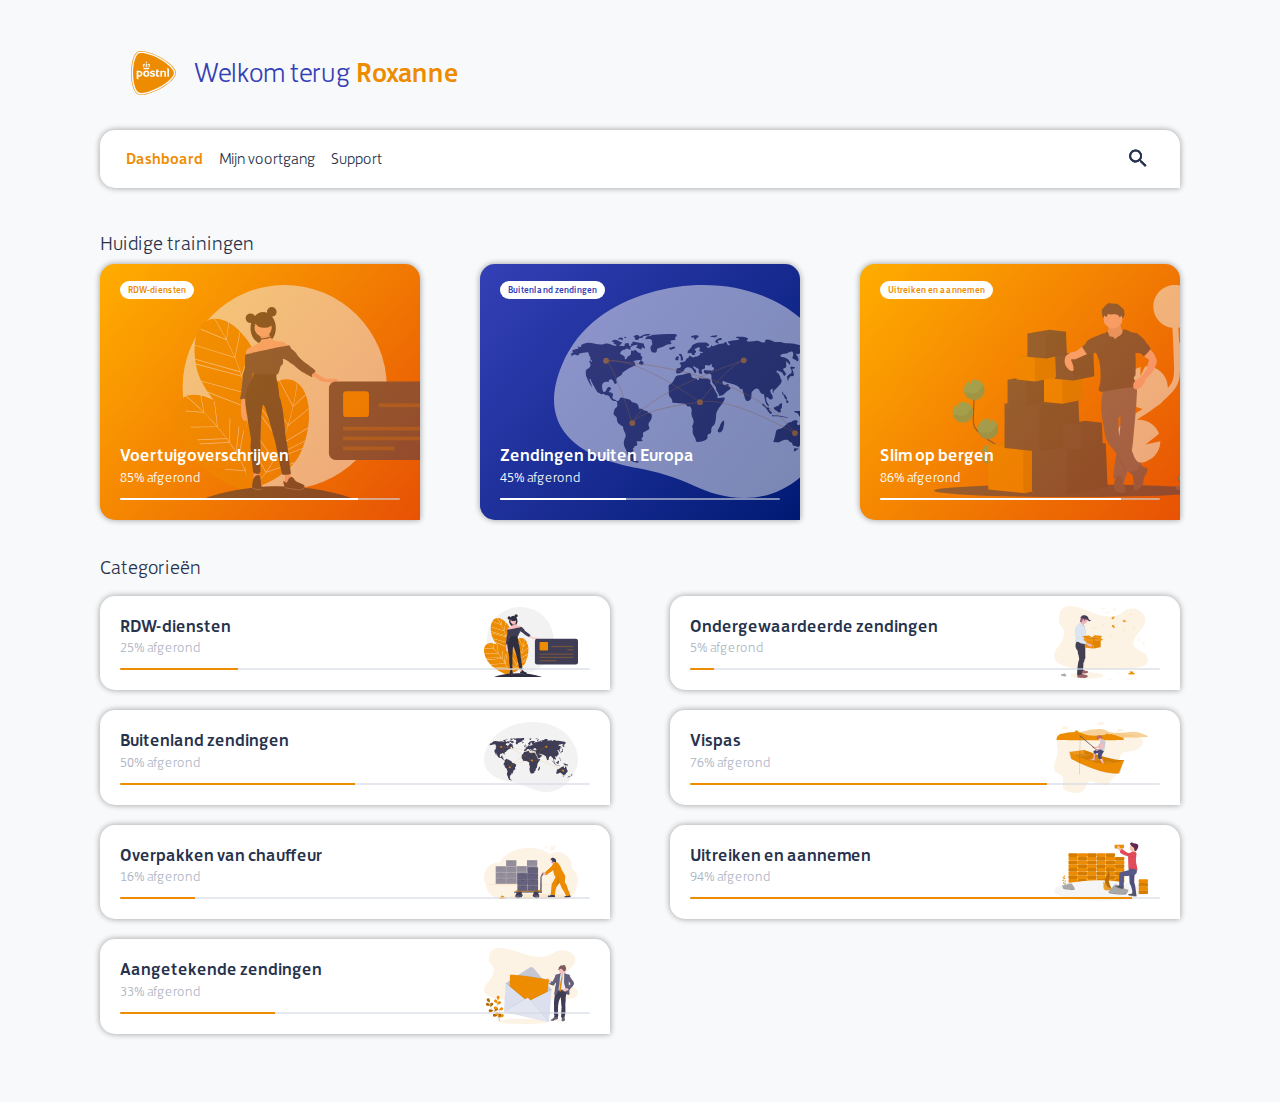
<file: 636/index.html>
<!doctype html>
<html lang="en">
<head>
  <meta charset="UTF-8">
  <meta name="viewport" content="width=device-width, user-scalable=no, initial-scale=1.0, maximum-scale=1.0, minimum-scale=1.0">
  <meta http-equiv="X-UA-Compatible" content="ie=edge">
  <title>Document</title>

  <link rel="stylesheet" href="./assets/css/application.min.css">
</head>
<body>
  <div class="container pt-5">

    <div class="d-flex justify-content-center justify-content-lg-start mb-4 ml-lg-5">
      <i class="icon icon-postnl-brand bg-primary mr-3"></i>
      <span class="h3 text--blue font-weight-light py-2">Welkom terug <span class="text--orange font-weight-normal">Roxanne</span></span>
    </div>

    <div class="row pnl-mobile__search d-lg-none">
      <div class="col-12">
        <div class="row">
          <div class="col">
            <div class="pnl-grid">
              <div class="pnl-card">
                <div class="card-body pnl-card__body">
                  <input type="text" class="form-control" placeholder="Zoeken...">
                </div>
              </div>
            </div>
          </div>
        </div>
      </div>
    </div>

    <div class="row pnl-mobile__search d-none d-lg-flex">
      <div class="col-12">
        <div class="row">
          <div class="col">
            <div class="pnl-grid">
              <div class="pnl-card">
                <div class="card-body pnl-card__body">
                  <nav class="navbar navbar-expand-lg navbar-light pnl-navbar flex-row p-0">
                    <div class="collapse navbar-collapse" id="navbarNav">
                      <ul class="navbar-nav">
                        <li class="nav-item active">
                          <a class="nav-link" href="#">Dashboard</a>
                        </li>
                        <li class="nav-item">
                          <a class="nav-link" href="#">Mijn voortgang</a>
                        </li>
                        <li class="nav-item">
                          <a class="nav-link" href="#">Support</a>
                        </li>
                      </ul>
                    </div>
                    <i class="icon icon-search bg--gray-dark"></i>
                  </nav>
                </div>
              </div>
            </div>
          </div>
        </div>
      </div>
    </div>

  </div>

  <div class="container">

    <div class="row">

      <div class="col pnl-col">
        <h5 class="font-weight-light text--gray-dark mt-4">Huidige trainingen</h5>
      </div>

    </div>

    <div class="row d-none d-lg-flex pb-3">
      <div class="col-12 col-lg-4">
        <div class="row">
          <div class="col">
            <div class="pnl-grid pnl-grid-featured">
              <div class="pnl-card gradient-orange">
                <div class="card-body pnl-card__body">
                  <div class="pnl-card__body-label"><span class="pnl-card__body-label--pill text--orange">RDW-diensten</span></div>
                  <h4 class="pnl-card__body-title">Voertuigoverschrijven</h4>
                  <p class="pnl-card__body-subtitle">85% afgerond</p>
                  <div class="progress pnl-card__body-progress">
                    <div class="progress-bar pnl-card__body-progress-bar" role="progressbar" style="width: 85%" aria-valuenow="85" aria-valuemin="0" aria-valuemax="100"></div>
                  </div>
                </div>
                <span class="illustration-identity"></span>
              </div>
            </div>
          </div>
        </div>
      </div>

      <div class="col-12 col-lg-4">
        <div class="row">
          <div class="col">
            <div class="pnl-grid pnl-grid-featured">
              <div class="pnl-card gradient-blue">
                <div class="card-body pnl-card__body">
                  <div class="pnl-card__body-label"><span class="pnl-card__body-label--pill text--blue">Buitenland zendingen</span></div>
                  <h4 class="pnl-card__body-title">Zendingen buiten Europa</h4>
                  <p class="pnl-card__body-subtitle">45% afgerond</p>
                  <div class="progress pnl-card__body-progress">
                    <div class="progress-bar pnl-card__body-progress-bar" role="progressbar" style="width: 45%" aria-valuenow="45" aria-valuemin="0" aria-valuemax="100"></div>
                  </div>
                </div>
                <span class="illustration-connected-world"></span>
              </div>
            </div>
          </div>
        </div>
      </div>

      <div class="col-12 col-lg-4">
        <div class="row">
          <div class="col">
            <div class="pnl-grid pnl-grid-featured">
              <div class="pnl-card gradient-orange">
                <div class="card-body pnl-card__body">
                  <div class="pnl-card__body-label"><span class="pnl-card__body-label--pill text--orange">Uitreiken en aannemen</span></div>
                  <h4 class="pnl-card__body-title">Slim op bergen</h4>
                  <p class="pnl-card__body-subtitle">86% afgerond</p>
                  <div class="progress pnl-card__body-progress">
                    <div class="progress-bar pnl-card__body-progress-bar" role="progressbar" style="width: 86%" aria-valuenow="86" aria-valuemin="0" aria-valuemax="100"></div>
                  </div>
                </div>
                <span class="illustration-deliveries"></span>
              </div>
            </div>
          </div>
        </div>
      </div>
    </div>

    <div class="row pnl-carousel d-lg-none">
      <div class="container">

        <div id="featured-carousel" class="carousel slide" data-ride="carousel">
          <ol class="carousel-indicators">
            <li data-target="#featured-carousel" data-slide-to="0" class="active"></li>
            <li data-target="#featured-carousel" data-slide-to="1"></li>
            <li data-target="#featured-carousel" data-slide-to="2"></li>
          </ol>
          <div class="carousel-inner pt-2 pb-4">

            <div class="carousel-item active">
              <div class="row">
                <div class="col-12 col-lg-6">
                  <div class="row">
                    <div class="col">
                      <div class="pnl-grid pnl-grid-featured">
                        <div class="pnl-card gradient-orange">
                          <div class="card-body pnl-card__body">
                            <div class="pnl-card__body-label"><span class="pnl-card__body-label--pill text--orange">RDW-diensten</span></div>
                            <h4 class="pnl-card__body-title">Voertuigoverschrijven</h4>
                            <p class="pnl-card__body-subtitle">85% afgerond</p>
                            <div class="progress pnl-card__body-progress">
                              <div class="progress-bar pnl-card__body-progress-bar" role="progressbar" style="width: 85%" aria-valuenow="85" aria-valuemin="0" aria-valuemax="100"></div>
                            </div>
                          </div>
                          <span class="illustration-identity"></span>
                        </div>
                      </div>
                    </div>
                  </div>
                </div>
              </div>
            </div>

            <div class="carousel-item">
              <div class="row">
                <div class="col-12 col-lg-6">
                  <div class="row">
                    <div class="col">
                      <div class="pnl-grid pnl-grid-featured">
                        <div class="pnl-card gradient-blue">
                          <div class="card-body pnl-card__body">
                            <div class="pnl-card__body-label"><span class="pnl-card__body-label--pill text--blue">Buitenland zendingen</span></div>
                            <h4 class="pnl-card__body-title">Zendingen buiten Europa</h4>
                            <p class="pnl-card__body-subtitle">45% afgerond</p>
                            <div class="progress pnl-card__body-progress">
                              <div class="progress-bar pnl-card__body-progress-bar" role="progressbar" style="width: 45%" aria-valuenow="45" aria-valuemin="0" aria-valuemax="100"></div>
                            </div>
                          </div>
                          <span class="illustration-connected-world"></span>
                        </div>
                      </div>
                    </div>
                  </div>
                </div>
              </div>
            </div>

            <div class="carousel-item">
              <div class="row">
                <div class="col-12 col-lg-6">
                  <div class="row">
                    <div class="col">
                      <div class="pnl-grid pnl-grid-featured">
                        <div class="pnl-card gradient-orange">
                          <div class="card-body pnl-card__body">
                            <div class="pnl-card__body-label"><span class="pnl-card__body-label--pill text--orange">Uitreiken en aannemen</span></div>
                            <h4 class="pnl-card__body-title">Slim op bergen</h4>
                            <p class="pnl-card__body-subtitle">86% afgerond</p>
                            <div class="progress pnl-card__body-progress">
                              <div class="progress-bar pnl-card__body-progress-bar" role="progressbar" style="width: 86%" aria-valuenow="86" aria-valuemin="0" aria-valuemax="100"></div>
                            </div>
                          </div>
                          <span class="illustration-deliveries"></span>
                        </div>
                      </div>
                    </div>
                  </div>
                </div>
              </div>
            </div>

          </div>
        </div>

      </div>
    </div>

  </div>
  <div class="container mb-5">

    <div class="row">

      <div class="col-12 pnl-col">
        <h5 class="font-weight-light text--gray-dark mb-3">Categorieën</h5>
      </div>

      <div class="col-12 col-lg-6">
        <div class="row">
          <div class="col">
            <div class="pnl-grid">
              <div class="pnl-card">
                <div class="card-body pnl-card__body">
                  <h4 class="pnl-card__body-title">RDW-diensten</h4>
                  <p class="pnl-card__body-subtitle">25% afgerond</p>
                  <div class="progress pnl-card__body-progress">
                    <div class="progress-bar pnl-card__body-progress-bar" role="progressbar" style="width: 25%" aria-valuenow="25" aria-valuemin="0" aria-valuemax="100"></div>
                  </div>
                </div>
                <span class="illustration-identity"></span>
              </div>
            </div>
          </div>
        </div>
      </div>

      <div class="col-12 col-lg-6">
        <div class="row">
          <div class="col">
            <div class="pnl-grid">
              <div class="pnl-card">
                <div class="card-body pnl-card__body">
                  <h4 class="pnl-card__body-title">Ondergewaardeerde zendingen</h4>
                  <p class="pnl-card__body-subtitle">5% afgerond</p>
                  <div class="progress pnl-card__body-progress">
                    <div class="progress-bar pnl-card__body-progress-bar" role="progressbar" style="width: 5%" aria-valuenow="5" aria-valuemin="0" aria-valuemax="100"></div>
                  </div>
                </div>
                <div class="illustration-empty"></div>
              </div>
            </div>
          </div>
        </div>
      </div>

      <div class="col-12 col-lg-6">
        <div class="row">
          <div class="col">
            <div class="pnl-grid">
              <div class="pnl-card">
                <div class="card-body pnl-card__body">
                  <h4 class="pnl-card__body-title">Buitenland zendingen</h4>
                  <p class="pnl-card__body-subtitle">50% afgerond</p>
                  <div class="progress pnl-card__body-progress">
                    <div class="progress-bar pnl-card__body-progress-bar" role="progressbar" style="width: 50%" aria-valuenow="50" aria-valuemin="0" aria-valuemax="100"></div>
                  </div>
                </div>
                <div class="illustration-connected-world"></div>
              </div>
            </div>
          </div>
        </div>
      </div>

      <div class="col-12 col-lg-6">
        <div class="row">
          <div class="col">
            <div class="pnl-grid">
              <div class="pnl-card">
                <div class="card-body pnl-card__body">
                  <h4 class="pnl-card__body-title">Vispas</h4>
                  <p class="pnl-card__body-subtitle">76% afgerond</p>
                  <div class="progress pnl-card__body-progress">
                    <div class="progress-bar pnl-card__body-progress-bar" role="progressbar" style="width: 76%" aria-valuenow=""76 aria-valuemin="0" aria-valuemax="100"></div>
                  </div>
                </div>
                <div class="illustration-fishing"></div>
              </div>
            </div>
          </div>
        </div>
      </div>

      <div class="col-12 col-lg-6">
        <div class="row">
          <div class="col">
            <div class="pnl-grid">
              <div class="pnl-card">
                <div class="card-body pnl-card__body">
                  <h4 class="pnl-card__body-title">Overpakken van chauffeur</h4>
                  <p class="pnl-card__body-subtitle">16% afgerond</p>
                  <div class="progress pnl-card__body-progress">
                    <div class="progress-bar pnl-card__body-progress-bar" role="progressbar" style="width: 16%" aria-valuenow="16" aria-valuemin="0" aria-valuemax="100"></div>
                  </div>
                </div>
                <div class="illustration-logistics"></div>
              </div>
            </div>
          </div>
        </div>
      </div>

      <div class="col-12 col-lg-6">
        <div class="row">
          <div class="col">
            <div class="pnl-grid">
              <div class="pnl-card">
                <div class="card-body pnl-card__body">
                  <h4 class="pnl-card__body-title">Uitreiken en aannemen</h4>
                  <p class="pnl-card__body-subtitle">94% afgerond</p>
                  <div class="progress pnl-card__body-progress">
                    <div class="progress-bar pnl-card__body-progress-bar" role="progressbar" style="width: 94%" aria-valuenow="94" aria-valuemin="0" aria-valuemax="100"></div>
                  </div>
                </div>
                <div class="illustration-stacking-packages"></div>
              </div>
            </div>
          </div>
        </div>
      </div>

      <div class="col-12 col-lg-6">
        <div class="row">
          <div class="col">
            <div class="pnl-grid">
              <div class="pnl-card">
                <div class="card-body pnl-card__body">
                  <h4 class="pnl-card__body-title">Aangetekende zendingen</h4>
                  <p class="pnl-card__body-subtitle">33% afgerond</p>
                  <div class="progress pnl-card__body-progress">
                    <div class="progress-bar pnl-card__body-progress-bar" role="progressbar" style="width: 33%" aria-valuenow="33" aria-valuemin="0" aria-valuemax="100"></div>
                  </div>
                </div>
                <div class="illustration-envelope"></div>
              </div>
            </div>
          </div>
        </div>
      </div>


    </div>
  </div>
  <div class="pnl-mobile__navbar">
    <div class="pnl-mobile__nav">
      <span class="pnl-mobile__nav-item active">
        <a href="#">
          <i class="icon icon-dashboard"></i>
          Dashboard
        </a>
      </span>
      <span class="pnl-mobile__nav-item">
        <a href="#">
          <i class="icon icon-score"></i>
        </a>
      </span>
      <span class="pnl-mobile__nav-item">
        <a href="#">
          <i class="icon icon-support"></i>
        </a>
      </span>
      <span class="pnl-mobile__nav-item">
        <a href="#">
          <i class="icon icon-settings"></i>
        </a>
      </span>
    </div>
  </div>
</body>
<script src="https://code.jquery.com/jquery-3.4.1.min.js"></script>
<script src="https://cdnjs.cloudflare.com/ajax/libs/popper.js/1.14.7/umd/popper.min.js"></script>
<script src="https://stackpath.bootstrapcdn.com/bootstrap/4.3.1/js/bootstrap.min.js"></script>
</html>
</file>
<file: 636/assets/css/application.min.css>
*,*::before,*::after{-webkit-box-sizing:border-box;box-sizing:border-box}html{font-family:sans-serif;line-height:1.15;-webkit-text-size-adjust:100%;-webkit-tap-highlight-color:rgba(0,0,0,0)}article,aside,figcaption,figure,footer,header,hgroup,main,nav,section{display:block}body{margin:0;font-family:"PostNL Sans-serif",-apple-system,BlinkMacSystemFont,"Segoe UI",Roboto,"Helvetica Neue",Arial,sans-serif,"Apple Color Emoji","Segoe UI Emoji","Segoe UI Symbol";font-size:1rem;font-weight:400;line-height:1.5;color:#212529;text-align:left;background-color:#f8f9fa}[tabindex="-1"]:focus{outline:0 !important}hr{-webkit-box-sizing:content-box;box-sizing:content-box;height:0;overflow:visible}h1,h2,h3,h4,h5,h6{margin-top:0;margin-bottom:.5rem}p{margin-top:0;margin-bottom:1rem}abbr[title],abbr[data-original-title]{text-decoration:underline;text-decoration:underline dotted;cursor:help;border-bottom:0;text-decoration-skip-ink:none}address{margin-bottom:1rem;font-style:normal;line-height:inherit}ol,ul,dl{margin-top:0;margin-bottom:1rem}ol ol,ul ul,ol ul,ul ol{margin-bottom:0}dt{font-weight:700}dd{margin-bottom:.5rem;margin-left:0}blockquote{margin:0 0 1rem}b,strong{font-weight:bolder}small{font-size:80%}sub,sup{position:relative;font-size:75%;line-height:0;vertical-align:baseline}sub{bottom:-.25em}sup{top:-.5em}a{color:#ed8c00;text-decoration:none;background-color:transparent}a:hover{color:#ffa421;text-decoration:underline}a:not([href]):not([tabindex]){color:inherit;text-decoration:none}a:not([href]):not([tabindex]):hover,a:not([href]):not([tabindex]):focus{color:inherit;text-decoration:none}a:not([href]):not([tabindex]):focus{outline:0}pre,code,kbd,samp{font-family:SFMono-Regular,Menlo,Monaco,Consolas,"Liberation Mono","Courier New",monospace;font-size:1em}pre{margin-top:0;margin-bottom:1rem;overflow:auto}figure{margin:0 0 1rem}img{vertical-align:middle;border-style:none}svg{overflow:hidden;vertical-align:middle}table{border-collapse:collapse}caption{padding-top:.75rem;padding-bottom:.75rem;color:#6c757d;text-align:left;caption-side:bottom}th{text-align:inherit}label{display:inline-block;margin-bottom:.5rem}button{border-radius:0}button:focus{outline:1px dotted;outline:5px auto -webkit-focus-ring-color}input,button,select,optgroup,textarea{margin:0;font-family:inherit;font-size:inherit;line-height:inherit}button,input{overflow:visible}button,select{text-transform:none}select{word-wrap:normal}button,[type="button"],[type="reset"],[type="submit"]{-webkit-appearance:button}button:not(:disabled),[type="button"]:not(:disabled),[type="reset"]:not(:disabled),[type="submit"]:not(:disabled){cursor:pointer}button::-moz-focus-inner,[type="button"]::-moz-focus-inner,[type="reset"]::-moz-focus-inner,[type="submit"]::-moz-focus-inner{padding:0;border-style:none}input[type="radio"],input[type="checkbox"]{-webkit-box-sizing:border-box;box-sizing:border-box;padding:0}input[type="date"],input[type="time"],input[type="datetime-local"],input[type="month"]{-webkit-appearance:listbox}textarea{overflow:auto;resize:vertical}fieldset{min-width:0;padding:0;margin:0;border:0}legend{display:block;width:100%;max-width:100%;padding:0;margin-bottom:.5rem;font-size:1.5rem;line-height:inherit;color:inherit;white-space:normal}progress{vertical-align:baseline}[type="number"]::-webkit-inner-spin-button,[type="number"]::-webkit-outer-spin-button{height:auto}[type="search"]{outline-offset:-2px;-webkit-appearance:none}[type="search"]::-webkit-search-decoration{-webkit-appearance:none}::-webkit-file-upload-button{font:inherit;-webkit-appearance:button}output{display:inline-block}summary{display:list-item;cursor:pointer}template{display:none}[hidden]{display:none !important}h1,h2,h3,h4,h5,h6,.h1,.h2,.h3,.h4,.h5,.h6{margin-bottom:.5rem;font-family:"PostNL Sans-serif",-apple-system,BlinkMacSystemFont,"Segoe UI",Roboto,"Helvetica Neue",Arial,sans-serif,"Apple Color Emoji","Segoe UI Emoji","Segoe UI Symbol";font-weight:700;line-height:1.2;color:#ed8c00}h1,.h1{font-size:2.5rem}h2,.h2{font-size:2rem}h3,.h3{font-size:1.75rem}h4,.h4{font-size:1.5rem}h5,.h5{font-size:1.25rem}h6,.h6{font-size:1rem}.lead{font-size:1.25rem;font-weight:300}.display-1{font-size:6rem;font-weight:300;line-height:1.2}.display-2{font-size:5.5rem;font-weight:300;line-height:1.2}.display-3{font-size:4.5rem;font-weight:300;line-height:1.2}.display-4{font-size:3.5rem;font-weight:300;line-height:1.2}hr{margin-top:1rem;margin-bottom:1rem;border:0;border-top:1px solid rgba(0,0,0,0.1)}small,.small{font-size:80%;font-weight:400}mark,.mark{padding:.2em;background-color:#fcf8e3}.list-unstyled{padding-left:0;list-style:none}.list-inline{padding-left:0;list-style:none}.list-inline-item{display:inline-block}.list-inline-item:not(:last-child){margin-right:.5rem}.initialism{font-size:90%;text-transform:uppercase}.blockquote{margin-bottom:1rem;font-size:1.25rem}.blockquote-footer{display:block;font-size:80%;color:#6c757d}.blockquote-footer::before{content:"\2014\00A0"}.img-fluid{max-width:100%;height:auto}.img-thumbnail{padding:.25rem;background-color:#f8f9fa;border:1px solid #dee2e6;border-radius:.25rem;max-width:100%;height:auto}.figure{display:inline-block}.figure-img{margin-bottom:.5rem;line-height:1}.figure-caption{font-size:90%;color:#6c757d}code{font-size:87.5%;color:#e83e8c;word-break:break-word}a>code{color:inherit}kbd{padding:.2rem .4rem;font-size:87.5%;color:#fff;background-color:#212529;border-radius:.2rem}kbd kbd{padding:0;font-size:100%;font-weight:700}pre{display:block;font-size:87.5%;color:#212529}pre code{font-size:inherit;color:inherit;word-break:normal}.pre-scrollable{max-height:340px;overflow-y:scroll}.container{width:100%;padding-right:.625rem;padding-left:.625rem;margin-right:auto;margin-left:auto;max-width:1360px}@media (min-width: 576px){.container{max-width:540px}}@media (min-width: 768px){.container{max-width:720px}}@media (min-width: 992px){.container{max-width:960px}}@media (min-width: 1200px){.container{max-width:1140px}}.container-fluid{width:100%;padding-right:.625rem;padding-left:.625rem;margin-right:auto;margin-left:auto}.row{display:-webkit-box;display:flex;flex-wrap:wrap;margin-right:-.625rem;margin-left:-.625rem}.no-gutters{margin-right:0;margin-left:0}.no-gutters>.col,.no-gutters>[class*="col-"]{padding-right:0;padding-left:0}.col-1,.col-2,.col-3,.col-4,.col-5,.col-6,.col-7,.col-8,.col-9,.col-10,.col-11,.col-12,.col,.col-auto,.col-sm-1,.col-sm-2,.col-sm-3,.col-sm-4,.col-sm-5,.col-sm-6,.col-sm-7,.col-sm-8,.col-sm-9,.col-sm-10,.col-sm-11,.col-sm-12,.col-sm,.col-sm-auto,.col-md-1,.col-md-2,.col-md-3,.col-md-4,.col-md-5,.col-md-6,.col-md-7,.col-md-8,.col-md-9,.col-md-10,.col-md-11,.col-md-12,.col-md,.col-md-auto,.col-lg-1,.col-lg-2,.col-lg-3,.col-lg-4,.col-lg-5,.col-lg-6,.col-lg-7,.col-lg-8,.col-lg-9,.col-lg-10,.col-lg-11,.col-lg-12,.col-lg,.col-lg-auto,.col-xl-1,.col-xl-2,.col-xl-3,.col-xl-4,.col-xl-5,.col-xl-6,.col-xl-7,.col-xl-8,.col-xl-9,.col-xl-10,.col-xl-11,.col-xl-12,.col-xl,.col-xl-auto{position:relative;width:100%;padding-right:.625rem;padding-left:.625rem}.col{flex-basis:0;-webkit-box-flex:1;flex-grow:1;max-width:100%}.col-auto{-webkit-box-flex:0;flex:0 0 auto;width:auto;max-width:100%}.col-1{-webkit-box-flex:0;flex:0 0 8.33333333%;max-width:8.33333333%}.col-2{-webkit-box-flex:0;flex:0 0 16.66666667%;max-width:16.66666667%}.col-3{-webkit-box-flex:0;flex:0 0 25%;max-width:25%}.col-4{-webkit-box-flex:0;flex:0 0 33.33333333%;max-width:33.33333333%}.col-5{-webkit-box-flex:0;flex:0 0 41.66666667%;max-width:41.66666667%}.col-6{-webkit-box-flex:0;flex:0 0 50%;max-width:50%}.col-7{-webkit-box-flex:0;flex:0 0 58.33333333%;max-width:58.33333333%}.col-8{-webkit-box-flex:0;flex:0 0 66.66666667%;max-width:66.66666667%}.col-9{-webkit-box-flex:0;flex:0 0 75%;max-width:75%}.col-10{-webkit-box-flex:0;flex:0 0 83.33333333%;max-width:83.33333333%}.col-11{-webkit-box-flex:0;flex:0 0 91.66666667%;max-width:91.66666667%}.col-12{-webkit-box-flex:0;flex:0 0 100%;max-width:100%}.order-first{-webkit-box-ordinal-group:0;order:-1}.order-last{-webkit-box-ordinal-group:14;order:13}.order-0{-webkit-box-ordinal-group:1;order:0}.order-1{-webkit-box-ordinal-group:2;order:1}.order-2{-webkit-box-ordinal-group:3;order:2}.order-3{-webkit-box-ordinal-group:4;order:3}.order-4{-webkit-box-ordinal-group:5;order:4}.order-5{-webkit-box-ordinal-group:6;order:5}.order-6{-webkit-box-ordinal-group:7;order:6}.order-7{-webkit-box-ordinal-group:8;order:7}.order-8{-webkit-box-ordinal-group:9;order:8}.order-9{-webkit-box-ordinal-group:10;order:9}.order-10{-webkit-box-ordinal-group:11;order:10}.order-11{-webkit-box-ordinal-group:12;order:11}.order-12{-webkit-box-ordinal-group:13;order:12}.offset-1{margin-left:8.33333333%}.offset-2{margin-left:16.66666667%}.offset-3{margin-left:25%}.offset-4{margin-left:33.33333333%}.offset-5{margin-left:41.66666667%}.offset-6{margin-left:50%}.offset-7{margin-left:58.33333333%}.offset-8{margin-left:66.66666667%}.offset-9{margin-left:75%}.offset-10{margin-left:83.33333333%}.offset-11{margin-left:91.66666667%}@media (min-width: 576px){.col-sm{flex-basis:0;-webkit-box-flex:1;flex-grow:1;max-width:100%}.col-sm-auto{-webkit-box-flex:0;flex:0 0 auto;width:auto;max-width:100%}.col-sm-1{-webkit-box-flex:0;flex:0 0 8.33333333%;max-width:8.33333333%}.col-sm-2{-webkit-box-flex:0;flex:0 0 16.66666667%;max-width:16.66666667%}.col-sm-3{-webkit-box-flex:0;flex:0 0 25%;max-width:25%}.col-sm-4{-webkit-box-flex:0;flex:0 0 33.33333333%;max-width:33.33333333%}.col-sm-5{-webkit-box-flex:0;flex:0 0 41.66666667%;max-width:41.66666667%}.col-sm-6{-webkit-box-flex:0;flex:0 0 50%;max-width:50%}.col-sm-7{-webkit-box-flex:0;flex:0 0 58.33333333%;max-width:58.33333333%}.col-sm-8{-webkit-box-flex:0;flex:0 0 66.66666667%;max-width:66.66666667%}.col-sm-9{-webkit-box-flex:0;flex:0 0 75%;max-width:75%}.col-sm-10{-webkit-box-flex:0;flex:0 0 83.33333333%;max-width:83.33333333%}.col-sm-11{-webkit-box-flex:0;flex:0 0 91.66666667%;max-width:91.66666667%}.col-sm-12{-webkit-box-flex:0;flex:0 0 100%;max-width:100%}.order-sm-first{-webkit-box-ordinal-group:0;order:-1}.order-sm-last{-webkit-box-ordinal-group:14;order:13}.order-sm-0{-webkit-box-ordinal-group:1;order:0}.order-sm-1{-webkit-box-ordinal-group:2;order:1}.order-sm-2{-webkit-box-ordinal-group:3;order:2}.order-sm-3{-webkit-box-ordinal-group:4;order:3}.order-sm-4{-webkit-box-ordinal-group:5;order:4}.order-sm-5{-webkit-box-ordinal-group:6;order:5}.order-sm-6{-webkit-box-ordinal-group:7;order:6}.order-sm-7{-webkit-box-ordinal-group:8;order:7}.order-sm-8{-webkit-box-ordinal-group:9;order:8}.order-sm-9{-webkit-box-ordinal-group:10;order:9}.order-sm-10{-webkit-box-ordinal-group:11;order:10}.order-sm-11{-webkit-box-ordinal-group:12;order:11}.order-sm-12{-webkit-box-ordinal-group:13;order:12}.offset-sm-0{margin-left:0}.offset-sm-1{margin-left:8.33333333%}.offset-sm-2{margin-left:16.66666667%}.offset-sm-3{margin-left:25%}.offset-sm-4{margin-left:33.33333333%}.offset-sm-5{margin-left:41.66666667%}.offset-sm-6{margin-left:50%}.offset-sm-7{margin-left:58.33333333%}.offset-sm-8{margin-left:66.66666667%}.offset-sm-9{margin-left:75%}.offset-sm-10{margin-left:83.33333333%}.offset-sm-11{margin-left:91.66666667%}}@media (min-width: 768px){.col-md{flex-basis:0;-webkit-box-flex:1;flex-grow:1;max-width:100%}.col-md-auto{-webkit-box-flex:0;flex:0 0 auto;width:auto;max-width:100%}.col-md-1{-webkit-box-flex:0;flex:0 0 8.33333333%;max-width:8.33333333%}.col-md-2{-webkit-box-flex:0;flex:0 0 16.66666667%;max-width:16.66666667%}.col-md-3{-webkit-box-flex:0;flex:0 0 25%;max-width:25%}.col-md-4{-webkit-box-flex:0;flex:0 0 33.33333333%;max-width:33.33333333%}.col-md-5{-webkit-box-flex:0;flex:0 0 41.66666667%;max-width:41.66666667%}.col-md-6{-webkit-box-flex:0;flex:0 0 50%;max-width:50%}.col-md-7{-webkit-box-flex:0;flex:0 0 58.33333333%;max-width:58.33333333%}.col-md-8{-webkit-box-flex:0;flex:0 0 66.66666667%;max-width:66.66666667%}.col-md-9{-webkit-box-flex:0;flex:0 0 75%;max-width:75%}.col-md-10{-webkit-box-flex:0;flex:0 0 83.33333333%;max-width:83.33333333%}.col-md-11{-webkit-box-flex:0;flex:0 0 91.66666667%;max-width:91.66666667%}.col-md-12{-webkit-box-flex:0;flex:0 0 100%;max-width:100%}.order-md-first{-webkit-box-ordinal-group:0;order:-1}.order-md-last{-webkit-box-ordinal-group:14;order:13}.order-md-0{-webkit-box-ordinal-group:1;order:0}.order-md-1{-webkit-box-ordinal-group:2;order:1}.order-md-2{-webkit-box-ordinal-group:3;order:2}.order-md-3{-webkit-box-ordinal-group:4;order:3}.order-md-4{-webkit-box-ordinal-group:5;order:4}.order-md-5{-webkit-box-ordinal-group:6;order:5}.order-md-6{-webkit-box-ordinal-group:7;order:6}.order-md-7{-webkit-box-ordinal-group:8;order:7}.order-md-8{-webkit-box-ordinal-group:9;order:8}.order-md-9{-webkit-box-ordinal-group:10;order:9}.order-md-10{-webkit-box-ordinal-group:11;order:10}.order-md-11{-webkit-box-ordinal-group:12;order:11}.order-md-12{-webkit-box-ordinal-group:13;order:12}.offset-md-0{margin-left:0}.offset-md-1{margin-left:8.33333333%}.offset-md-2{margin-left:16.66666667%}.offset-md-3{margin-left:25%}.offset-md-4{margin-left:33.33333333%}.offset-md-5{margin-left:41.66666667%}.offset-md-6{margin-left:50%}.offset-md-7{margin-left:58.33333333%}.offset-md-8{margin-left:66.66666667%}.offset-md-9{margin-left:75%}.offset-md-10{margin-left:83.33333333%}.offset-md-11{margin-left:91.66666667%}}@media (min-width: 992px){.col-lg{flex-basis:0;-webkit-box-flex:1;flex-grow:1;max-width:100%}.col-lg-auto{-webkit-box-flex:0;flex:0 0 auto;width:auto;max-width:100%}.col-lg-1{-webkit-box-flex:0;flex:0 0 8.33333333%;max-width:8.33333333%}.col-lg-2{-webkit-box-flex:0;flex:0 0 16.66666667%;max-width:16.66666667%}.col-lg-3{-webkit-box-flex:0;flex:0 0 25%;max-width:25%}.col-lg-4{-webkit-box-flex:0;flex:0 0 33.33333333%;max-width:33.33333333%}.col-lg-5{-webkit-box-flex:0;flex:0 0 41.66666667%;max-width:41.66666667%}.col-lg-6{-webkit-box-flex:0;flex:0 0 50%;max-width:50%}.col-lg-7{-webkit-box-flex:0;flex:0 0 58.33333333%;max-width:58.33333333%}.col-lg-8{-webkit-box-flex:0;flex:0 0 66.66666667%;max-width:66.66666667%}.col-lg-9{-webkit-box-flex:0;flex:0 0 75%;max-width:75%}.col-lg-10{-webkit-box-flex:0;flex:0 0 83.33333333%;max-width:83.33333333%}.col-lg-11{-webkit-box-flex:0;flex:0 0 91.66666667%;max-width:91.66666667%}.col-lg-12{-webkit-box-flex:0;flex:0 0 100%;max-width:100%}.order-lg-first{-webkit-box-ordinal-group:0;order:-1}.order-lg-last{-webkit-box-ordinal-group:14;order:13}.order-lg-0{-webkit-box-ordinal-group:1;order:0}.order-lg-1{-webkit-box-ordinal-group:2;order:1}.order-lg-2{-webkit-box-ordinal-group:3;order:2}.order-lg-3{-webkit-box-ordinal-group:4;order:3}.order-lg-4{-webkit-box-ordinal-group:5;order:4}.order-lg-5{-webkit-box-ordinal-group:6;order:5}.order-lg-6{-webkit-box-ordinal-group:7;order:6}.order-lg-7{-webkit-box-ordinal-group:8;order:7}.order-lg-8{-webkit-box-ordinal-group:9;order:8}.order-lg-9{-webkit-box-ordinal-group:10;order:9}.order-lg-10{-webkit-box-ordinal-group:11;order:10}.order-lg-11{-webkit-box-ordinal-group:12;order:11}.order-lg-12{-webkit-box-ordinal-group:13;order:12}.offset-lg-0{margin-left:0}.offset-lg-1{margin-left:8.33333333%}.offset-lg-2{margin-left:16.66666667%}.offset-lg-3{margin-left:25%}.offset-lg-4{margin-left:33.33333333%}.offset-lg-5{margin-left:41.66666667%}.offset-lg-6{margin-left:50%}.offset-lg-7{margin-left:58.33333333%}.offset-lg-8{margin-left:66.66666667%}.offset-lg-9{margin-left:75%}.offset-lg-10{margin-left:83.33333333%}.offset-lg-11{margin-left:91.66666667%}}@media (min-width: 1200px){.col-xl{flex-basis:0;-webkit-box-flex:1;flex-grow:1;max-width:100%}.col-xl-auto{-webkit-box-flex:0;flex:0 0 auto;width:auto;max-width:100%}.col-xl-1{-webkit-box-flex:0;flex:0 0 8.33333333%;max-width:8.33333333%}.col-xl-2{-webkit-box-flex:0;flex:0 0 16.66666667%;max-width:16.66666667%}.col-xl-3{-webkit-box-flex:0;flex:0 0 25%;max-width:25%}.col-xl-4{-webkit-box-flex:0;flex:0 0 33.33333333%;max-width:33.33333333%}.col-xl-5{-webkit-box-flex:0;flex:0 0 41.66666667%;max-width:41.66666667%}.col-xl-6{-webkit-box-flex:0;flex:0 0 50%;max-width:50%}.col-xl-7{-webkit-box-flex:0;flex:0 0 58.33333333%;max-width:58.33333333%}.col-xl-8{-webkit-box-flex:0;flex:0 0 66.66666667%;max-width:66.66666667%}.col-xl-9{-webkit-box-flex:0;flex:0 0 75%;max-width:75%}.col-xl-10{-webkit-box-flex:0;flex:0 0 83.33333333%;max-width:83.33333333%}.col-xl-11{-webkit-box-flex:0;flex:0 0 91.66666667%;max-width:91.66666667%}.col-xl-12{-webkit-box-flex:0;flex:0 0 100%;max-width:100%}.order-xl-first{-webkit-box-ordinal-group:0;order:-1}.order-xl-last{-webkit-box-ordinal-group:14;order:13}.order-xl-0{-webkit-box-ordinal-group:1;order:0}.order-xl-1{-webkit-box-ordinal-group:2;order:1}.order-xl-2{-webkit-box-ordinal-group:3;order:2}.order-xl-3{-webkit-box-ordinal-group:4;order:3}.order-xl-4{-webkit-box-ordinal-group:5;order:4}.order-xl-5{-webkit-box-ordinal-group:6;order:5}.order-xl-6{-webkit-box-ordinal-group:7;order:6}.order-xl-7{-webkit-box-ordinal-group:8;order:7}.order-xl-8{-webkit-box-ordinal-group:9;order:8}.order-xl-9{-webkit-box-ordinal-group:10;order:9}.order-xl-10{-webkit-box-ordinal-group:11;order:10}.order-xl-11{-webkit-box-ordinal-group:12;order:11}.order-xl-12{-webkit-box-ordinal-group:13;order:12}.offset-xl-0{margin-left:0}.offset-xl-1{margin-left:8.33333333%}.offset-xl-2{margin-left:16.66666667%}.offset-xl-3{margin-left:25%}.offset-xl-4{margin-left:33.33333333%}.offset-xl-5{margin-left:41.66666667%}.offset-xl-6{margin-left:50%}.offset-xl-7{margin-left:58.33333333%}.offset-xl-8{margin-left:66.66666667%}.offset-xl-9{margin-left:75%}.offset-xl-10{margin-left:83.33333333%}.offset-xl-11{margin-left:91.66666667%}}.table{width:100%;margin-bottom:1rem;color:#212529}.table th,.table td{padding:.75rem;vertical-align:top;border-top:1px solid #dee2e6}.table thead th{vertical-align:bottom;border-bottom:2px solid #dee2e6}.table tbody+tbody{border-top:2px solid #dee2e6}.table-sm th,.table-sm td{padding:.3rem}.table-bordered{border:1px solid #dee2e6}.table-bordered th,.table-bordered td{border:1px solid #dee2e6}.table-bordered thead th,.table-bordered thead td{border-bottom-width:2px}.table-borderless th,.table-borderless td,.table-borderless thead th,.table-borderless tbody+tbody{border:0}.table-striped tbody tr:nth-of-type(odd){background-color:rgba(0,0,0,0.05)}.table-hover tbody tr:hover{color:#212529;background-color:rgba(0,0,0,0.075)}.table-primary,.table-primary>th,.table-primary>td{background-color:#fadfb8}.table-primary th,.table-primary td,.table-primary thead th,.table-primary tbody+tbody{border-color:#f6c37a}.table-hover .table-primary:hover{background-color:#f8d4a0}.table-hover .table-primary:hover>td,.table-hover .table-primary:hover>th{background-color:#f8d4a0}.table-secondary,.table-secondary>th,.table-secondary>td{background-color:#c6caeb}.table-secondary th,.table-secondary td,.table-secondary thead th,.table-secondary tbody+tbody{border-color:#959cd9}.table-hover .table-secondary:hover{background-color:#b3b8e4}.table-hover .table-secondary:hover>td,.table-hover .table-secondary:hover>th{background-color:#b3b8e4}.table-success,.table-success>th,.table-success>td{background-color:#c3e6cb}.table-success th,.table-success td,.table-success thead th,.table-success tbody+tbody{border-color:#8fd19e}.table-hover .table-success:hover{background-color:#b1dfbb}.table-hover .table-success:hover>td,.table-hover .table-success:hover>th{background-color:#b1dfbb}.table-info,.table-info>th,.table-info>td{background-color:#bee5eb}.table-info th,.table-info td,.table-info thead th,.table-info tbody+tbody{border-color:#86cfda}.table-hover .table-info:hover{background-color:#abdde5}.table-hover .table-info:hover>td,.table-hover .table-info:hover>th{background-color:#abdde5}.table-warning,.table-warning>th,.table-warning>td{background-color:#ffeeba}.table-warning th,.table-warning td,.table-warning thead th,.table-warning tbody+tbody{border-color:#ffdf7e}.table-hover .table-warning:hover{background-color:#ffe8a1}.table-hover .table-warning:hover>td,.table-hover .table-warning:hover>th{background-color:#ffe8a1}.table-danger,.table-danger>th,.table-danger>td{background-color:#f5c6cb}.table-danger th,.table-danger td,.table-danger thead th,.table-danger tbody+tbody{border-color:#ed969e}.table-hover .table-danger:hover{background-color:#f1b0b7}.table-hover .table-danger:hover>td,.table-hover .table-danger:hover>th{background-color:#f1b0b7}.table-light,.table-light>th,.table-light>td{background-color:#fdfdfe}.table-light th,.table-light td,.table-light thead th,.table-light tbody+tbody{border-color:#fbfcfc}.table-hover .table-light:hover{background-color:#ececf6}.table-hover .table-light:hover>td,.table-hover .table-light:hover>th{background-color:#ececf6}.table-dark,.table-dark>th,.table-dark>td{background-color:#c6c8ca}.table-dark th,.table-dark td,.table-dark thead th,.table-dark tbody+tbody{border-color:#95999c}.table-hover .table-dark:hover{background-color:#b9bbbe}.table-hover .table-dark:hover>td,.table-hover .table-dark:hover>th{background-color:#b9bbbe}.table-active,.table-active>th,.table-active>td{background-color:rgba(0,0,0,0.075)}.table-hover .table-active:hover{background-color:rgba(0,0,0,0.075)}.table-hover .table-active:hover>td,.table-hover .table-active:hover>th{background-color:rgba(0,0,0,0.075)}.table .thead-dark th{color:#fff;background-color:#343a40;border-color:#454d55}.table .thead-light th{color:#495057;background-color:#e9ecef;border-color:#dee2e6}.table-dark{color:#fff;background-color:#343a40}.table-dark th,.table-dark td,.table-dark thead th{border-color:#454d55}.table-dark.table-bordered{border:0}.table-dark.table-striped tbody tr:nth-of-type(odd){background-color:rgba(255,255,255,0.05)}.table-dark.table-hover tbody tr:hover{color:#fff;background-color:rgba(255,255,255,0.075)}@media (max-width: 575.98px){.table-responsive-sm{display:block;width:100%;overflow-x:auto;-webkit-overflow-scrolling:touch}.table-responsive-sm>.table-bordered{border:0}}@media (max-width: 767.98px){.table-responsive-md{display:block;width:100%;overflow-x:auto;-webkit-overflow-scrolling:touch}.table-responsive-md>.table-bordered{border:0}}@media (max-width: 991.98px){.table-responsive-lg{display:block;width:100%;overflow-x:auto;-webkit-overflow-scrolling:touch}.table-responsive-lg>.table-bordered{border:0}}@media (max-width: 1199.98px){.table-responsive-xl{display:block;width:100%;overflow-x:auto;-webkit-overflow-scrolling:touch}.table-responsive-xl>.table-bordered{border:0}}.table-responsive{display:block;width:100%;overflow-x:auto;-webkit-overflow-scrolling:touch}.table-responsive>.table-bordered{border:0}.form-control{display:block;width:100%;height:calc(1.5em + .75rem + 2px);padding:.375rem .75rem;font-size:1rem;font-weight:400;line-height:1.5;color:#495057;background-color:#fff;background-clip:padding-box;border:1px solid #ced4da;border-radius:.25rem;-webkit-transition:border-color 0.15s ease-in-out,-webkit-box-shadow 0.15s ease-in-out;transition:border-color 0.15s ease-in-out,-webkit-box-shadow 0.15s ease-in-out;transition:border-color 0.15s ease-in-out,box-shadow 0.15s ease-in-out;transition:border-color 0.15s ease-in-out,box-shadow 0.15s ease-in-out,-webkit-box-shadow 0.15s ease-in-out}@media (prefers-reduced-motion: reduce){.form-control{-webkit-transition:none;transition:none}}.form-control::-ms-expand{background-color:transparent;border:0}.form-control:focus{color:#495057;background-color:#fff;border-color:#ffc36e;outline:0;-webkit-box-shadow:0 0 0 .2rem rgba(237,140,0,0.25);box-shadow:0 0 0 .2rem rgba(237,140,0,0.25)}.form-control::-webkit-input-placeholder{color:#6c757d;opacity:1}.form-control::placeholder{color:#6c757d;opacity:1}.form-control:disabled,.form-control[readonly]{background-color:#e9ecef;opacity:1}select.form-control:focus::-ms-value{color:#495057;background-color:#fff}.form-control-file,.form-control-range{display:block;width:100%}.col-form-label{padding-top:calc(.375rem + 1px);padding-bottom:calc(.375rem + 1px);margin-bottom:0;font-size:inherit;line-height:1.5}.col-form-label-lg{padding-top:calc(.5rem + 1px);padding-bottom:calc(.5rem + 1px);font-size:1.25rem;line-height:1.5}.col-form-label-sm{padding-top:calc(.25rem + 1px);padding-bottom:calc(.25rem + 1px);font-size:.7rem;line-height:1.5}.form-control-plaintext{display:block;width:100%;padding-top:.375rem;padding-bottom:.375rem;margin-bottom:0;line-height:1.5;color:#212529;background-color:transparent;border:solid transparent;border-width:1px 0}.form-control-plaintext.form-control-sm,.form-control-plaintext.form-control-lg{padding-right:0;padding-left:0}.form-control-sm{height:calc(1.5em + .5rem + 2px);padding:.25rem .5rem;font-size:.7rem;line-height:1.5;border-radius:.2rem}.form-control-lg{height:calc(1.5em + 1rem + 2px);padding:.5rem 1rem;font-size:1.25rem;line-height:1.5;border-radius:.3rem}select.form-control[size],select.form-control[multiple]{height:auto}textarea.form-control{height:auto}.form-group{margin-bottom:1rem}.form-text{display:block;margin-top:.25rem}.form-row{display:-webkit-box;display:flex;flex-wrap:wrap;margin-right:-5px;margin-left:-5px}.form-row>.col,.form-row>[class*="col-"]{padding-right:5px;padding-left:5px}.form-check{position:relative;display:block;padding-left:1.25rem}.form-check-input{position:absolute;margin-top:.3rem;margin-left:-1.25rem}.form-check-input:disabled ~ .form-check-label{color:#6c757d}.form-check-label{margin-bottom:0}.form-check-inline{display:-webkit-inline-box;display:inline-flex;-webkit-box-align:center;align-items:center;padding-left:0;margin-right:.75rem}.form-check-inline .form-check-input{position:static;margin-top:0;margin-right:.3125rem;margin-left:0}.valid-feedback{display:none;width:100%;margin-top:.25rem;font-size:80%;color:#28a745}.valid-tooltip{position:absolute;top:100%;z-index:5;display:none;max-width:100%;padding:.25rem .5rem;margin-top:.1rem;font-size:.7rem;line-height:1.5;color:#fff;background-color:rgba(40,167,69,0.9);border-radius:.25rem}.was-validated .form-control:valid,.form-control.is-valid{border-color:#28a745;padding-right:calc(1.5em + .75rem);background-image:url("data:image/svg+xml,%3csvg xmlns='http://www.w3.org/2000/svg' viewBox='0 0 8 8'%3e%3cpath fill='%2328a745' d='M2.3 6.73L.6 4.53c-.4-1.04.46-1.4 1.1-.8l1.1 1.4 3.4-3.8c.6-.63 1.6-.27 1.2.7l-4 4.6c-.43.5-.8.4-1.1.1z'/%3e%3c/svg%3e");background-repeat:no-repeat;background-position:center right calc(.375em + .1875rem);-webkit-background-size:calc(.75em + .375rem) calc(.75em + .375rem);background-size:calc(.75em + .375rem) calc(.75em + .375rem)}.was-validated .form-control:valid:focus,.form-control.is-valid:focus{border-color:#28a745;-webkit-box-shadow:0 0 0 .2rem rgba(40,167,69,0.25);box-shadow:0 0 0 .2rem rgba(40,167,69,0.25)}.was-validated .form-control:valid ~ .valid-feedback,.was-validated .form-control:valid ~ .valid-tooltip,.form-control.is-valid ~ .valid-feedback,.form-control.is-valid ~ .valid-tooltip{display:block}.was-validated textarea.form-control:valid,textarea.form-control.is-valid{padding-right:calc(1.5em + .75rem);background-position:top calc(.375em + .1875rem) right calc(.375em + .1875rem)}.was-validated .custom-select:valid,.custom-select.is-valid{border-color:#28a745;padding-right:calc((1em + .75rem) * 3 / 4 + 1.75rem);background:url("data:image/svg+xml,%3csvg xmlns='http://www.w3.org/2000/svg' viewBox='0 0 4 5'%3e%3cpath fill='%23343a40' d='M2 0L0 2h4zm0 5L0 3h4z'/%3e%3c/svg%3e") no-repeat right .75rem center/8px 10px,url("data:image/svg+xml,%3csvg xmlns='http://www.w3.org/2000/svg' viewBox='0 0 8 8'%3e%3cpath fill='%2328a745' d='M2.3 6.73L.6 4.53c-.4-1.04.46-1.4 1.1-.8l1.1 1.4 3.4-3.8c.6-.63 1.6-.27 1.2.7l-4 4.6c-.43.5-.8.4-1.1.1z'/%3e%3c/svg%3e") #fff no-repeat center right 1.75rem/calc(.75em + .375rem) calc(.75em + .375rem)}.was-validated .custom-select:valid:focus,.custom-select.is-valid:focus{border-color:#28a745;-webkit-box-shadow:0 0 0 .2rem rgba(40,167,69,0.25);box-shadow:0 0 0 .2rem rgba(40,167,69,0.25)}.was-validated .custom-select:valid ~ .valid-feedback,.was-validated .custom-select:valid ~ .valid-tooltip,.custom-select.is-valid ~ .valid-feedback,.custom-select.is-valid ~ .valid-tooltip{display:block}.was-validated .form-control-file:valid ~ .valid-feedback,.was-validated .form-control-file:valid ~ .valid-tooltip,.form-control-file.is-valid ~ .valid-feedback,.form-control-file.is-valid ~ .valid-tooltip{display:block}.was-validated .form-check-input:valid ~ .form-check-label,.form-check-input.is-valid ~ .form-check-label{color:#28a745}.was-validated .form-check-input:valid ~ .valid-feedback,.was-validated .form-check-input:valid ~ .valid-tooltip,.form-check-input.is-valid ~ .valid-feedback,.form-check-input.is-valid ~ .valid-tooltip{display:block}.was-validated .custom-control-input:valid ~ .custom-control-label,.custom-control-input.is-valid ~ .custom-control-label{color:#28a745}.was-validated .custom-control-input:valid ~ .custom-control-label::before,.custom-control-input.is-valid ~ .custom-control-label::before{border-color:#28a745}.was-validated .custom-control-input:valid ~ .valid-feedback,.was-validated .custom-control-input:valid ~ .valid-tooltip,.custom-control-input.is-valid ~ .valid-feedback,.custom-control-input.is-valid ~ .valid-tooltip{display:block}.was-validated .custom-control-input:valid:checked ~ .custom-control-label::before,.custom-control-input.is-valid:checked ~ .custom-control-label::before{border-color:#34ce57;background-color:#34ce57}.was-validated .custom-control-input:valid:focus ~ .custom-control-label::before,.custom-control-input.is-valid:focus ~ .custom-control-label::before{-webkit-box-shadow:0 0 0 .2rem rgba(40,167,69,0.25);box-shadow:0 0 0 .2rem rgba(40,167,69,0.25)}.was-validated .custom-control-input:valid:focus:not(:checked) ~ .custom-control-label::before,.custom-control-input.is-valid:focus:not(:checked) ~ .custom-control-label::before{border-color:#28a745}.was-validated .custom-file-input:valid ~ .custom-file-label,.custom-file-input.is-valid ~ .custom-file-label{border-color:#28a745}.was-validated .custom-file-input:valid ~ .valid-feedback,.was-validated .custom-file-input:valid ~ .valid-tooltip,.custom-file-input.is-valid ~ .valid-feedback,.custom-file-input.is-valid ~ .valid-tooltip{display:block}.was-validated .custom-file-input:valid:focus ~ .custom-file-label,.custom-file-input.is-valid:focus ~ .custom-file-label{border-color:#28a745;-webkit-box-shadow:0 0 0 .2rem rgba(40,167,69,0.25);box-shadow:0 0 0 .2rem rgba(40,167,69,0.25)}.invalid-feedback{display:none;width:100%;margin-top:.25rem;font-size:80%;color:#dc3545}.invalid-tooltip{position:absolute;top:100%;z-index:5;display:none;max-width:100%;padding:.25rem .5rem;margin-top:.1rem;font-size:.7rem;line-height:1.5;color:#fff;background-color:rgba(220,53,69,0.9);border-radius:.25rem}.was-validated .form-control:invalid,.form-control.is-invalid{border-color:#dc3545;padding-right:calc(1.5em + .75rem);background-image:url("data:image/svg+xml,%3csvg xmlns='http://www.w3.org/2000/svg' fill='%23dc3545' viewBox='-2 -2 7 7'%3e%3cpath stroke='%23dc3545' d='M0 0l3 3m0-3L0 3'/%3e%3ccircle r='.5'/%3e%3ccircle cx='3' r='.5'/%3e%3ccircle cy='3' r='.5'/%3e%3ccircle cx='3' cy='3' r='.5'/%3e%3c/svg%3E");background-repeat:no-repeat;background-position:center right calc(.375em + .1875rem);-webkit-background-size:calc(.75em + .375rem) calc(.75em + .375rem);background-size:calc(.75em + .375rem) calc(.75em + .375rem)}.was-validated .form-control:invalid:focus,.form-control.is-invalid:focus{border-color:#dc3545;-webkit-box-shadow:0 0 0 .2rem rgba(220,53,69,0.25);box-shadow:0 0 0 .2rem rgba(220,53,69,0.25)}.was-validated .form-control:invalid ~ .invalid-feedback,.was-validated .form-control:invalid ~ .invalid-tooltip,.form-control.is-invalid ~ .invalid-feedback,.form-control.is-invalid ~ .invalid-tooltip{display:block}.was-validated textarea.form-control:invalid,textarea.form-control.is-invalid{padding-right:calc(1.5em + .75rem);background-position:top calc(.375em + .1875rem) right calc(.375em + .1875rem)}.was-validated .custom-select:invalid,.custom-select.is-invalid{border-color:#dc3545;padding-right:calc((1em + .75rem) * 3 / 4 + 1.75rem);background:url("data:image/svg+xml,%3csvg xmlns='http://www.w3.org/2000/svg' viewBox='0 0 4 5'%3e%3cpath fill='%23343a40' d='M2 0L0 2h4zm0 5L0 3h4z'/%3e%3c/svg%3e") no-repeat right .75rem center/8px 10px,url("data:image/svg+xml,%3csvg xmlns='http://www.w3.org/2000/svg' fill='%23dc3545' viewBox='-2 -2 7 7'%3e%3cpath stroke='%23dc3545' d='M0 0l3 3m0-3L0 3'/%3e%3ccircle r='.5'/%3e%3ccircle cx='3' r='.5'/%3e%3ccircle cy='3' r='.5'/%3e%3ccircle cx='3' cy='3' r='.5'/%3e%3c/svg%3E") #fff no-repeat center right 1.75rem/calc(.75em + .375rem) calc(.75em + .375rem)}.was-validated .custom-select:invalid:focus,.custom-select.is-invalid:focus{border-color:#dc3545;-webkit-box-shadow:0 0 0 .2rem rgba(220,53,69,0.25);box-shadow:0 0 0 .2rem rgba(220,53,69,0.25)}.was-validated .custom-select:invalid ~ .invalid-feedback,.was-validated .custom-select:invalid ~ .invalid-tooltip,.custom-select.is-invalid ~ .invalid-feedback,.custom-select.is-invalid ~ .invalid-tooltip{display:block}.was-validated .form-control-file:invalid ~ .invalid-feedback,.was-validated .form-control-file:invalid ~ .invalid-tooltip,.form-control-file.is-invalid ~ .invalid-feedback,.form-control-file.is-invalid ~ .invalid-tooltip{display:block}.was-validated .form-check-input:invalid ~ .form-check-label,.form-check-input.is-invalid ~ .form-check-label{color:#dc3545}.was-validated .form-check-input:invalid ~ .invalid-feedback,.was-validated .form-check-input:invalid ~ .invalid-tooltip,.form-check-input.is-invalid ~ .invalid-feedback,.form-check-input.is-invalid ~ .invalid-tooltip{display:block}.was-validated .custom-control-input:invalid ~ .custom-control-label,.custom-control-input.is-invalid ~ .custom-control-label{color:#dc3545}.was-validated .custom-control-input:invalid ~ .custom-control-label::before,.custom-control-input.is-invalid ~ .custom-control-label::before{border-color:#dc3545}.was-validated .custom-control-input:invalid ~ .invalid-feedback,.was-validated .custom-control-input:invalid ~ .invalid-tooltip,.custom-control-input.is-invalid ~ .invalid-feedback,.custom-control-input.is-invalid ~ .invalid-tooltip{display:block}.was-validated .custom-control-input:invalid:checked ~ .custom-control-label::before,.custom-control-input.is-invalid:checked ~ .custom-control-label::before{border-color:#e4606d;background-color:#e4606d}.was-validated .custom-control-input:invalid:focus ~ .custom-control-label::before,.custom-control-input.is-invalid:focus ~ .custom-control-label::before{-webkit-box-shadow:0 0 0 .2rem rgba(220,53,69,0.25);box-shadow:0 0 0 .2rem rgba(220,53,69,0.25)}.was-validated .custom-control-input:invalid:focus:not(:checked) ~ .custom-control-label::before,.custom-control-input.is-invalid:focus:not(:checked) ~ .custom-control-label::before{border-color:#dc3545}.was-validated .custom-file-input:invalid ~ .custom-file-label,.custom-file-input.is-invalid ~ .custom-file-label{border-color:#dc3545}.was-validated .custom-file-input:invalid ~ .invalid-feedback,.was-validated .custom-file-input:invalid ~ .invalid-tooltip,.custom-file-input.is-invalid ~ .invalid-feedback,.custom-file-input.is-invalid ~ .invalid-tooltip{display:block}.was-validated .custom-file-input:invalid:focus ~ .custom-file-label,.custom-file-input.is-invalid:focus ~ .custom-file-label{border-color:#dc3545;-webkit-box-shadow:0 0 0 .2rem rgba(220,53,69,0.25);box-shadow:0 0 0 .2rem rgba(220,53,69,0.25)}.form-inline{display:-webkit-box;display:flex;-webkit-box-orient:horizontal;-webkit-box-direction:normal;flex-flow:row wrap;-webkit-box-align:center;align-items:center}.form-inline .form-check{width:100%}@media (min-width: 576px){.form-inline label{display:-webkit-box;display:flex;-webkit-box-align:center;align-items:center;-webkit-box-pack:center;justify-content:center;margin-bottom:0}.form-inline .form-group{display:-webkit-box;display:flex;-webkit-box-flex:0;flex:0 0 auto;-webkit-box-orient:horizontal;-webkit-box-direction:normal;flex-flow:row wrap;-webkit-box-align:center;align-items:center;margin-bottom:0}.form-inline .form-control{display:inline-block;width:auto;vertical-align:middle}.form-inline .form-control-plaintext{display:inline-block}.form-inline .input-group,.form-inline .custom-select{width:auto}.form-inline .form-check{display:-webkit-box;display:flex;-webkit-box-align:center;align-items:center;-webkit-box-pack:center;justify-content:center;width:auto;padding-left:0}.form-inline .form-check-input{position:relative;flex-shrink:0;margin-top:0;margin-right:.25rem;margin-left:0}.form-inline .custom-control{-webkit-box-align:center;align-items:center;-webkit-box-pack:center;justify-content:center}.form-inline .custom-control-label{margin-bottom:0}}.btn{display:inline-block;font-weight:400;color:#212529;text-align:center;vertical-align:middle;-webkit-user-select:none;user-select:none;background-color:transparent;border:1px solid transparent;padding:.375rem .75rem;font-size:1rem;line-height:1.5;border-radius:.25rem;-webkit-transition:color 0.15s ease-in-out,background-color 0.15s ease-in-out,border-color 0.15s ease-in-out,-webkit-box-shadow 0.15s ease-in-out;transition:color 0.15s ease-in-out,background-color 0.15s ease-in-out,border-color 0.15s ease-in-out,-webkit-box-shadow 0.15s ease-in-out;transition:color 0.15s ease-in-out,background-color 0.15s ease-in-out,border-color 0.15s ease-in-out,box-shadow 0.15s ease-in-out;transition:color 0.15s ease-in-out,background-color 0.15s ease-in-out,border-color 0.15s ease-in-out,box-shadow 0.15s ease-in-out,-webkit-box-shadow 0.15s ease-in-out}@media (prefers-reduced-motion: reduce){.btn{-webkit-transition:none;transition:none}}.btn:hover{color:#212529;text-decoration:none}.btn:focus,.btn.focus{outline:0;-webkit-box-shadow:0 0 0 .2rem rgba(237,140,0,0.25);box-shadow:0 0 0 .2rem rgba(237,140,0,0.25)}.btn.disabled,.btn:disabled{opacity:.65}a.btn.disabled,fieldset:disabled a.btn{pointer-events:none}.btn-primary{color:#212529;background-color:#ed8c00;border-color:#ed8c00}.btn-primary:hover{color:#fff;background-color:#c77500;border-color:#ba6e00}.btn-primary:focus,.btn-primary.focus{-webkit-box-shadow:0 0 0 .2rem rgba(206,125,6,0.5);box-shadow:0 0 0 .2rem rgba(206,125,6,0.5)}.btn-primary.disabled,.btn-primary:disabled{color:#212529;background-color:#ed8c00;border-color:#ed8c00}.btn-primary:not(:disabled):not(.disabled):active,.btn-primary:not(:disabled):not(.disabled).active,.show>.btn-primary.dropdown-toggle{color:#fff;background-color:#ba6e00;border-color:#ad6600}.btn-primary:not(:disabled):not(.disabled):active:focus,.btn-primary:not(:disabled):not(.disabled).active:focus,.show>.btn-primary.dropdown-toggle:focus{-webkit-box-shadow:0 0 0 .2rem rgba(206,125,6,0.5);box-shadow:0 0 0 .2rem rgba(206,125,6,0.5)}.btn-secondary{color:#fff;background-color:#3440B6;border-color:#3440B6}.btn-secondary:hover{color:#fff;background-color:#2c3698;border-color:#29328e}.btn-secondary:focus,.btn-secondary.focus{-webkit-box-shadow:0 0 0 .2rem rgba(82,93,193,0.5);box-shadow:0 0 0 .2rem rgba(82,93,193,0.5)}.btn-secondary.disabled,.btn-secondary:disabled{color:#fff;background-color:#3440B6;border-color:#3440B6}.btn-secondary:not(:disabled):not(.disabled):active,.btn-secondary:not(:disabled):not(.disabled).active,.show>.btn-secondary.dropdown-toggle{color:#fff;background-color:#29328e;border-color:#262f84}.btn-secondary:not(:disabled):not(.disabled):active:focus,.btn-secondary:not(:disabled):not(.disabled).active:focus,.show>.btn-secondary.dropdown-toggle:focus{-webkit-box-shadow:0 0 0 .2rem rgba(82,93,193,0.5);box-shadow:0 0 0 .2rem rgba(82,93,193,0.5)}.btn-success{color:#fff;background-color:#28a745;border-color:#28a745}.btn-success:hover{color:#fff;background-color:#218838;border-color:#1e7e34}.btn-success:focus,.btn-success.focus{-webkit-box-shadow:0 0 0 .2rem rgba(72,180,97,0.5);box-shadow:0 0 0 .2rem rgba(72,180,97,0.5)}.btn-success.disabled,.btn-success:disabled{color:#fff;background-color:#28a745;border-color:#28a745}.btn-success:not(:disabled):not(.disabled):active,.btn-success:not(:disabled):not(.disabled).active,.show>.btn-success.dropdown-toggle{color:#fff;background-color:#1e7e34;border-color:#1c7430}.btn-success:not(:disabled):not(.disabled):active:focus,.btn-success:not(:disabled):not(.disabled).active:focus,.show>.btn-success.dropdown-toggle:focus{-webkit-box-shadow:0 0 0 .2rem rgba(72,180,97,0.5);box-shadow:0 0 0 .2rem rgba(72,180,97,0.5)}.btn-info{color:#fff;background-color:#17a2b8;border-color:#17a2b8}.btn-info:hover{color:#fff;background-color:#138496;border-color:#117a8b}.btn-info:focus,.btn-info.focus{-webkit-box-shadow:0 0 0 .2rem rgba(58,176,195,0.5);box-shadow:0 0 0 .2rem rgba(58,176,195,0.5)}.btn-info.disabled,.btn-info:disabled{color:#fff;background-color:#17a2b8;border-color:#17a2b8}.btn-info:not(:disabled):not(.disabled):active,.btn-info:not(:disabled):not(.disabled).active,.show>.btn-info.dropdown-toggle{color:#fff;background-color:#117a8b;border-color:#10707f}.btn-info:not(:disabled):not(.disabled):active:focus,.btn-info:not(:disabled):not(.disabled).active:focus,.show>.btn-info.dropdown-toggle:focus{-webkit-box-shadow:0 0 0 .2rem rgba(58,176,195,0.5);box-shadow:0 0 0 .2rem rgba(58,176,195,0.5)}.btn-warning{color:#212529;background-color:#ffc107;border-color:#ffc107}.btn-warning:hover{color:#212529;background-color:#e0a800;border-color:#d39e00}.btn-warning:focus,.btn-warning.focus{-webkit-box-shadow:0 0 0 .2rem rgba(222,170,12,0.5);box-shadow:0 0 0 .2rem rgba(222,170,12,0.5)}.btn-warning.disabled,.btn-warning:disabled{color:#212529;background-color:#ffc107;border-color:#ffc107}.btn-warning:not(:disabled):not(.disabled):active,.btn-warning:not(:disabled):not(.disabled).active,.show>.btn-warning.dropdown-toggle{color:#212529;background-color:#d39e00;border-color:#c69500}.btn-warning:not(:disabled):not(.disabled):active:focus,.btn-warning:not(:disabled):not(.disabled).active:focus,.show>.btn-warning.dropdown-toggle:focus{-webkit-box-shadow:0 0 0 .2rem rgba(222,170,12,0.5);box-shadow:0 0 0 .2rem rgba(222,170,12,0.5)}.btn-danger{color:#fff;background-color:#dc3545;border-color:#dc3545}.btn-danger:hover{color:#fff;background-color:#c82333;border-color:#bd2130}.btn-danger:focus,.btn-danger.focus{-webkit-box-shadow:0 0 0 .2rem rgba(225,83,97,0.5);box-shadow:0 0 0 .2rem rgba(225,83,97,0.5)}.btn-danger.disabled,.btn-danger:disabled{color:#fff;background-color:#dc3545;border-color:#dc3545}.btn-danger:not(:disabled):not(.disabled):active,.btn-danger:not(:disabled):not(.disabled).active,.show>.btn-danger.dropdown-toggle{color:#fff;background-color:#bd2130;border-color:#b21f2d}.btn-danger:not(:disabled):not(.disabled):active:focus,.btn-danger:not(:disabled):not(.disabled).active:focus,.show>.btn-danger.dropdown-toggle:focus{-webkit-box-shadow:0 0 0 .2rem rgba(225,83,97,0.5);box-shadow:0 0 0 .2rem rgba(225,83,97,0.5)}.btn-light{color:#212529;background-color:#f8f9fa;border-color:#f8f9fa}.btn-light:hover{color:#212529;background-color:#e2e6ea;border-color:#dae0e5}.btn-light:focus,.btn-light.focus{-webkit-box-shadow:0 0 0 .2rem rgba(216,217,219,0.5);box-shadow:0 0 0 .2rem rgba(216,217,219,0.5)}.btn-light.disabled,.btn-light:disabled{color:#212529;background-color:#f8f9fa;border-color:#f8f9fa}.btn-light:not(:disabled):not(.disabled):active,.btn-light:not(:disabled):not(.disabled).active,.show>.btn-light.dropdown-toggle{color:#212529;background-color:#dae0e5;border-color:#d3d9df}.btn-light:not(:disabled):not(.disabled):active:focus,.btn-light:not(:disabled):not(.disabled).active:focus,.show>.btn-light.dropdown-toggle:focus{-webkit-box-shadow:0 0 0 .2rem rgba(216,217,219,0.5);box-shadow:0 0 0 .2rem rgba(216,217,219,0.5)}.btn-dark{color:#fff;background-color:#343a40;border-color:#343a40}.btn-dark:hover{color:#fff;background-color:#23272b;border-color:#1d2124}.btn-dark:focus,.btn-dark.focus{-webkit-box-shadow:0 0 0 .2rem rgba(82,88,93,0.5);box-shadow:0 0 0 .2rem rgba(82,88,93,0.5)}.btn-dark.disabled,.btn-dark:disabled{color:#fff;background-color:#343a40;border-color:#343a40}.btn-dark:not(:disabled):not(.disabled):active,.btn-dark:not(:disabled):not(.disabled).active,.show>.btn-dark.dropdown-toggle{color:#fff;background-color:#1d2124;border-color:#171a1d}.btn-dark:not(:disabled):not(.disabled):active:focus,.btn-dark:not(:disabled):not(.disabled).active:focus,.show>.btn-dark.dropdown-toggle:focus{-webkit-box-shadow:0 0 0 .2rem rgba(82,88,93,0.5);box-shadow:0 0 0 .2rem rgba(82,88,93,0.5)}.btn-outline-primary{color:#ed8c00;border-color:#ed8c00}.btn-outline-primary:hover{color:#212529;background-color:#ed8c00;border-color:#ed8c00}.btn-outline-primary:focus,.btn-outline-primary.focus{-webkit-box-shadow:0 0 0 .2rem rgba(237,140,0,0.5);box-shadow:0 0 0 .2rem rgba(237,140,0,0.5)}.btn-outline-primary.disabled,.btn-outline-primary:disabled{color:#ed8c00;background-color:transparent}.btn-outline-primary:not(:disabled):not(.disabled):active,.btn-outline-primary:not(:disabled):not(.disabled).active,.show>.btn-outline-primary.dropdown-toggle{color:#212529;background-color:#ed8c00;border-color:#ed8c00}.btn-outline-primary:not(:disabled):not(.disabled):active:focus,.btn-outline-primary:not(:disabled):not(.disabled).active:focus,.show>.btn-outline-primary.dropdown-toggle:focus{-webkit-box-shadow:0 0 0 .2rem rgba(237,140,0,0.5);box-shadow:0 0 0 .2rem rgba(237,140,0,0.5)}.btn-outline-secondary{color:#3440B6;border-color:#3440B6}.btn-outline-secondary:hover{color:#fff;background-color:#3440B6;border-color:#3440B6}.btn-outline-secondary:focus,.btn-outline-secondary.focus{-webkit-box-shadow:0 0 0 .2rem rgba(52,64,182,0.5);box-shadow:0 0 0 .2rem rgba(52,64,182,0.5)}.btn-outline-secondary.disabled,.btn-outline-secondary:disabled{color:#3440B6;background-color:transparent}.btn-outline-secondary:not(:disabled):not(.disabled):active,.btn-outline-secondary:not(:disabled):not(.disabled).active,.show>.btn-outline-secondary.dropdown-toggle{color:#fff;background-color:#3440B6;border-color:#3440B6}.btn-outline-secondary:not(:disabled):not(.disabled):active:focus,.btn-outline-secondary:not(:disabled):not(.disabled).active:focus,.show>.btn-outline-secondary.dropdown-toggle:focus{-webkit-box-shadow:0 0 0 .2rem rgba(52,64,182,0.5);box-shadow:0 0 0 .2rem rgba(52,64,182,0.5)}.btn-outline-success{color:#28a745;border-color:#28a745}.btn-outline-success:hover{color:#fff;background-color:#28a745;border-color:#28a745}.btn-outline-success:focus,.btn-outline-success.focus{-webkit-box-shadow:0 0 0 .2rem rgba(40,167,69,0.5);box-shadow:0 0 0 .2rem rgba(40,167,69,0.5)}.btn-outline-success.disabled,.btn-outline-success:disabled{color:#28a745;background-color:transparent}.btn-outline-success:not(:disabled):not(.disabled):active,.btn-outline-success:not(:disabled):not(.disabled).active,.show>.btn-outline-success.dropdown-toggle{color:#fff;background-color:#28a745;border-color:#28a745}.btn-outline-success:not(:disabled):not(.disabled):active:focus,.btn-outline-success:not(:disabled):not(.disabled).active:focus,.show>.btn-outline-success.dropdown-toggle:focus{-webkit-box-shadow:0 0 0 .2rem rgba(40,167,69,0.5);box-shadow:0 0 0 .2rem rgba(40,167,69,0.5)}.btn-outline-info{color:#17a2b8;border-color:#17a2b8}.btn-outline-info:hover{color:#fff;background-color:#17a2b8;border-color:#17a2b8}.btn-outline-info:focus,.btn-outline-info.focus{-webkit-box-shadow:0 0 0 .2rem rgba(23,162,184,0.5);box-shadow:0 0 0 .2rem rgba(23,162,184,0.5)}.btn-outline-info.disabled,.btn-outline-info:disabled{color:#17a2b8;background-color:transparent}.btn-outline-info:not(:disabled):not(.disabled):active,.btn-outline-info:not(:disabled):not(.disabled).active,.show>.btn-outline-info.dropdown-toggle{color:#fff;background-color:#17a2b8;border-color:#17a2b8}.btn-outline-info:not(:disabled):not(.disabled):active:focus,.btn-outline-info:not(:disabled):not(.disabled).active:focus,.show>.btn-outline-info.dropdown-toggle:focus{-webkit-box-shadow:0 0 0 .2rem rgba(23,162,184,0.5);box-shadow:0 0 0 .2rem rgba(23,162,184,0.5)}.btn-outline-warning{color:#ffc107;border-color:#ffc107}.btn-outline-warning:hover{color:#212529;background-color:#ffc107;border-color:#ffc107}.btn-outline-warning:focus,.btn-outline-warning.focus{-webkit-box-shadow:0 0 0 .2rem rgba(255,193,7,0.5);box-shadow:0 0 0 .2rem rgba(255,193,7,0.5)}.btn-outline-warning.disabled,.btn-outline-warning:disabled{color:#ffc107;background-color:transparent}.btn-outline-warning:not(:disabled):not(.disabled):active,.btn-outline-warning:not(:disabled):not(.disabled).active,.show>.btn-outline-warning.dropdown-toggle{color:#212529;background-color:#ffc107;border-color:#ffc107}.btn-outline-warning:not(:disabled):not(.disabled):active:focus,.btn-outline-warning:not(:disabled):not(.disabled).active:focus,.show>.btn-outline-warning.dropdown-toggle:focus{-webkit-box-shadow:0 0 0 .2rem rgba(255,193,7,0.5);box-shadow:0 0 0 .2rem rgba(255,193,7,0.5)}.btn-outline-danger{color:#dc3545;border-color:#dc3545}.btn-outline-danger:hover{color:#fff;background-color:#dc3545;border-color:#dc3545}.btn-outline-danger:focus,.btn-outline-danger.focus{-webkit-box-shadow:0 0 0 .2rem rgba(220,53,69,0.5);box-shadow:0 0 0 .2rem rgba(220,53,69,0.5)}.btn-outline-danger.disabled,.btn-outline-danger:disabled{color:#dc3545;background-color:transparent}.btn-outline-danger:not(:disabled):not(.disabled):active,.btn-outline-danger:not(:disabled):not(.disabled).active,.show>.btn-outline-danger.dropdown-toggle{color:#fff;background-color:#dc3545;border-color:#dc3545}.btn-outline-danger:not(:disabled):not(.disabled):active:focus,.btn-outline-danger:not(:disabled):not(.disabled).active:focus,.show>.btn-outline-danger.dropdown-toggle:focus{-webkit-box-shadow:0 0 0 .2rem rgba(220,53,69,0.5);box-shadow:0 0 0 .2rem rgba(220,53,69,0.5)}.btn-outline-light{color:#f8f9fa;border-color:#f8f9fa}.btn-outline-light:hover{color:#212529;background-color:#f8f9fa;border-color:#f8f9fa}.btn-outline-light:focus,.btn-outline-light.focus{-webkit-box-shadow:0 0 0 .2rem rgba(248,249,250,0.5);box-shadow:0 0 0 .2rem rgba(248,249,250,0.5)}.btn-outline-light.disabled,.btn-outline-light:disabled{color:#f8f9fa;background-color:transparent}.btn-outline-light:not(:disabled):not(.disabled):active,.btn-outline-light:not(:disabled):not(.disabled).active,.show>.btn-outline-light.dropdown-toggle{color:#212529;background-color:#f8f9fa;border-color:#f8f9fa}.btn-outline-light:not(:disabled):not(.disabled):active:focus,.btn-outline-light:not(:disabled):not(.disabled).active:focus,.show>.btn-outline-light.dropdown-toggle:focus{-webkit-box-shadow:0 0 0 .2rem rgba(248,249,250,0.5);box-shadow:0 0 0 .2rem rgba(248,249,250,0.5)}.btn-outline-dark{color:#343a40;border-color:#343a40}.btn-outline-dark:hover{color:#fff;background-color:#343a40;border-color:#343a40}.btn-outline-dark:focus,.btn-outline-dark.focus{-webkit-box-shadow:0 0 0 .2rem rgba(52,58,64,0.5);box-shadow:0 0 0 .2rem rgba(52,58,64,0.5)}.btn-outline-dark.disabled,.btn-outline-dark:disabled{color:#343a40;background-color:transparent}.btn-outline-dark:not(:disabled):not(.disabled):active,.btn-outline-dark:not(:disabled):not(.disabled).active,.show>.btn-outline-dark.dropdown-toggle{color:#fff;background-color:#343a40;border-color:#343a40}.btn-outline-dark:not(:disabled):not(.disabled):active:focus,.btn-outline-dark:not(:disabled):not(.disabled).active:focus,.show>.btn-outline-dark.dropdown-toggle:focus{-webkit-box-shadow:0 0 0 .2rem rgba(52,58,64,0.5);box-shadow:0 0 0 .2rem rgba(52,58,64,0.5)}.btn-link{font-weight:400;color:#ed8c00;text-decoration:none}.btn-link:hover{color:#ffa421;text-decoration:underline}.btn-link:focus,.btn-link.focus{text-decoration:underline;-webkit-box-shadow:none;box-shadow:none}.btn-link:disabled,.btn-link.disabled{color:#6c757d;pointer-events:none}.btn-lg,.btn-group-lg>.btn{padding:.5rem 1rem;font-size:1.25rem;line-height:1.5;border-radius:.3rem}.btn-sm,.btn-group-sm>.btn{padding:.25rem .5rem;font-size:.7rem;line-height:1.5;border-radius:.2rem}.btn-block{display:block;width:100%}.btn-block+.btn-block{margin-top:.5rem}input[type="submit"].btn-block,input[type="reset"].btn-block,input[type="button"].btn-block{width:100%}.fade{-webkit-transition:opacity 0.15s linear;transition:opacity 0.15s linear}@media (prefers-reduced-motion: reduce){.fade{-webkit-transition:none;transition:none}}.fade:not(.show){opacity:0}.collapse:not(.show){display:none}.collapsing{position:relative;height:0;overflow:hidden;-webkit-transition:height 0.35s ease;transition:height 0.35s ease}@media (prefers-reduced-motion: reduce){.collapsing{-webkit-transition:none;transition:none}}.dropup,.dropright,.dropdown,.dropleft{position:relative}.dropdown-toggle{white-space:nowrap}.dropdown-menu{position:absolute;top:100%;left:0;z-index:1000;display:none;float:left;min-width:10rem;padding:.5rem 0;margin:.125rem 0 0;font-size:1rem;color:#212529;text-align:left;list-style:none;background-color:#fff;background-clip:padding-box;border:1px solid rgba(0,0,0,0.15);border-radius:.25rem}.dropdown-menu-left{right:auto;left:0}.dropdown-menu-right{right:0;left:auto}@media (min-width: 576px){.dropdown-menu-sm-left{right:auto;left:0}.dropdown-menu-sm-right{right:0;left:auto}}@media (min-width: 768px){.dropdown-menu-md-left{right:auto;left:0}.dropdown-menu-md-right{right:0;left:auto}}@media (min-width: 992px){.dropdown-menu-lg-left{right:auto;left:0}.dropdown-menu-lg-right{right:0;left:auto}}@media (min-width: 1200px){.dropdown-menu-xl-left{right:auto;left:0}.dropdown-menu-xl-right{right:0;left:auto}}.dropup .dropdown-menu{top:auto;bottom:100%;margin-top:0;margin-bottom:.125rem}.dropright .dropdown-menu{top:0;right:auto;left:100%;margin-top:0;margin-left:.125rem}.dropright .dropdown-toggle::after{vertical-align:0}.dropleft .dropdown-menu{top:0;right:100%;left:auto;margin-top:0;margin-right:.125rem}.dropleft .dropdown-toggle::before{vertical-align:0}.dropdown-menu[x-placement^="top"],.dropdown-menu[x-placement^="right"],.dropdown-menu[x-placement^="bottom"],.dropdown-menu[x-placement^="left"]{right:auto;bottom:auto}.dropdown-divider{height:0;margin:.5rem 0;overflow:hidden;border-top:1px solid #e9ecef}.dropdown-item{display:block;width:100%;padding:.25rem 1.5rem;clear:both;font-weight:400;color:#212529;text-align:inherit;white-space:nowrap;background-color:transparent;border:0}.dropdown-item:hover,.dropdown-item:focus{color:#16181b;text-decoration:none;background-color:#f8f9fa}.dropdown-item.active,.dropdown-item:active{color:#fff;text-decoration:none;background-color:#ed8c00}.dropdown-item.disabled,.dropdown-item:disabled{color:#6c757d;pointer-events:none;background-color:transparent}.dropdown-menu.show{display:block}.dropdown-header{display:block;padding:.5rem 1.5rem;margin-bottom:0;font-size:.7rem;color:#6c757d;white-space:nowrap}.dropdown-item-text{display:block;padding:.25rem 1.5rem;color:#212529}.btn-group,.btn-group-vertical{position:relative;display:-webkit-inline-box;display:inline-flex;vertical-align:middle}.btn-group>.btn,.btn-group-vertical>.btn{position:relative;-webkit-box-flex:1;flex:1 1 auto}.btn-group>.btn:hover,.btn-group-vertical>.btn:hover{z-index:1}.btn-group>.btn:focus,.btn-group>.btn:active,.btn-group>.btn.active,.btn-group-vertical>.btn:focus,.btn-group-vertical>.btn:active,.btn-group-vertical>.btn.active{z-index:1}.btn-toolbar{display:-webkit-box;display:flex;flex-wrap:wrap;-webkit-box-pack:start;justify-content:flex-start}.btn-toolbar .input-group{width:auto}.btn-group>.btn:not(:first-child),.btn-group>.btn-group:not(:first-child){margin-left:-1px}.btn-group>.btn:not(:last-child):not(.dropdown-toggle),.btn-group>.btn-group:not(:last-child)>.btn{border-top-right-radius:0;border-bottom-right-radius:0}.btn-group>.btn:not(:first-child),.btn-group>.btn-group:not(:first-child)>.btn{border-top-left-radius:0;border-bottom-left-radius:0}.dropdown-toggle-split{padding-right:.5625rem;padding-left:.5625rem}.dropdown-toggle-split::after,.dropup .dropdown-toggle-split::after,.dropright .dropdown-toggle-split::after{margin-left:0}.dropleft .dropdown-toggle-split::before{margin-right:0}.btn-sm+.dropdown-toggle-split,.btn-group-sm>.btn+.dropdown-toggle-split{padding-right:.375rem;padding-left:.375rem}.btn-lg+.dropdown-toggle-split,.btn-group-lg>.btn+.dropdown-toggle-split{padding-right:.75rem;padding-left:.75rem}.btn-group-vertical{-webkit-box-orient:vertical;-webkit-box-direction:normal;flex-direction:column;-webkit-box-align:start;align-items:flex-start;-webkit-box-pack:center;justify-content:center}.btn-group-vertical>.btn,.btn-group-vertical>.btn-group{width:100%}.btn-group-vertical>.btn:not(:first-child),.btn-group-vertical>.btn-group:not(:first-child){margin-top:-1px}.btn-group-vertical>.btn:not(:last-child):not(.dropdown-toggle),.btn-group-vertical>.btn-group:not(:last-child)>.btn{border-bottom-right-radius:0;border-bottom-left-radius:0}.btn-group-vertical>.btn:not(:first-child),.btn-group-vertical>.btn-group:not(:first-child)>.btn{border-top-left-radius:0;border-top-right-radius:0}.btn-group-toggle>.btn,.btn-group-toggle>.btn-group>.btn{margin-bottom:0}.btn-group-toggle>.btn input[type="radio"],.btn-group-toggle>.btn input[type="checkbox"],.btn-group-toggle>.btn-group>.btn input[type="radio"],.btn-group-toggle>.btn-group>.btn input[type="checkbox"]{position:absolute;clip:rect(0, 0, 0, 0);pointer-events:none}.input-group{position:relative;display:-webkit-box;display:flex;flex-wrap:wrap;-webkit-box-align:stretch;align-items:stretch;width:100%}.input-group>.form-control,.input-group>.form-control-plaintext,.input-group>.custom-select,.input-group>.custom-file{position:relative;-webkit-box-flex:1;flex:1 1 auto;width:1%;margin-bottom:0}.input-group>.form-control+.form-control,.input-group>.form-control+.custom-select,.input-group>.form-control+.custom-file,.input-group>.form-control-plaintext+.form-control,.input-group>.form-control-plaintext+.custom-select,.input-group>.form-control-plaintext+.custom-file,.input-group>.custom-select+.form-control,.input-group>.custom-select+.custom-select,.input-group>.custom-select+.custom-file,.input-group>.custom-file+.form-control,.input-group>.custom-file+.custom-select,.input-group>.custom-file+.custom-file{margin-left:-1px}.input-group>.form-control:focus,.input-group>.custom-select:focus,.input-group>.custom-file .custom-file-input:focus ~ .custom-file-label{z-index:3}.input-group>.custom-file .custom-file-input:focus{z-index:4}.input-group>.form-control:not(:last-child),.input-group>.custom-select:not(:last-child){border-top-right-radius:0;border-bottom-right-radius:0}.input-group>.form-control:not(:first-child),.input-group>.custom-select:not(:first-child){border-top-left-radius:0;border-bottom-left-radius:0}.input-group>.custom-file{display:-webkit-box;display:flex;-webkit-box-align:center;align-items:center}.input-group>.custom-file:not(:last-child) .custom-file-label,.input-group>.custom-file:not(:last-child) .custom-file-label::after{border-top-right-radius:0;border-bottom-right-radius:0}.input-group>.custom-file:not(:first-child) .custom-file-label{border-top-left-radius:0;border-bottom-left-radius:0}.input-group-prepend,.input-group-append{display:-webkit-box;display:flex}.input-group-prepend .btn,.input-group-append .btn{position:relative;z-index:2}.input-group-prepend .btn:focus,.input-group-append .btn:focus{z-index:3}.input-group-prepend .btn+.btn,.input-group-prepend .btn+.input-group-text,.input-group-prepend .input-group-text+.input-group-text,.input-group-prepend .input-group-text+.btn,.input-group-append .btn+.btn,.input-group-append .btn+.input-group-text,.input-group-append .input-group-text+.input-group-text,.input-group-append .input-group-text+.btn{margin-left:-1px}.input-group-prepend{margin-right:-1px}.input-group-append{margin-left:-1px}.input-group-text{display:-webkit-box;display:flex;-webkit-box-align:center;align-items:center;padding:.375rem .75rem;margin-bottom:0;font-size:1rem;font-weight:400;line-height:1.5;color:#495057;text-align:center;white-space:nowrap;background-color:#e9ecef;border:1px solid #ced4da;border-radius:.25rem}.input-group-text input[type="radio"],.input-group-text input[type="checkbox"]{margin-top:0}.input-group-lg>.form-control:not(textarea),.input-group-lg>.custom-select{height:calc(1.5em + 1rem + 2px)}.input-group-lg>.form-control,.input-group-lg>.custom-select,.input-group-lg>.input-group-prepend>.input-group-text,.input-group-lg>.input-group-append>.input-group-text,.input-group-lg>.input-group-prepend>.btn,.input-group-lg>.input-group-append>.btn{padding:.5rem 1rem;font-size:1.25rem;line-height:1.5;border-radius:.3rem}.input-group-sm>.form-control:not(textarea),.input-group-sm>.custom-select{height:calc(1.5em + .5rem + 2px)}.input-group-sm>.form-control,.input-group-sm>.custom-select,.input-group-sm>.input-group-prepend>.input-group-text,.input-group-sm>.input-group-append>.input-group-text,.input-group-sm>.input-group-prepend>.btn,.input-group-sm>.input-group-append>.btn{padding:.25rem .5rem;font-size:.7rem;line-height:1.5;border-radius:.2rem}.input-group-lg>.custom-select,.input-group-sm>.custom-select{padding-right:1.75rem}.input-group>.input-group-prepend>.btn,.input-group>.input-group-prepend>.input-group-text,.input-group>.input-group-append:not(:last-child)>.btn,.input-group>.input-group-append:not(:last-child)>.input-group-text,.input-group>.input-group-append:last-child>.btn:not(:last-child):not(.dropdown-toggle),.input-group>.input-group-append:last-child>.input-group-text:not(:last-child){border-top-right-radius:0;border-bottom-right-radius:0}.input-group>.input-group-append>.btn,.input-group>.input-group-append>.input-group-text,.input-group>.input-group-prepend:not(:first-child)>.btn,.input-group>.input-group-prepend:not(:first-child)>.input-group-text,.input-group>.input-group-prepend:first-child>.btn:not(:first-child),.input-group>.input-group-prepend:first-child>.input-group-text:not(:first-child){border-top-left-radius:0;border-bottom-left-radius:0}.custom-control{position:relative;display:block;min-height:1.5rem;padding-left:1.5rem}.custom-control-inline{display:-webkit-inline-box;display:inline-flex;margin-right:1rem}.custom-control-input{position:absolute;z-index:-1;opacity:0}.custom-control-input:checked ~ .custom-control-label::before{color:#fff;border-color:#ed8c00;background-color:#ed8c00}.custom-control-input:focus ~ .custom-control-label::before{-webkit-box-shadow:0 0 0 .2rem rgba(237,140,0,0.25);box-shadow:0 0 0 .2rem rgba(237,140,0,0.25)}.custom-control-input:focus:not(:checked) ~ .custom-control-label::before{border-color:#ffc36e}.custom-control-input:not(:disabled):active ~ .custom-control-label::before{color:#fff;background-color:#ffd8a1;border-color:#ffd8a1}.custom-control-input:disabled ~ .custom-control-label{color:#6c757d}.custom-control-input:disabled ~ .custom-control-label::before{background-color:#e9ecef}.custom-control-label{position:relative;margin-bottom:0;vertical-align:top}.custom-control-label::before{position:absolute;top:.25rem;left:-1.5rem;display:block;width:1rem;height:1rem;pointer-events:none;content:"";background-color:#fff;border:#adb5bd solid 1px}.custom-control-label::after{position:absolute;top:.25rem;left:-1.5rem;display:block;width:1rem;height:1rem;content:"";background:no-repeat 50% / 50% 50%}.custom-checkbox .custom-control-label::before{border-radius:.25rem}.custom-checkbox .custom-control-input:checked ~ .custom-control-label::after{background-image:url("data:image/svg+xml,%3csvg xmlns='http://www.w3.org/2000/svg' viewBox='0 0 8 8'%3e%3cpath fill='%23fff' d='M6.564.75l-3.59 3.612-1.538-1.55L0 4.26 2.974 7.25 8 2.193z'/%3e%3c/svg%3e")}.custom-checkbox .custom-control-input:indeterminate ~ .custom-control-label::before{border-color:#ed8c00;background-color:#ed8c00}.custom-checkbox .custom-control-input:indeterminate ~ .custom-control-label::after{background-image:url("data:image/svg+xml,%3csvg xmlns='http://www.w3.org/2000/svg' viewBox='0 0 4 4'%3e%3cpath stroke='%23fff' d='M0 2h4'/%3e%3c/svg%3e")}.custom-checkbox .custom-control-input:disabled:checked ~ .custom-control-label::before{background-color:rgba(237,140,0,0.5)}.custom-checkbox .custom-control-input:disabled:indeterminate ~ .custom-control-label::before{background-color:rgba(237,140,0,0.5)}.custom-radio .custom-control-label::before{border-radius:50%}.custom-radio .custom-control-input:checked ~ .custom-control-label::after{background-image:url("data:image/svg+xml,%3csvg xmlns='http://www.w3.org/2000/svg' viewBox='-4 -4 8 8'%3e%3ccircle r='3' fill='%23fff'/%3e%3c/svg%3e")}.custom-radio .custom-control-input:disabled:checked ~ .custom-control-label::before{background-color:rgba(237,140,0,0.5)}.custom-switch{padding-left:2.25rem}.custom-switch .custom-control-label::before{left:-2.25rem;width:1.75rem;pointer-events:all;border-radius:.5rem}.custom-switch .custom-control-label::after{top:calc(.25rem + 2px);left:calc(-2.25rem + 2px);width:calc(1rem - 4px);height:calc(1rem - 4px);background-color:#adb5bd;border-radius:.5rem;-webkit-transition:background-color 0.15s ease-in-out,border-color 0.15s ease-in-out,-webkit-transform 0.15s ease-in-out,-webkit-box-shadow 0.15s ease-in-out;transition:background-color 0.15s ease-in-out,border-color 0.15s ease-in-out,-webkit-transform 0.15s ease-in-out,-webkit-box-shadow 0.15s ease-in-out;transition:transform 0.15s ease-in-out,background-color 0.15s ease-in-out,border-color 0.15s ease-in-out,box-shadow 0.15s ease-in-out;transition:transform 0.15s ease-in-out,background-color 0.15s ease-in-out,border-color 0.15s ease-in-out,box-shadow 0.15s ease-in-out,-webkit-transform 0.15s ease-in-out,-webkit-box-shadow 0.15s ease-in-out}@media (prefers-reduced-motion: reduce){.custom-switch .custom-control-label::after{-webkit-transition:none;transition:none}}.custom-switch .custom-control-input:checked ~ .custom-control-label::after{background-color:#fff;-webkit-transform:translateX(.75rem);transform:translateX(.75rem)}.custom-switch .custom-control-input:disabled:checked ~ .custom-control-label::before{background-color:rgba(237,140,0,0.5)}.custom-select{display:inline-block;width:100%;height:calc(1.5em + .75rem + 2px);padding:.375rem 1.75rem .375rem .75rem;font-size:1rem;font-weight:400;line-height:1.5;color:#495057;vertical-align:middle;background:url("data:image/svg+xml,%3csvg xmlns='http://www.w3.org/2000/svg' viewBox='0 0 4 5'%3e%3cpath fill='%23343a40' d='M2 0L0 2h4zm0 5L0 3h4z'/%3e%3c/svg%3e") no-repeat right .75rem center/8px 10px;background-color:#fff;border:1px solid #ced4da;border-radius:.25rem;-webkit-appearance:none;appearance:none}.custom-select:focus{border-color:#ffc36e;outline:0;-webkit-box-shadow:0 0 0 .2rem rgba(237,140,0,0.25);box-shadow:0 0 0 .2rem rgba(237,140,0,0.25)}.custom-select:focus::-ms-value{color:#495057;background-color:#fff}.custom-select[multiple],.custom-select[size]:not([size="1"]){height:auto;padding-right:.75rem;background-image:none}.custom-select:disabled{color:#6c757d;background-color:#e9ecef}.custom-select::-ms-expand{display:none}.custom-select-sm{height:calc(1.5em + .5rem + 2px);padding-top:.25rem;padding-bottom:.25rem;padding-left:.5rem;font-size:.7rem}.custom-select-lg{height:calc(1.5em + 1rem + 2px);padding-top:.5rem;padding-bottom:.5rem;padding-left:1rem;font-size:1.25rem}.custom-file{position:relative;display:inline-block;width:100%;height:calc(1.5em + .75rem + 2px);margin-bottom:0}.custom-file-input{position:relative;z-index:2;width:100%;height:calc(1.5em + .75rem + 2px);margin:0;opacity:0}.custom-file-input:focus ~ .custom-file-label{border-color:#ffc36e;-webkit-box-shadow:0 0 0 .2rem rgba(237,140,0,0.25);box-shadow:0 0 0 .2rem rgba(237,140,0,0.25)}.custom-file-input:disabled ~ .custom-file-label{background-color:#e9ecef}.custom-file-input:lang(en) ~ .custom-file-label::after{content:"Browse"}.custom-file-input ~ .custom-file-label[data-browse]::after{content:attr(data-browse)}.custom-file-label{position:absolute;top:0;right:0;left:0;z-index:1;height:calc(1.5em + .75rem + 2px);padding:.375rem .75rem;font-weight:400;line-height:1.5;color:#495057;background-color:#fff;border:1px solid #ced4da;border-radius:.25rem}.custom-file-label::after{position:absolute;top:0;right:0;bottom:0;z-index:3;display:block;height:calc(1.5em + .75rem);padding:.375rem .75rem;line-height:1.5;color:#495057;content:"Browse";background-color:#e9ecef;border-left:inherit;border-radius:0 .25rem .25rem 0}.custom-range{width:100%;height:calc(1rem + .4rem);padding:0;background-color:transparent;-webkit-appearance:none;appearance:none}.custom-range:focus{outline:none}.custom-range:focus::-webkit-slider-thumb{-webkit-box-shadow:0 0 0 1px #f8f9fa,0 0 0 .2rem rgba(237,140,0,0.25);box-shadow:0 0 0 1px #f8f9fa,0 0 0 .2rem rgba(237,140,0,0.25)}.custom-range:focus::-moz-range-thumb{box-shadow:0 0 0 1px #f8f9fa,0 0 0 .2rem rgba(237,140,0,0.25)}.custom-range:focus::-ms-thumb{box-shadow:0 0 0 1px #f8f9fa,0 0 0 .2rem rgba(237,140,0,0.25)}.custom-range::-moz-focus-outer{border:0}.custom-range::-webkit-slider-thumb{width:1rem;height:1rem;margin-top:-.25rem;background-color:#ed8c00;border:0;border-radius:1rem;-webkit-transition:background-color 0.15s ease-in-out,border-color 0.15s ease-in-out,-webkit-box-shadow 0.15s ease-in-out;transition:background-color 0.15s ease-in-out,border-color 0.15s ease-in-out,-webkit-box-shadow 0.15s ease-in-out;transition:background-color 0.15s ease-in-out,border-color 0.15s ease-in-out,box-shadow 0.15s ease-in-out;transition:background-color 0.15s ease-in-out,border-color 0.15s ease-in-out,box-shadow 0.15s ease-in-out,-webkit-box-shadow 0.15s ease-in-out;-webkit-appearance:none;appearance:none}@media (prefers-reduced-motion: reduce){.custom-range::-webkit-slider-thumb{-webkit-transition:none;transition:none}}.custom-range::-webkit-slider-thumb:active{background-color:#ffd8a1}.custom-range::-webkit-slider-runnable-track{width:100%;height:.5rem;color:transparent;cursor:pointer;background-color:#dee2e6;border-color:transparent;border-radius:1rem}.custom-range::-moz-range-thumb{width:1rem;height:1rem;background-color:#ed8c00;border:0;border-radius:1rem;-webkit-transition:background-color 0.15s ease-in-out,border-color 0.15s ease-in-out,-webkit-box-shadow 0.15s ease-in-out;transition:background-color 0.15s ease-in-out,border-color 0.15s ease-in-out,-webkit-box-shadow 0.15s ease-in-out;transition:background-color 0.15s ease-in-out,border-color 0.15s ease-in-out,box-shadow 0.15s ease-in-out;transition:background-color 0.15s ease-in-out,border-color 0.15s ease-in-out,box-shadow 0.15s ease-in-out,-webkit-box-shadow 0.15s ease-in-out;appearance:none}@media (prefers-reduced-motion: reduce){.custom-range::-moz-range-thumb{-webkit-transition:none;transition:none}}.custom-range::-moz-range-thumb:active{background-color:#ffd8a1}.custom-range::-moz-range-track{width:100%;height:.5rem;color:transparent;cursor:pointer;background-color:#dee2e6;border-color:transparent;border-radius:1rem}.custom-range::-ms-thumb{width:1rem;height:1rem;margin-top:0;margin-right:.2rem;margin-left:.2rem;background-color:#ed8c00;border:0;border-radius:1rem;-webkit-transition:background-color 0.15s ease-in-out,border-color 0.15s ease-in-out,-webkit-box-shadow 0.15s ease-in-out;transition:background-color 0.15s ease-in-out,border-color 0.15s ease-in-out,-webkit-box-shadow 0.15s ease-in-out;transition:background-color 0.15s ease-in-out,border-color 0.15s ease-in-out,box-shadow 0.15s ease-in-out;transition:background-color 0.15s ease-in-out,border-color 0.15s ease-in-out,box-shadow 0.15s ease-in-out,-webkit-box-shadow 0.15s ease-in-out;appearance:none}@media (prefers-reduced-motion: reduce){.custom-range::-ms-thumb{-webkit-transition:none;transition:none}}.custom-range::-ms-thumb:active{background-color:#ffd8a1}.custom-range::-ms-track{width:100%;height:.5rem;color:transparent;cursor:pointer;background-color:transparent;border-color:transparent;border-width:.5rem}.custom-range::-ms-fill-lower{background-color:#dee2e6;border-radius:1rem}.custom-range::-ms-fill-upper{margin-right:15px;background-color:#dee2e6;border-radius:1rem}.custom-range:disabled::-webkit-slider-thumb{background-color:#adb5bd}.custom-range:disabled::-webkit-slider-runnable-track{cursor:default}.custom-range:disabled::-moz-range-thumb{background-color:#adb5bd}.custom-range:disabled::-moz-range-track{cursor:default}.custom-range:disabled::-ms-thumb{background-color:#adb5bd}.custom-control-label::before,.custom-file-label,.custom-select{-webkit-transition:background-color 0.15s ease-in-out,border-color 0.15s ease-in-out,-webkit-box-shadow 0.15s ease-in-out;transition:background-color 0.15s ease-in-out,border-color 0.15s ease-in-out,-webkit-box-shadow 0.15s ease-in-out;transition:background-color 0.15s ease-in-out,border-color 0.15s ease-in-out,box-shadow 0.15s ease-in-out;transition:background-color 0.15s ease-in-out,border-color 0.15s ease-in-out,box-shadow 0.15s ease-in-out,-webkit-box-shadow 0.15s ease-in-out}@media (prefers-reduced-motion: reduce){.custom-control-label::before,.custom-file-label,.custom-select{-webkit-transition:none;transition:none}}.nav{display:-webkit-box;display:flex;flex-wrap:wrap;padding-left:0;margin-bottom:0;list-style:none}.nav-link{display:block;padding:.5rem 1rem}.nav-link:hover,.nav-link:focus{text-decoration:none}.nav-link.disabled{color:#6c757d;pointer-events:none;cursor:default}.nav-tabs{border-bottom:1px solid #dee2e6}.nav-tabs .nav-item{margin-bottom:-1px}.nav-tabs .nav-link{border:1px solid transparent;border-top-left-radius:.25rem;border-top-right-radius:.25rem}.nav-tabs .nav-link:hover,.nav-tabs .nav-link:focus{border-color:#e9ecef #e9ecef #dee2e6}.nav-tabs .nav-link.disabled{color:#6c757d;background-color:transparent;border-color:transparent}.nav-tabs .nav-link.active,.nav-tabs .nav-item.show .nav-link{color:#495057;background-color:#f8f9fa;border-color:#dee2e6 #dee2e6 #f8f9fa}.nav-tabs .dropdown-menu{margin-top:-1px;border-top-left-radius:0;border-top-right-radius:0}.nav-pills .nav-link{border-radius:.25rem}.nav-pills .nav-link.active,.nav-pills .show>.nav-link{color:#fff;background-color:#ed8c00}.nav-fill .nav-item{-webkit-box-flex:1;flex:1 1 auto;text-align:center}.nav-justified .nav-item{flex-basis:0;-webkit-box-flex:1;flex-grow:1;text-align:center}.tab-content>.tab-pane{display:none}.tab-content>.active{display:block}.navbar{position:relative;display:-webkit-box;display:flex;flex-wrap:wrap;-webkit-box-align:center;align-items:center;-webkit-box-pack:justify;justify-content:space-between;padding:.5rem 1rem}.navbar>.container,.navbar>.container-fluid{display:-webkit-box;display:flex;flex-wrap:wrap;-webkit-box-align:center;align-items:center;-webkit-box-pack:justify;justify-content:space-between}.navbar-brand{display:inline-block;padding-top:.3125rem;padding-bottom:.3125rem;margin-right:1rem;font-size:1.25rem;line-height:inherit;white-space:nowrap}.navbar-brand:hover,.navbar-brand:focus{text-decoration:none}.navbar-nav{display:-webkit-box;display:flex;-webkit-box-orient:vertical;-webkit-box-direction:normal;flex-direction:column;padding-left:0;margin-bottom:0;list-style:none}.navbar-nav .nav-link{padding-right:0;padding-left:0}.navbar-nav .dropdown-menu{position:static;float:none}.navbar-text{display:inline-block;padding-top:.5rem;padding-bottom:.5rem}.navbar-collapse{flex-basis:100%;-webkit-box-flex:1;flex-grow:1;-webkit-box-align:center;align-items:center}.navbar-toggler{padding:.25rem .75rem;font-size:1.25rem;line-height:1;background-color:transparent;border:1px solid transparent;border-radius:.25rem}.navbar-toggler:hover,.navbar-toggler:focus{text-decoration:none}.navbar-toggler-icon{display:inline-block;width:1.5em;height:1.5em;vertical-align:middle;content:"";background:no-repeat center center;-webkit-background-size:100% 100%;background-size:100% 100%}@media (max-width: 575.98px){.navbar-expand-sm>.container,.navbar-expand-sm>.container-fluid{padding-right:0;padding-left:0}}@media (min-width: 576px){.navbar-expand-sm{-webkit-box-orient:horizontal;-webkit-box-direction:normal;flex-flow:row nowrap;-webkit-box-pack:start;justify-content:flex-start}.navbar-expand-sm .navbar-nav{-webkit-box-orient:horizontal;-webkit-box-direction:normal;flex-direction:row}.navbar-expand-sm .navbar-nav .dropdown-menu{position:absolute}.navbar-expand-sm .navbar-nav .nav-link{padding-right:.5rem;padding-left:.5rem}.navbar-expand-sm>.container,.navbar-expand-sm>.container-fluid{flex-wrap:nowrap}.navbar-expand-sm .navbar-collapse{display:-webkit-box !important;display:flex !important;flex-basis:auto}.navbar-expand-sm .navbar-toggler{display:none}}@media (max-width: 767.98px){.navbar-expand-md>.container,.navbar-expand-md>.container-fluid{padding-right:0;padding-left:0}}@media (min-width: 768px){.navbar-expand-md{-webkit-box-orient:horizontal;-webkit-box-direction:normal;flex-flow:row nowrap;-webkit-box-pack:start;justify-content:flex-start}.navbar-expand-md .navbar-nav{-webkit-box-orient:horizontal;-webkit-box-direction:normal;flex-direction:row}.navbar-expand-md .navbar-nav .dropdown-menu{position:absolute}.navbar-expand-md .navbar-nav .nav-link{padding-right:.5rem;padding-left:.5rem}.navbar-expand-md>.container,.navbar-expand-md>.container-fluid{flex-wrap:nowrap}.navbar-expand-md .navbar-collapse{display:-webkit-box !important;display:flex !important;flex-basis:auto}.navbar-expand-md .navbar-toggler{display:none}}@media (max-width: 991.98px){.navbar-expand-lg>.container,.navbar-expand-lg>.container-fluid{padding-right:0;padding-left:0}}@media (min-width: 992px){.navbar-expand-lg{-webkit-box-orient:horizontal;-webkit-box-direction:normal;flex-flow:row nowrap;-webkit-box-pack:start;justify-content:flex-start}.navbar-expand-lg .navbar-nav{-webkit-box-orient:horizontal;-webkit-box-direction:normal;flex-direction:row}.navbar-expand-lg .navbar-nav .dropdown-menu{position:absolute}.navbar-expand-lg .navbar-nav .nav-link{padding-right:.5rem;padding-left:.5rem}.navbar-expand-lg>.container,.navbar-expand-lg>.container-fluid{flex-wrap:nowrap}.navbar-expand-lg .navbar-collapse{display:-webkit-box !important;display:flex !important;flex-basis:auto}.navbar-expand-lg .navbar-toggler{display:none}}@media (max-width: 1199.98px){.navbar-expand-xl>.container,.navbar-expand-xl>.container-fluid{padding-right:0;padding-left:0}}@media (min-width: 1200px){.navbar-expand-xl{-webkit-box-orient:horizontal;-webkit-box-direction:normal;flex-flow:row nowrap;-webkit-box-pack:start;justify-content:flex-start}.navbar-expand-xl .navbar-nav{-webkit-box-orient:horizontal;-webkit-box-direction:normal;flex-direction:row}.navbar-expand-xl .navbar-nav .dropdown-menu{position:absolute}.navbar-expand-xl .navbar-nav .nav-link{padding-right:.5rem;padding-left:.5rem}.navbar-expand-xl>.container,.navbar-expand-xl>.container-fluid{flex-wrap:nowrap}.navbar-expand-xl .navbar-collapse{display:-webkit-box !important;display:flex !important;flex-basis:auto}.navbar-expand-xl .navbar-toggler{display:none}}.navbar-expand{-webkit-box-orient:horizontal;-webkit-box-direction:normal;flex-flow:row nowrap;-webkit-box-pack:start;justify-content:flex-start}.navbar-expand>.container,.navbar-expand>.container-fluid{padding-right:0;padding-left:0}.navbar-expand .navbar-nav{-webkit-box-orient:horizontal;-webkit-box-direction:normal;flex-direction:row}.navbar-expand .navbar-nav .dropdown-menu{position:absolute}.navbar-expand .navbar-nav .nav-link{padding-right:.5rem;padding-left:.5rem}.navbar-expand>.container,.navbar-expand>.container-fluid{flex-wrap:nowrap}.navbar-expand .navbar-collapse{display:-webkit-box !important;display:flex !important;flex-basis:auto}.navbar-expand .navbar-toggler{display:none}.navbar-light .navbar-brand{color:rgba(0,0,0,0.8)}.navbar-light .navbar-brand:hover,.navbar-light .navbar-brand:focus{color:rgba(0,0,0,0.8)}.navbar-light .navbar-nav .nav-link{color:rgba(0,0,0,0.8)}.navbar-light .navbar-nav .nav-link:hover,.navbar-light .navbar-nav .nav-link:focus{color:rgba(0,0,0,0.6)}.navbar-light .navbar-nav .nav-link.disabled{color:rgba(0,0,0,0.3)}.navbar-light .navbar-nav .show>.nav-link,.navbar-light .navbar-nav .active>.nav-link,.navbar-light .navbar-nav .nav-link.show,.navbar-light .navbar-nav .nav-link.active{color:rgba(0,0,0,0.8)}.navbar-light .navbar-toggler{color:rgba(0,0,0,0.8);border-color:rgba(0,0,0,0.1)}.navbar-light .navbar-toggler-icon{background-image:url("data:image/svg+xml,%3csvg viewBox='0 0 30 30' xmlns='http://www.w3.org/2000/svg'%3e%3cpath stroke='rgba(0,0,0,0.8)' stroke-width='2' stroke-linecap='round' stroke-miterlimit='10' d='M4 7h22M4 15h22M4 23h22'/%3e%3c/svg%3e")}.navbar-light .navbar-text{color:rgba(0,0,0,0.8)}.navbar-light .navbar-text a{color:rgba(0,0,0,0.8)}.navbar-light .navbar-text a:hover,.navbar-light .navbar-text a:focus{color:rgba(0,0,0,0.8)}.navbar-dark .navbar-brand{color:#fff}.navbar-dark .navbar-brand:hover,.navbar-dark .navbar-brand:focus{color:#fff}.navbar-dark .navbar-nav .nav-link{color:rgba(255,255,255,0.5)}.navbar-dark .navbar-nav .nav-link:hover,.navbar-dark .navbar-nav .nav-link:focus{color:rgba(255,255,255,0.75)}.navbar-dark .navbar-nav .nav-link.disabled{color:rgba(255,255,255,0.25)}.navbar-dark .navbar-nav .show>.nav-link,.navbar-dark .navbar-nav .active>.nav-link,.navbar-dark .navbar-nav .nav-link.show,.navbar-dark .navbar-nav .nav-link.active{color:#fff}.navbar-dark .navbar-toggler{color:rgba(255,255,255,0.5);border-color:rgba(255,255,255,0.1)}.navbar-dark .navbar-toggler-icon{background-image:url("data:image/svg+xml,%3csvg viewBox='0 0 30 30' xmlns='http://www.w3.org/2000/svg'%3e%3cpath stroke='rgba(255,255,255,0.5)' stroke-width='2' stroke-linecap='round' stroke-miterlimit='10' d='M4 7h22M4 15h22M4 23h22'/%3e%3c/svg%3e")}.navbar-dark .navbar-text{color:rgba(255,255,255,0.5)}.navbar-dark .navbar-text a{color:#fff}.navbar-dark .navbar-text a:hover,.navbar-dark .navbar-text a:focus{color:#fff}.card,.pnl-grid .pnl-card{position:relative;display:-webkit-box;display:flex;-webkit-box-orient:vertical;-webkit-box-direction:normal;flex-direction:column;min-width:0;word-wrap:break-word;background-color:#fff;background-clip:border-box;border:1px solid rgba(0,0,0,0.125);border-radius:.25rem}.card>hr,.pnl-grid .pnl-card>hr{margin-right:0;margin-left:0}.card>.list-group:first-child .list-group-item:first-child,.pnl-grid .pnl-card>.list-group:first-child .list-group-item:first-child{border-top-left-radius:.25rem;border-top-right-radius:.25rem}.card>.list-group:last-child .list-group-item:last-child,.pnl-grid .pnl-card>.list-group:last-child .list-group-item:last-child{border-bottom-right-radius:.25rem;border-bottom-left-radius:.25rem}.card-body{-webkit-box-flex:1;flex:1 1 auto;padding:1.25rem}.card-title{margin-bottom:.75rem}.card-subtitle{margin-top:-.375rem;margin-bottom:0}.card-text:last-child{margin-bottom:0}.card-link:hover{text-decoration:none}.card-link+.card-link{margin-left:1.25rem}.card-header{padding:.75rem 1.25rem;margin-bottom:0;background-color:rgba(0,0,0,0.03);border-bottom:1px solid rgba(0,0,0,0.125)}.card-header:first-child{border-radius:calc(.25rem - 1px) calc(.25rem - 1px) 0 0}.card-header+.list-group .list-group-item:first-child{border-top:0}.card-footer{padding:.75rem 1.25rem;background-color:rgba(0,0,0,0.03);border-top:1px solid rgba(0,0,0,0.125)}.card-footer:last-child{border-radius:0 0 calc(.25rem - 1px) calc(.25rem - 1px)}.card-header-tabs{margin-right:-.625rem;margin-bottom:-.75rem;margin-left:-.625rem;border-bottom:0}.card-header-pills{margin-right:-.625rem;margin-left:-.625rem}.card-img-overlay{position:absolute;top:0;right:0;bottom:0;left:0;padding:1.25rem}.card-img{width:100%;border-radius:calc(.25rem - 1px)}.card-img-top{width:100%;border-top-left-radius:calc(.25rem - 1px);border-top-right-radius:calc(.25rem - 1px)}.card-img-bottom{width:100%;border-bottom-right-radius:calc(.25rem - 1px);border-bottom-left-radius:calc(.25rem - 1px)}.card-deck{display:-webkit-box;display:flex;-webkit-box-orient:vertical;-webkit-box-direction:normal;flex-direction:column}.card-deck .card,.card-deck .pnl-grid .pnl-card,.pnl-grid .card-deck .pnl-card{margin-bottom:.625rem}@media (min-width: 576px){.card-deck{-webkit-box-orient:horizontal;-webkit-box-direction:normal;flex-flow:row wrap;margin-right:-.625rem;margin-left:-.625rem}.card-deck .card,.card-deck .pnl-grid .pnl-card,.pnl-grid .card-deck .pnl-card{display:-webkit-box;display:flex;-webkit-box-flex:1;flex:1 0 0%;-webkit-box-orient:vertical;-webkit-box-direction:normal;flex-direction:column;margin-right:.625rem;margin-bottom:0;margin-left:.625rem}}.card-group{display:-webkit-box;display:flex;-webkit-box-orient:vertical;-webkit-box-direction:normal;flex-direction:column}.card-group>.card,.pnl-grid .card-group>.pnl-card{margin-bottom:.625rem}@media (min-width: 576px){.card-group{-webkit-box-orient:horizontal;-webkit-box-direction:normal;flex-flow:row wrap}.card-group>.card,.pnl-grid .card-group>.pnl-card{-webkit-box-flex:1;flex:1 0 0%;margin-bottom:0}.card-group>.card+.card,.pnl-grid .card-group>.pnl-card+.card,.pnl-grid .card-group>.card+.pnl-card,.pnl-grid .card-group>.pnl-card+.pnl-card{margin-left:0;border-left:0}.card-group>.card:not(:last-child),.pnl-grid .card-group>.pnl-card:not(:last-child){border-top-right-radius:0;border-bottom-right-radius:0}.card-group>.card:not(:last-child) .card-img-top,.pnl-grid .card-group>.pnl-card:not(:last-child) .card-img-top,.card-group>.card:not(:last-child) .card-header,.pnl-grid .card-group>.pnl-card:not(:last-child) .card-header{border-top-right-radius:0}.card-group>.card:not(:last-child) .card-img-bottom,.pnl-grid .card-group>.pnl-card:not(:last-child) .card-img-bottom,.card-group>.card:not(:last-child) .card-footer,.pnl-grid .card-group>.pnl-card:not(:last-child) .card-footer{border-bottom-right-radius:0}.card-group>.card:not(:first-child),.pnl-grid .card-group>.pnl-card:not(:first-child){border-top-left-radius:0;border-bottom-left-radius:0}.card-group>.card:not(:first-child) .card-img-top,.pnl-grid .card-group>.pnl-card:not(:first-child) .card-img-top,.card-group>.card:not(:first-child) .card-header,.pnl-grid .card-group>.pnl-card:not(:first-child) .card-header{border-top-left-radius:0}.card-group>.card:not(:first-child) .card-img-bottom,.pnl-grid .card-group>.pnl-card:not(:first-child) .card-img-bottom,.card-group>.card:not(:first-child) .card-footer,.pnl-grid .card-group>.pnl-card:not(:first-child) .card-footer{border-bottom-left-radius:0}}.card-columns .card,.card-columns .pnl-grid .pnl-card,.pnl-grid .card-columns .pnl-card{margin-bottom:.75rem}@media (min-width: 576px){.card-columns{-webkit-column-count:3;column-count:3;-webkit-column-gap:1.25rem;column-gap:1.25rem;orphans:1;widows:1}.card-columns .card,.card-columns .pnl-grid .pnl-card,.pnl-grid .card-columns .pnl-card{display:inline-block;width:100%}}.accordion>.card,.pnl-grid .accordion>.pnl-card{overflow:hidden}.accordion>.card:not(:first-of-type) .card-header:first-child,.pnl-grid .accordion>.pnl-card:not(:first-of-type) .card-header:first-child{border-radius:0}.accordion>.card:not(:first-of-type):not(:last-of-type),.pnl-grid .accordion>.pnl-card:not(:first-of-type):not(:last-of-type){border-bottom:0;border-radius:0}.accordion>.card:first-of-type,.pnl-grid .accordion>.pnl-card:first-of-type{border-bottom:0;border-bottom-right-radius:0;border-bottom-left-radius:0}.accordion>.card:last-of-type,.pnl-grid .accordion>.pnl-card:last-of-type{border-top-left-radius:0;border-top-right-radius:0}.accordion>.card .card-header,.pnl-grid .accordion>.pnl-card .card-header{margin-bottom:-1px}.breadcrumb{display:-webkit-box;display:flex;flex-wrap:wrap;padding:.75rem 1rem;margin-bottom:1rem;list-style:none;background-color:#e9ecef;border-radius:.25rem}.breadcrumb-item+.breadcrumb-item{padding-left:.5rem}.breadcrumb-item+.breadcrumb-item::before{display:inline-block;padding-right:.5rem;color:#6c757d;content:"/"}.breadcrumb-item+.breadcrumb-item:hover::before{text-decoration:underline}.breadcrumb-item+.breadcrumb-item:hover::before{text-decoration:none}.breadcrumb-item.active{color:#6c757d}.pagination{display:-webkit-box;display:flex;padding-left:0;list-style:none;border-radius:.25rem}.page-link{position:relative;display:block;padding:.5rem .75rem;margin-left:-1px;line-height:1.25;color:#ed8c00;background-color:#fff;border:1px solid #dee2e6}.page-link:hover{z-index:2;color:#ffa421;text-decoration:none;background-color:#e9ecef;border-color:#dee2e6}.page-link:focus{z-index:2;outline:0;-webkit-box-shadow:0 0 0 .2rem rgba(237,140,0,0.25);box-shadow:0 0 0 .2rem rgba(237,140,0,0.25)}.page-item:first-child .page-link{margin-left:0;border-top-left-radius:.25rem;border-bottom-left-radius:.25rem}.page-item:last-child .page-link{border-top-right-radius:.25rem;border-bottom-right-radius:.25rem}.page-item.active .page-link{z-index:1;color:#fff;background-color:#ed8c00;border-color:#ed8c00}.page-item.disabled .page-link{color:#6c757d;pointer-events:none;cursor:auto;background-color:#fff;border-color:#dee2e6}.pagination-lg .page-link{padding:.75rem 1.5rem;font-size:1.25rem;line-height:1.5}.pagination-lg .page-item:first-child .page-link{border-top-left-radius:.3rem;border-bottom-left-radius:.3rem}.pagination-lg .page-item:last-child .page-link{border-top-right-radius:.3rem;border-bottom-right-radius:.3rem}.pagination-sm .page-link{padding:.25rem .5rem;font-size:.7rem;line-height:1.5}.pagination-sm .page-item:first-child .page-link{border-top-left-radius:.2rem;border-bottom-left-radius:.2rem}.pagination-sm .page-item:last-child .page-link{border-top-right-radius:.2rem;border-bottom-right-radius:.2rem}.badge{display:inline-block;padding:.25em .4em;font-size:75%;font-weight:700;line-height:1;text-align:center;white-space:nowrap;vertical-align:baseline;border-radius:.25rem;-webkit-transition:color 0.15s ease-in-out,background-color 0.15s ease-in-out,border-color 0.15s ease-in-out,-webkit-box-shadow 0.15s ease-in-out;transition:color 0.15s ease-in-out,background-color 0.15s ease-in-out,border-color 0.15s ease-in-out,-webkit-box-shadow 0.15s ease-in-out;transition:color 0.15s ease-in-out,background-color 0.15s ease-in-out,border-color 0.15s ease-in-out,box-shadow 0.15s ease-in-out;transition:color 0.15s ease-in-out,background-color 0.15s ease-in-out,border-color 0.15s ease-in-out,box-shadow 0.15s ease-in-out,-webkit-box-shadow 0.15s ease-in-out}@media (prefers-reduced-motion: reduce){.badge{-webkit-transition:none;transition:none}}a.badge:hover,a.badge:focus{text-decoration:none}.badge:empty{display:none}.btn .badge{position:relative;top:-1px}.badge-pill{padding-right:.6em;padding-left:.6em;border-radius:10rem}.badge-primary{color:#212529;background-color:#ed8c00}a.badge-primary:hover,a.badge-primary:focus{color:#212529;background-color:#ba6e00}a.badge-primary:focus,a.badge-primary.focus{outline:0;-webkit-box-shadow:0 0 0 .2rem rgba(237,140,0,0.5);box-shadow:0 0 0 .2rem rgba(237,140,0,0.5)}.badge-secondary{color:#fff;background-color:#3440B6}a.badge-secondary:hover,a.badge-secondary:focus{color:#fff;background-color:#29328e}a.badge-secondary:focus,a.badge-secondary.focus{outline:0;-webkit-box-shadow:0 0 0 .2rem rgba(52,64,182,0.5);box-shadow:0 0 0 .2rem rgba(52,64,182,0.5)}.badge-success{color:#fff;background-color:#28a745}a.badge-success:hover,a.badge-success:focus{color:#fff;background-color:#1e7e34}a.badge-success:focus,a.badge-success.focus{outline:0;-webkit-box-shadow:0 0 0 .2rem rgba(40,167,69,0.5);box-shadow:0 0 0 .2rem rgba(40,167,69,0.5)}.badge-info{color:#fff;background-color:#17a2b8}a.badge-info:hover,a.badge-info:focus{color:#fff;background-color:#117a8b}a.badge-info:focus,a.badge-info.focus{outline:0;-webkit-box-shadow:0 0 0 .2rem rgba(23,162,184,0.5);box-shadow:0 0 0 .2rem rgba(23,162,184,0.5)}.badge-warning{color:#212529;background-color:#ffc107}a.badge-warning:hover,a.badge-warning:focus{color:#212529;background-color:#d39e00}a.badge-warning:focus,a.badge-warning.focus{outline:0;-webkit-box-shadow:0 0 0 .2rem rgba(255,193,7,0.5);box-shadow:0 0 0 .2rem rgba(255,193,7,0.5)}.badge-danger{color:#fff;background-color:#dc3545}a.badge-danger:hover,a.badge-danger:focus{color:#fff;background-color:#bd2130}a.badge-danger:focus,a.badge-danger.focus{outline:0;-webkit-box-shadow:0 0 0 .2rem rgba(220,53,69,0.5);box-shadow:0 0 0 .2rem rgba(220,53,69,0.5)}.badge-light{color:#212529;background-color:#f8f9fa}a.badge-light:hover,a.badge-light:focus{color:#212529;background-color:#dae0e5}a.badge-light:focus,a.badge-light.focus{outline:0;-webkit-box-shadow:0 0 0 .2rem rgba(248,249,250,0.5);box-shadow:0 0 0 .2rem rgba(248,249,250,0.5)}.badge-dark{color:#fff;background-color:#343a40}a.badge-dark:hover,a.badge-dark:focus{color:#fff;background-color:#1d2124}a.badge-dark:focus,a.badge-dark.focus{outline:0;-webkit-box-shadow:0 0 0 .2rem rgba(52,58,64,0.5);box-shadow:0 0 0 .2rem rgba(52,58,64,0.5)}.jumbotron{padding:2rem 1rem;margin-bottom:2rem;background-color:#e9ecef;border-radius:.3rem}@media (min-width: 576px){.jumbotron{padding:4rem 2rem}}.jumbotron-fluid{padding-right:0;padding-left:0;border-radius:0}.alert{position:relative;padding:.75rem 1.25rem;margin-bottom:1rem;border:1px solid transparent;border-radius:.25rem}.alert-heading{color:inherit}.alert-link{font-weight:700}.alert-dismissible{padding-right:4rem}.alert-dismissible .close{position:absolute;top:0;right:0;padding:.75rem 1.25rem;color:inherit}.alert-primary{color:#7b4900;background-color:#fbe8cc;border-color:#fadfb8}.alert-primary hr{border-top-color:#f8d4a0}.alert-primary .alert-link{color:#482b00}.alert-secondary{color:#1b215f;background-color:#d6d9f0;border-color:#c6caeb}.alert-secondary hr{border-top-color:#b3b8e4}.alert-secondary .alert-link{color:#101337}.alert-success{color:#155724;background-color:#d4edda;border-color:#c3e6cb}.alert-success hr{border-top-color:#b1dfbb}.alert-success .alert-link{color:#0b2e13}.alert-info{color:#0c5460;background-color:#d1ecf1;border-color:#bee5eb}.alert-info hr{border-top-color:#abdde5}.alert-info .alert-link{color:#062c33}.alert-warning{color:#856404;background-color:#fff3cd;border-color:#ffeeba}.alert-warning hr{border-top-color:#ffe8a1}.alert-warning .alert-link{color:#533f03}.alert-danger{color:#721c24;background-color:#f8d7da;border-color:#f5c6cb}.alert-danger hr{border-top-color:#f1b0b7}.alert-danger .alert-link{color:#491217}.alert-light{color:#818182;background-color:#fefefe;border-color:#fdfdfe}.alert-light hr{border-top-color:#ececf6}.alert-light .alert-link{color:#686868}.alert-dark{color:#1b1e21;background-color:#d6d8d9;border-color:#c6c8ca}.alert-dark hr{border-top-color:#b9bbbe}.alert-dark .alert-link{color:#040505}@-webkit-keyframes progress-bar-stripes{from{background-position:1rem 0}to{background-position:0 0}}@keyframes progress-bar-stripes{from{background-position:1rem 0}to{background-position:0 0}}.progress{display:-webkit-box;display:flex;height:1rem;overflow:hidden;font-size:.75rem;background-color:#e9ecef;border-radius:.25rem}.progress-bar{display:-webkit-box;display:flex;-webkit-box-orient:vertical;-webkit-box-direction:normal;flex-direction:column;-webkit-box-pack:center;justify-content:center;color:#fff;text-align:center;white-space:nowrap;background-color:#ed8c00;-webkit-transition:width 0.6s ease;transition:width 0.6s ease}@media (prefers-reduced-motion: reduce){.progress-bar{-webkit-transition:none;transition:none}}.progress-bar-striped{background-image:linear-gradient(45deg, rgba(255,255,255,0.15) 25%, transparent 25%, transparent 50%, rgba(255,255,255,0.15) 50%, rgba(255,255,255,0.15) 75%, transparent 75%, transparent);-webkit-background-size:1rem 1rem;background-size:1rem 1rem}.progress-bar-animated{-webkit-animation:progress-bar-stripes 1s linear infinite;animation:progress-bar-stripes 1s linear infinite}@media (prefers-reduced-motion: reduce){.progress-bar-animated{-webkit-animation:none;animation:none}}.media{display:-webkit-box;display:flex;-webkit-box-align:start;align-items:flex-start}.media-body{-webkit-box-flex:1;flex:1}.list-group{display:-webkit-box;display:flex;-webkit-box-orient:vertical;-webkit-box-direction:normal;flex-direction:column;padding-left:0;margin-bottom:0}.list-group-item-action{width:100%;color:#495057;text-align:inherit}.list-group-item-action:hover,.list-group-item-action:focus{z-index:1;color:#495057;text-decoration:none;background-color:#f8f9fa}.list-group-item-action:active{color:#212529;background-color:#e9ecef}.list-group-item{position:relative;display:block;padding:.75rem 1.25rem;margin-bottom:-1px;background-color:#fff;border:1px solid rgba(0,0,0,0.125)}.list-group-item:first-child{border-top-left-radius:.25rem;border-top-right-radius:.25rem}.list-group-item:last-child{margin-bottom:0;border-bottom-right-radius:.25rem;border-bottom-left-radius:.25rem}.list-group-item.disabled,.list-group-item:disabled{color:#6c757d;pointer-events:none;background-color:#fff}.list-group-item.active{z-index:2;color:#fff;background-color:#ed8c00;border-color:#ed8c00}.list-group-horizontal{-webkit-box-orient:horizontal;-webkit-box-direction:normal;flex-direction:row}.list-group-horizontal .list-group-item{margin-right:-1px;margin-bottom:0}.list-group-horizontal .list-group-item:first-child{border-top-left-radius:.25rem;border-bottom-left-radius:.25rem;border-top-right-radius:0}.list-group-horizontal .list-group-item:last-child{margin-right:0;border-top-right-radius:.25rem;border-bottom-right-radius:.25rem;border-bottom-left-radius:0}@media (min-width: 576px){.list-group-horizontal-sm{-webkit-box-orient:horizontal;-webkit-box-direction:normal;flex-direction:row}.list-group-horizontal-sm .list-group-item{margin-right:-1px;margin-bottom:0}.list-group-horizontal-sm .list-group-item:first-child{border-top-left-radius:.25rem;border-bottom-left-radius:.25rem;border-top-right-radius:0}.list-group-horizontal-sm .list-group-item:last-child{margin-right:0;border-top-right-radius:.25rem;border-bottom-right-radius:.25rem;border-bottom-left-radius:0}}@media (min-width: 768px){.list-group-horizontal-md{-webkit-box-orient:horizontal;-webkit-box-direction:normal;flex-direction:row}.list-group-horizontal-md .list-group-item{margin-right:-1px;margin-bottom:0}.list-group-horizontal-md .list-group-item:first-child{border-top-left-radius:.25rem;border-bottom-left-radius:.25rem;border-top-right-radius:0}.list-group-horizontal-md .list-group-item:last-child{margin-right:0;border-top-right-radius:.25rem;border-bottom-right-radius:.25rem;border-bottom-left-radius:0}}@media (min-width: 992px){.list-group-horizontal-lg{-webkit-box-orient:horizontal;-webkit-box-direction:normal;flex-direction:row}.list-group-horizontal-lg .list-group-item{margin-right:-1px;margin-bottom:0}.list-group-horizontal-lg .list-group-item:first-child{border-top-left-radius:.25rem;border-bottom-left-radius:.25rem;border-top-right-radius:0}.list-group-horizontal-lg .list-group-item:last-child{margin-right:0;border-top-right-radius:.25rem;border-bottom-right-radius:.25rem;border-bottom-left-radius:0}}@media (min-width: 1200px){.list-group-horizontal-xl{-webkit-box-orient:horizontal;-webkit-box-direction:normal;flex-direction:row}.list-group-horizontal-xl .list-group-item{margin-right:-1px;margin-bottom:0}.list-group-horizontal-xl .list-group-item:first-child{border-top-left-radius:.25rem;border-bottom-left-radius:.25rem;border-top-right-radius:0}.list-group-horizontal-xl .list-group-item:last-child{margin-right:0;border-top-right-radius:.25rem;border-bottom-right-radius:.25rem;border-bottom-left-radius:0}}.list-group-flush .list-group-item{border-right:0;border-left:0;border-radius:0}.list-group-flush .list-group-item:last-child{margin-bottom:-1px}.list-group-flush:first-child .list-group-item:first-child{border-top:0}.list-group-flush:last-child .list-group-item:last-child{margin-bottom:0;border-bottom:0}.list-group-item-primary{color:#7b4900;background-color:#fadfb8}.list-group-item-primary.list-group-item-action:hover,.list-group-item-primary.list-group-item-action:focus{color:#7b4900;background-color:#f8d4a0}.list-group-item-primary.list-group-item-action.active{color:#fff;background-color:#7b4900;border-color:#7b4900}.list-group-item-secondary{color:#1b215f;background-color:#c6caeb}.list-group-item-secondary.list-group-item-action:hover,.list-group-item-secondary.list-group-item-action:focus{color:#1b215f;background-color:#b3b8e4}.list-group-item-secondary.list-group-item-action.active{color:#fff;background-color:#1b215f;border-color:#1b215f}.list-group-item-success{color:#155724;background-color:#c3e6cb}.list-group-item-success.list-group-item-action:hover,.list-group-item-success.list-group-item-action:focus{color:#155724;background-color:#b1dfbb}.list-group-item-success.list-group-item-action.active{color:#fff;background-color:#155724;border-color:#155724}.list-group-item-info{color:#0c5460;background-color:#bee5eb}.list-group-item-info.list-group-item-action:hover,.list-group-item-info.list-group-item-action:focus{color:#0c5460;background-color:#abdde5}.list-group-item-info.list-group-item-action.active{color:#fff;background-color:#0c5460;border-color:#0c5460}.list-group-item-warning{color:#856404;background-color:#ffeeba}.list-group-item-warning.list-group-item-action:hover,.list-group-item-warning.list-group-item-action:focus{color:#856404;background-color:#ffe8a1}.list-group-item-warning.list-group-item-action.active{color:#fff;background-color:#856404;border-color:#856404}.list-group-item-danger{color:#721c24;background-color:#f5c6cb}.list-group-item-danger.list-group-item-action:hover,.list-group-item-danger.list-group-item-action:focus{color:#721c24;background-color:#f1b0b7}.list-group-item-danger.list-group-item-action.active{color:#fff;background-color:#721c24;border-color:#721c24}.list-group-item-light{color:#818182;background-color:#fdfdfe}.list-group-item-light.list-group-item-action:hover,.list-group-item-light.list-group-item-action:focus{color:#818182;background-color:#ececf6}.list-group-item-light.list-group-item-action.active{color:#fff;background-color:#818182;border-color:#818182}.list-group-item-dark{color:#1b1e21;background-color:#c6c8ca}.list-group-item-dark.list-group-item-action:hover,.list-group-item-dark.list-group-item-action:focus{color:#1b1e21;background-color:#b9bbbe}.list-group-item-dark.list-group-item-action.active{color:#fff;background-color:#1b1e21;border-color:#1b1e21}.close{float:right;font-size:1.5rem;font-weight:700;line-height:1;color:#000;text-shadow:0 1px 0 #fff;opacity:.5}.close:hover{color:#000;text-decoration:none}.close:not(:disabled):not(.disabled):hover,.close:not(:disabled):not(.disabled):focus{opacity:.75}button.close{padding:0;background-color:transparent;border:0;-webkit-appearance:none;appearance:none}a.close.disabled{pointer-events:none}.modal-open{overflow:hidden}.modal-open .modal{overflow-x:hidden;overflow-y:auto}.modal{position:fixed;top:0;left:0;z-index:1050;display:none;width:100%;height:100%;overflow:hidden;outline:0}.modal-dialog{position:relative;width:auto;margin:.5rem;pointer-events:none}.modal.fade .modal-dialog{-webkit-transition:-webkit-transform 0.3s ease-out;transition:-webkit-transform 0.3s ease-out;transition:transform 0.3s ease-out;transition:transform 0.3s ease-out, -webkit-transform 0.3s ease-out;-webkit-transform:translate(0, -50px);transform:translate(0, -50px)}@media (prefers-reduced-motion: reduce){.modal.fade .modal-dialog{-webkit-transition:none;transition:none}}.modal.show .modal-dialog{-webkit-transform:none;transform:none}.modal-dialog-scrollable{display:-webkit-box;display:flex;max-height:calc(100% - 1rem)}.modal-dialog-scrollable .modal-content{max-height:calc(100vh - 1rem);overflow:hidden}.modal-dialog-scrollable .modal-header,.modal-dialog-scrollable .modal-footer{flex-shrink:0}.modal-dialog-scrollable .modal-body{overflow-y:auto}.modal-dialog-centered{display:-webkit-box;display:flex;-webkit-box-align:center;align-items:center;min-height:calc(100% - 1rem)}.modal-dialog-centered::before{display:block;height:calc(100vh - 1rem);content:""}.modal-dialog-centered.modal-dialog-scrollable{-webkit-box-orient:vertical;-webkit-box-direction:normal;flex-direction:column;-webkit-box-pack:center;justify-content:center;height:100%}.modal-dialog-centered.modal-dialog-scrollable .modal-content{max-height:none}.modal-dialog-centered.modal-dialog-scrollable::before{content:none}.modal-content{position:relative;display:-webkit-box;display:flex;-webkit-box-orient:vertical;-webkit-box-direction:normal;flex-direction:column;width:100%;pointer-events:auto;background-color:#fff;background-clip:padding-box;border:1px solid rgba(0,0,0,0.2);border-radius:.3rem;outline:0}.modal-backdrop{position:fixed;top:0;left:0;z-index:1040;width:100vw;height:100vh;background-color:#000}.modal-backdrop.fade{opacity:0}.modal-backdrop.show{opacity:.5}.modal-header{display:-webkit-box;display:flex;-webkit-box-align:start;align-items:flex-start;-webkit-box-pack:justify;justify-content:space-between;padding:1rem 1rem;border-bottom:1px solid #dee2e6;border-top-left-radius:.3rem;border-top-right-radius:.3rem}.modal-header .close{padding:1rem 1rem;margin:-1rem -1rem -1rem auto}.modal-title{margin-bottom:0;line-height:1.5}.modal-body{position:relative;-webkit-box-flex:1;flex:1 1 auto;padding:1rem}.modal-footer{display:-webkit-box;display:flex;-webkit-box-align:center;align-items:center;-webkit-box-pack:end;justify-content:flex-end;padding:1rem;border-top:1px solid #dee2e6;border-bottom-right-radius:.3rem;border-bottom-left-radius:.3rem}.modal-footer>:not(:first-child){margin-left:.25rem}.modal-footer>:not(:last-child){margin-right:.25rem}.modal-scrollbar-measure{position:absolute;top:-9999px;width:50px;height:50px;overflow:scroll}@media (min-width: 576px){.modal-dialog{max-width:500px;margin:1.75rem auto}.modal-dialog-scrollable{max-height:calc(100% - 3.5rem)}.modal-dialog-scrollable .modal-content{max-height:calc(100vh - 3.5rem)}.modal-dialog-centered{min-height:calc(100% - 3.5rem)}.modal-dialog-centered::before{height:calc(100vh - 3.5rem)}.modal-sm{max-width:300px}}@media (min-width: 992px){.modal-lg,.modal-xl{max-width:800px}}@media (min-width: 1200px){.modal-xl{max-width:1140px}}.tooltip{position:absolute;z-index:1070;display:block;margin:0;font-family:"PostNL Sans-serif",-apple-system,BlinkMacSystemFont,"Segoe UI",Roboto,"Helvetica Neue",Arial,sans-serif,"Apple Color Emoji","Segoe UI Emoji","Segoe UI Symbol";font-style:normal;font-weight:400;line-height:1.5;text-align:left;text-align:start;text-decoration:none;text-shadow:none;text-transform:none;letter-spacing:normal;word-break:normal;word-spacing:normal;white-space:normal;line-break:auto;font-size:.7rem;word-wrap:break-word;opacity:0}.tooltip.show{opacity:.9}.tooltip .arrow{position:absolute;display:block;width:.8rem;height:.4rem}.tooltip .arrow::before{position:absolute;content:"";border-color:transparent;border-style:solid}.bs-tooltip-top,.bs-tooltip-auto[x-placement^="top"]{padding:.4rem 0}.bs-tooltip-top .arrow,.bs-tooltip-auto[x-placement^="top"] .arrow{bottom:0}.bs-tooltip-top .arrow::before,.bs-tooltip-auto[x-placement^="top"] .arrow::before{top:0;border-width:.4rem .4rem 0;border-top-color:#000}.bs-tooltip-right,.bs-tooltip-auto[x-placement^="right"]{padding:0 .4rem}.bs-tooltip-right .arrow,.bs-tooltip-auto[x-placement^="right"] .arrow{left:0;width:.4rem;height:.8rem}.bs-tooltip-right .arrow::before,.bs-tooltip-auto[x-placement^="right"] .arrow::before{right:0;border-width:.4rem .4rem .4rem 0;border-right-color:#000}.bs-tooltip-bottom,.bs-tooltip-auto[x-placement^="bottom"]{padding:.4rem 0}.bs-tooltip-bottom .arrow,.bs-tooltip-auto[x-placement^="bottom"] .arrow{top:0}.bs-tooltip-bottom .arrow::before,.bs-tooltip-auto[x-placement^="bottom"] .arrow::before{bottom:0;border-width:0 .4rem .4rem;border-bottom-color:#000}.bs-tooltip-left,.bs-tooltip-auto[x-placement^="left"]{padding:0 .4rem}.bs-tooltip-left .arrow,.bs-tooltip-auto[x-placement^="left"] .arrow{right:0;width:.4rem;height:.8rem}.bs-tooltip-left .arrow::before,.bs-tooltip-auto[x-placement^="left"] .arrow::before{left:0;border-width:.4rem 0 .4rem .4rem;border-left-color:#000}.tooltip-inner{max-width:200px;padding:.25rem .5rem;color:#fff;text-align:center;background-color:#000;border-radius:.25rem}.popover{position:absolute;top:0;left:0;z-index:1060;display:block;max-width:276px;font-family:"PostNL Sans-serif",-apple-system,BlinkMacSystemFont,"Segoe UI",Roboto,"Helvetica Neue",Arial,sans-serif,"Apple Color Emoji","Segoe UI Emoji","Segoe UI Symbol";font-style:normal;font-weight:400;line-height:1.5;text-align:left;text-align:start;text-decoration:none;text-shadow:none;text-transform:none;letter-spacing:normal;word-break:normal;word-spacing:normal;white-space:normal;line-break:auto;font-size:.7rem;word-wrap:break-word;background-color:#fff;background-clip:padding-box;border:1px solid rgba(0,0,0,0.2);border-radius:.3rem}.popover .arrow{position:absolute;display:block;width:1rem;height:.5rem;margin:0 .3rem}.popover .arrow::before,.popover .arrow::after{position:absolute;display:block;content:"";border-color:transparent;border-style:solid}.bs-popover-top,.bs-popover-auto[x-placement^="top"]{margin-bottom:.5rem}.bs-popover-top>.arrow,.bs-popover-auto[x-placement^="top"]>.arrow{bottom:calc((.5rem + 1px) * -1)}.bs-popover-top>.arrow::before,.bs-popover-auto[x-placement^="top"]>.arrow::before{bottom:0;border-width:.5rem .5rem 0;border-top-color:rgba(0,0,0,0.25)}.bs-popover-top>.arrow::after,.bs-popover-auto[x-placement^="top"]>.arrow::after{bottom:1px;border-width:.5rem .5rem 0;border-top-color:#fff}.bs-popover-right,.bs-popover-auto[x-placement^="right"]{margin-left:.5rem}.bs-popover-right>.arrow,.bs-popover-auto[x-placement^="right"]>.arrow{left:calc((.5rem + 1px) * -1);width:.5rem;height:1rem;margin:.3rem 0}.bs-popover-right>.arrow::before,.bs-popover-auto[x-placement^="right"]>.arrow::before{left:0;border-width:.5rem .5rem .5rem 0;border-right-color:rgba(0,0,0,0.25)}.bs-popover-right>.arrow::after,.bs-popover-auto[x-placement^="right"]>.arrow::after{left:1px;border-width:.5rem .5rem .5rem 0;border-right-color:#fff}.bs-popover-bottom,.bs-popover-auto[x-placement^="bottom"]{margin-top:.5rem}.bs-popover-bottom>.arrow,.bs-popover-auto[x-placement^="bottom"]>.arrow{top:calc((.5rem + 1px) * -1)}.bs-popover-bottom>.arrow::before,.bs-popover-auto[x-placement^="bottom"]>.arrow::before{top:0;border-width:0 .5rem .5rem .5rem;border-bottom-color:rgba(0,0,0,0.25)}.bs-popover-bottom>.arrow::after,.bs-popover-auto[x-placement^="bottom"]>.arrow::after{top:1px;border-width:0 .5rem .5rem .5rem;border-bottom-color:#fff}.bs-popover-bottom .popover-header::before,.bs-popover-auto[x-placement^="bottom"] .popover-header::before{position:absolute;top:0;left:50%;display:block;width:1rem;margin-left:-.5rem;content:"";border-bottom:1px solid #f7f7f7}.bs-popover-left,.bs-popover-auto[x-placement^="left"]{margin-right:.5rem}.bs-popover-left>.arrow,.bs-popover-auto[x-placement^="left"]>.arrow{right:calc((.5rem + 1px) * -1);width:.5rem;height:1rem;margin:.3rem 0}.bs-popover-left>.arrow::before,.bs-popover-auto[x-placement^="left"]>.arrow::before{right:0;border-width:.5rem 0 .5rem .5rem;border-left-color:rgba(0,0,0,0.25)}.bs-popover-left>.arrow::after,.bs-popover-auto[x-placement^="left"]>.arrow::after{right:1px;border-width:.5rem 0 .5rem .5rem;border-left-color:#fff}.popover-header{padding:.5rem .75rem;margin-bottom:0;font-size:1rem;color:#ed8c00;background-color:#f7f7f7;border-bottom:1px solid #ebebeb;border-top-left-radius:calc(.3rem - 1px);border-top-right-radius:calc(.3rem - 1px)}.popover-header:empty{display:none}.popover-body{padding:.5rem .75rem;color:#212529}.carousel{position:relative}.carousel.pointer-event{touch-action:pan-y}.carousel-inner{position:relative;width:100%;overflow:hidden}.carousel-inner::after{display:block;clear:both;content:""}.carousel-item{position:relative;display:none;float:left;width:100%;margin-right:-100%;backface-visibility:hidden;-webkit-transition:-webkit-transform .6s ease-in-out;transition:-webkit-transform .6s ease-in-out;transition:transform .6s ease-in-out;transition:transform .6s ease-in-out, -webkit-transform .6s ease-in-out}@media (prefers-reduced-motion: reduce){.carousel-item{-webkit-transition:none;transition:none}}.carousel-item.active,.carousel-item-next,.carousel-item-prev{display:block}.carousel-item-next:not(.carousel-item-left),.active.carousel-item-right{-webkit-transform:translateX(100%);transform:translateX(100%)}.carousel-item-prev:not(.carousel-item-right),.active.carousel-item-left{-webkit-transform:translateX(-100%);transform:translateX(-100%)}.carousel-fade .carousel-item{opacity:0;-webkit-transition-property:opacity;transition-property:opacity;-webkit-transform:none;transform:none}.carousel-fade .carousel-item.active,.carousel-fade .carousel-item-next.carousel-item-left,.carousel-fade .carousel-item-prev.carousel-item-right{z-index:1;opacity:1}.carousel-fade .active.carousel-item-left,.carousel-fade .active.carousel-item-right{z-index:0;opacity:0;-webkit-transition:0s .6s opacity;transition:0s .6s opacity}@media (prefers-reduced-motion: reduce){.carousel-fade .active.carousel-item-left,.carousel-fade .active.carousel-item-right{-webkit-transition:none;transition:none}}.carousel-control-prev,.carousel-control-next{position:absolute;top:0;bottom:0;z-index:1;display:-webkit-box;display:flex;-webkit-box-align:center;align-items:center;-webkit-box-pack:center;justify-content:center;width:15%;color:#fff;text-align:center;opacity:.5;-webkit-transition:opacity 0.15s ease;transition:opacity 0.15s ease}@media (prefers-reduced-motion: reduce){.carousel-control-prev,.carousel-control-next{-webkit-transition:none;transition:none}}.carousel-control-prev:hover,.carousel-control-prev:focus,.carousel-control-next:hover,.carousel-control-next:focus{color:#fff;text-decoration:none;outline:0;opacity:.9}.carousel-control-prev{left:0}.carousel-control-next{right:0}.carousel-control-prev-icon,.carousel-control-next-icon{display:inline-block;width:20px;height:20px;background:no-repeat 50% / 100% 100%}.carousel-control-prev-icon{background-image:url("data:image/svg+xml,%3csvg xmlns='http://www.w3.org/2000/svg' fill='%23fff' viewBox='0 0 8 8'%3e%3cpath d='M5.25 0l-4 4 4 4 1.5-1.5-2.5-2.5 2.5-2.5-1.5-1.5z'/%3e%3c/svg%3e")}.carousel-control-next-icon{background-image:url("data:image/svg+xml,%3csvg xmlns='http://www.w3.org/2000/svg' fill='%23fff' viewBox='0 0 8 8'%3e%3cpath d='M2.75 0l-1.5 1.5 2.5 2.5-2.5 2.5 1.5 1.5 4-4-4-4z'/%3e%3c/svg%3e")}.carousel-indicators{position:absolute;right:0;bottom:0;left:0;z-index:15;display:-webkit-box;display:flex;-webkit-box-pack:center;justify-content:center;padding-left:0;margin-right:15%;margin-left:15%;list-style:none}.carousel-indicators li{-webkit-box-sizing:content-box;box-sizing:content-box;-webkit-box-flex:0;flex:0 1 auto;width:30px;height:3px;margin-right:3px;margin-left:3px;text-indent:-999px;cursor:pointer;background-color:#fff;background-clip:padding-box;border-top:10px solid transparent;border-bottom:10px solid transparent;opacity:.5;-webkit-transition:opacity 0.6s ease;transition:opacity 0.6s ease}@media (prefers-reduced-motion: reduce){.carousel-indicators li{-webkit-transition:none;transition:none}}.carousel-indicators .active{opacity:1}.carousel-caption{position:absolute;right:15%;bottom:20px;left:15%;z-index:10;padding-top:20px;padding-bottom:20px;color:#fff;text-align:center}.align-baseline{vertical-align:baseline !important}.align-top{vertical-align:top !important}.align-middle{vertical-align:middle !important}.align-bottom{vertical-align:bottom !important}.align-text-bottom{vertical-align:text-bottom !important}.align-text-top{vertical-align:text-top !important}.bg-primary{background-color:#ed8c00 !important}a.bg-primary:hover,a.bg-primary:focus,button.bg-primary:hover,button.bg-primary:focus{background-color:#ba6e00 !important}.bg-secondary{background-color:#3440B6 !important}a.bg-secondary:hover,a.bg-secondary:focus,button.bg-secondary:hover,button.bg-secondary:focus{background-color:#29328e !important}.bg-success{background-color:#28a745 !important}a.bg-success:hover,a.bg-success:focus,button.bg-success:hover,button.bg-success:focus{background-color:#1e7e34 !important}.bg-info{background-color:#17a2b8 !important}a.bg-info:hover,a.bg-info:focus,button.bg-info:hover,button.bg-info:focus{background-color:#117a8b !important}.bg-warning{background-color:#ffc107 !important}a.bg-warning:hover,a.bg-warning:focus,button.bg-warning:hover,button.bg-warning:focus{background-color:#d39e00 !important}.bg-danger{background-color:#dc3545 !important}a.bg-danger:hover,a.bg-danger:focus,button.bg-danger:hover,button.bg-danger:focus{background-color:#bd2130 !important}.bg-light{background-color:#f8f9fa !important}a.bg-light:hover,a.bg-light:focus,button.bg-light:hover,button.bg-light:focus{background-color:#dae0e5 !important}.bg-dark{background-color:#343a40 !important}a.bg-dark:hover,a.bg-dark:focus,button.bg-dark:hover,button.bg-dark:focus{background-color:#1d2124 !important}.bg-white{background-color:#fff !important}.bg-transparent{background-color:transparent !important}.border{border:1px solid #dee2e6 !important}.border-top{border-top:1px solid #dee2e6 !important}.border-right{border-right:1px solid #dee2e6 !important}.border-bottom{border-bottom:1px solid #dee2e6 !important}.border-left{border-left:1px solid #dee2e6 !important}.border-0{border:0 !important}.border-top-0{border-top:0 !important}.border-right-0{border-right:0 !important}.border-bottom-0{border-bottom:0 !important}.border-left-0{border-left:0 !important}.border-primary{border-color:#ed8c00 !important}.border-secondary{border-color:#3440B6 !important}.border-success{border-color:#28a745 !important}.border-info{border-color:#17a2b8 !important}.border-warning{border-color:#ffc107 !important}.border-danger{border-color:#dc3545 !important}.border-light{border-color:#f8f9fa !important}.border-dark{border-color:#343a40 !important}.border-white{border-color:#fff !important}.rounded-sm{border-radius:.2rem !important}.rounded{border-radius:.25rem !important}.rounded-top{border-top-left-radius:.25rem !important;border-top-right-radius:.25rem !important}.rounded-right{border-top-right-radius:.25rem !important;border-bottom-right-radius:.25rem !important}.rounded-bottom{border-bottom-right-radius:.25rem !important;border-bottom-left-radius:.25rem !important}.rounded-left{border-top-left-radius:.25rem !important;border-bottom-left-radius:.25rem !important}.rounded-lg{border-radius:.3rem !important}.rounded-circle{border-radius:50% !important}.rounded-pill{border-radius:50rem !important}.rounded-0{border-radius:0 !important}.clearfix::after{display:block;clear:both;content:""}.d-none{display:none !important}.d-inline{display:inline !important}.d-inline-block{display:inline-block !important}.d-block{display:block !important}.d-table{display:table !important}.d-table-row{display:table-row !important}.d-table-cell{display:table-cell !important}.d-flex{display:-webkit-box !important;display:flex !important}.d-inline-flex{display:-webkit-inline-box !important;display:inline-flex !important}@media (min-width: 576px){.d-sm-none{display:none !important}.d-sm-inline{display:inline !important}.d-sm-inline-block{display:inline-block !important}.d-sm-block{display:block !important}.d-sm-table{display:table !important}.d-sm-table-row{display:table-row !important}.d-sm-table-cell{display:table-cell !important}.d-sm-flex{display:-webkit-box !important;display:flex !important}.d-sm-inline-flex{display:-webkit-inline-box !important;display:inline-flex !important}}@media (min-width: 768px){.d-md-none{display:none !important}.d-md-inline{display:inline !important}.d-md-inline-block{display:inline-block !important}.d-md-block{display:block !important}.d-md-table{display:table !important}.d-md-table-row{display:table-row !important}.d-md-table-cell{display:table-cell !important}.d-md-flex{display:-webkit-box !important;display:flex !important}.d-md-inline-flex{display:-webkit-inline-box !important;display:inline-flex !important}}@media (min-width: 992px){.d-lg-none{display:none !important}.d-lg-inline{display:inline !important}.d-lg-inline-block{display:inline-block !important}.d-lg-block{display:block !important}.d-lg-table{display:table !important}.d-lg-table-row{display:table-row !important}.d-lg-table-cell{display:table-cell !important}.d-lg-flex{display:-webkit-box !important;display:flex !important}.d-lg-inline-flex{display:-webkit-inline-box !important;display:inline-flex !important}}@media (min-width: 1200px){.d-xl-none{display:none !important}.d-xl-inline{display:inline !important}.d-xl-inline-block{display:inline-block !important}.d-xl-block{display:block !important}.d-xl-table{display:table !important}.d-xl-table-row{display:table-row !important}.d-xl-table-cell{display:table-cell !important}.d-xl-flex{display:-webkit-box !important;display:flex !important}.d-xl-inline-flex{display:-webkit-inline-box !important;display:inline-flex !important}}@media print{.d-print-none{display:none !important}.d-print-inline{display:inline !important}.d-print-inline-block{display:inline-block !important}.d-print-block{display:block !important}.d-print-table{display:table !important}.d-print-table-row{display:table-row !important}.d-print-table-cell{display:table-cell !important}.d-print-flex{display:-webkit-box !important;display:flex !important}.d-print-inline-flex{display:-webkit-inline-box !important;display:inline-flex !important}}.embed-responsive{position:relative;display:block;width:100%;padding:0;overflow:hidden}.embed-responsive::before{display:block;content:""}.embed-responsive .embed-responsive-item,.embed-responsive iframe,.embed-responsive embed,.embed-responsive object,.embed-responsive video{position:absolute;top:0;bottom:0;left:0;width:100%;height:100%;border:0}.embed-responsive-21by9::before{padding-top:42.85714286%}.embed-responsive-16by9::before{padding-top:56.25%}.embed-responsive-4by3::before{padding-top:75%}.embed-responsive-1by1::before{padding-top:100%}.flex-row{-webkit-box-orient:horizontal !important;-webkit-box-direction:normal !important;flex-direction:row !important}.flex-column{-webkit-box-orient:vertical !important;-webkit-box-direction:normal !important;flex-direction:column !important}.flex-row-reverse{-webkit-box-orient:horizontal !important;-webkit-box-direction:reverse !important;flex-direction:row-reverse !important}.flex-column-reverse{-webkit-box-orient:vertical !important;-webkit-box-direction:reverse !important;flex-direction:column-reverse !important}.flex-wrap{flex-wrap:wrap !important}.flex-nowrap{flex-wrap:nowrap !important}.flex-wrap-reverse{flex-wrap:wrap-reverse !important}.flex-fill{-webkit-box-flex:1 !important;flex:1 1 auto !important}.flex-grow-0{-webkit-box-flex:0 !important;flex-grow:0 !important}.flex-grow-1{-webkit-box-flex:1 !important;flex-grow:1 !important}.flex-shrink-0{flex-shrink:0 !important}.flex-shrink-1{flex-shrink:1 !important}.justify-content-start{-webkit-box-pack:start !important;justify-content:flex-start !important}.justify-content-end{-webkit-box-pack:end !important;justify-content:flex-end !important}.justify-content-center{-webkit-box-pack:center !important;justify-content:center !important}.justify-content-between{-webkit-box-pack:justify !important;justify-content:space-between !important}.justify-content-around{justify-content:space-around !important}.align-items-start{-webkit-box-align:start !important;align-items:flex-start !important}.align-items-end{-webkit-box-align:end !important;align-items:flex-end !important}.align-items-center{-webkit-box-align:center !important;align-items:center !important}.align-items-baseline{-webkit-box-align:baseline !important;align-items:baseline !important}.align-items-stretch{-webkit-box-align:stretch !important;align-items:stretch !important}.align-content-start{align-content:flex-start !important}.align-content-end{align-content:flex-end !important}.align-content-center{align-content:center !important}.align-content-between{align-content:space-between !important}.align-content-around{align-content:space-around !important}.align-content-stretch{align-content:stretch !important}.align-self-auto{align-self:auto !important}.align-self-start{align-self:flex-start !important}.align-self-end{align-self:flex-end !important}.align-self-center{align-self:center !important}.align-self-baseline{align-self:baseline !important}.align-self-stretch{align-self:stretch !important}@media (min-width: 576px){.flex-sm-row{-webkit-box-orient:horizontal !important;-webkit-box-direction:normal !important;flex-direction:row !important}.flex-sm-column{-webkit-box-orient:vertical !important;-webkit-box-direction:normal !important;flex-direction:column !important}.flex-sm-row-reverse{-webkit-box-orient:horizontal !important;-webkit-box-direction:reverse !important;flex-direction:row-reverse !important}.flex-sm-column-reverse{-webkit-box-orient:vertical !important;-webkit-box-direction:reverse !important;flex-direction:column-reverse !important}.flex-sm-wrap{flex-wrap:wrap !important}.flex-sm-nowrap{flex-wrap:nowrap !important}.flex-sm-wrap-reverse{flex-wrap:wrap-reverse !important}.flex-sm-fill{-webkit-box-flex:1 !important;flex:1 1 auto !important}.flex-sm-grow-0{-webkit-box-flex:0 !important;flex-grow:0 !important}.flex-sm-grow-1{-webkit-box-flex:1 !important;flex-grow:1 !important}.flex-sm-shrink-0{flex-shrink:0 !important}.flex-sm-shrink-1{flex-shrink:1 !important}.justify-content-sm-start{-webkit-box-pack:start !important;justify-content:flex-start !important}.justify-content-sm-end{-webkit-box-pack:end !important;justify-content:flex-end !important}.justify-content-sm-center{-webkit-box-pack:center !important;justify-content:center !important}.justify-content-sm-between{-webkit-box-pack:justify !important;justify-content:space-between !important}.justify-content-sm-around{justify-content:space-around !important}.align-items-sm-start{-webkit-box-align:start !important;align-items:flex-start !important}.align-items-sm-end{-webkit-box-align:end !important;align-items:flex-end !important}.align-items-sm-center{-webkit-box-align:center !important;align-items:center !important}.align-items-sm-baseline{-webkit-box-align:baseline !important;align-items:baseline !important}.align-items-sm-stretch{-webkit-box-align:stretch !important;align-items:stretch !important}.align-content-sm-start{align-content:flex-start !important}.align-content-sm-end{align-content:flex-end !important}.align-content-sm-center{align-content:center !important}.align-content-sm-between{align-content:space-between !important}.align-content-sm-around{align-content:space-around !important}.align-content-sm-stretch{align-content:stretch !important}.align-self-sm-auto{align-self:auto !important}.align-self-sm-start{align-self:flex-start !important}.align-self-sm-end{align-self:flex-end !important}.align-self-sm-center{align-self:center !important}.align-self-sm-baseline{align-self:baseline !important}.align-self-sm-stretch{align-self:stretch !important}}@media (min-width: 768px){.flex-md-row{-webkit-box-orient:horizontal !important;-webkit-box-direction:normal !important;flex-direction:row !important}.flex-md-column{-webkit-box-orient:vertical !important;-webkit-box-direction:normal !important;flex-direction:column !important}.flex-md-row-reverse{-webkit-box-orient:horizontal !important;-webkit-box-direction:reverse !important;flex-direction:row-reverse !important}.flex-md-column-reverse{-webkit-box-orient:vertical !important;-webkit-box-direction:reverse !important;flex-direction:column-reverse !important}.flex-md-wrap{flex-wrap:wrap !important}.flex-md-nowrap{flex-wrap:nowrap !important}.flex-md-wrap-reverse{flex-wrap:wrap-reverse !important}.flex-md-fill{-webkit-box-flex:1 !important;flex:1 1 auto !important}.flex-md-grow-0{-webkit-box-flex:0 !important;flex-grow:0 !important}.flex-md-grow-1{-webkit-box-flex:1 !important;flex-grow:1 !important}.flex-md-shrink-0{flex-shrink:0 !important}.flex-md-shrink-1{flex-shrink:1 !important}.justify-content-md-start{-webkit-box-pack:start !important;justify-content:flex-start !important}.justify-content-md-end{-webkit-box-pack:end !important;justify-content:flex-end !important}.justify-content-md-center{-webkit-box-pack:center !important;justify-content:center !important}.justify-content-md-between{-webkit-box-pack:justify !important;justify-content:space-between !important}.justify-content-md-around{justify-content:space-around !important}.align-items-md-start{-webkit-box-align:start !important;align-items:flex-start !important}.align-items-md-end{-webkit-box-align:end !important;align-items:flex-end !important}.align-items-md-center{-webkit-box-align:center !important;align-items:center !important}.align-items-md-baseline{-webkit-box-align:baseline !important;align-items:baseline !important}.align-items-md-stretch{-webkit-box-align:stretch !important;align-items:stretch !important}.align-content-md-start{align-content:flex-start !important}.align-content-md-end{align-content:flex-end !important}.align-content-md-center{align-content:center !important}.align-content-md-between{align-content:space-between !important}.align-content-md-around{align-content:space-around !important}.align-content-md-stretch{align-content:stretch !important}.align-self-md-auto{align-self:auto !important}.align-self-md-start{align-self:flex-start !important}.align-self-md-end{align-self:flex-end !important}.align-self-md-center{align-self:center !important}.align-self-md-baseline{align-self:baseline !important}.align-self-md-stretch{align-self:stretch !important}}@media (min-width: 992px){.flex-lg-row{-webkit-box-orient:horizontal !important;-webkit-box-direction:normal !important;flex-direction:row !important}.flex-lg-column{-webkit-box-orient:vertical !important;-webkit-box-direction:normal !important;flex-direction:column !important}.flex-lg-row-reverse{-webkit-box-orient:horizontal !important;-webkit-box-direction:reverse !important;flex-direction:row-reverse !important}.flex-lg-column-reverse{-webkit-box-orient:vertical !important;-webkit-box-direction:reverse !important;flex-direction:column-reverse !important}.flex-lg-wrap{flex-wrap:wrap !important}.flex-lg-nowrap{flex-wrap:nowrap !important}.flex-lg-wrap-reverse{flex-wrap:wrap-reverse !important}.flex-lg-fill{-webkit-box-flex:1 !important;flex:1 1 auto !important}.flex-lg-grow-0{-webkit-box-flex:0 !important;flex-grow:0 !important}.flex-lg-grow-1{-webkit-box-flex:1 !important;flex-grow:1 !important}.flex-lg-shrink-0{flex-shrink:0 !important}.flex-lg-shrink-1{flex-shrink:1 !important}.justify-content-lg-start{-webkit-box-pack:start !important;justify-content:flex-start !important}.justify-content-lg-end{-webkit-box-pack:end !important;justify-content:flex-end !important}.justify-content-lg-center{-webkit-box-pack:center !important;justify-content:center !important}.justify-content-lg-between{-webkit-box-pack:justify !important;justify-content:space-between !important}.justify-content-lg-around{justify-content:space-around !important}.align-items-lg-start{-webkit-box-align:start !important;align-items:flex-start !important}.align-items-lg-end{-webkit-box-align:end !important;align-items:flex-end !important}.align-items-lg-center{-webkit-box-align:center !important;align-items:center !important}.align-items-lg-baseline{-webkit-box-align:baseline !important;align-items:baseline !important}.align-items-lg-stretch{-webkit-box-align:stretch !important;align-items:stretch !important}.align-content-lg-start{align-content:flex-start !important}.align-content-lg-end{align-content:flex-end !important}.align-content-lg-center{align-content:center !important}.align-content-lg-between{align-content:space-between !important}.align-content-lg-around{align-content:space-around !important}.align-content-lg-stretch{align-content:stretch !important}.align-self-lg-auto{align-self:auto !important}.align-self-lg-start{align-self:flex-start !important}.align-self-lg-end{align-self:flex-end !important}.align-self-lg-center{align-self:center !important}.align-self-lg-baseline{align-self:baseline !important}.align-self-lg-stretch{align-self:stretch !important}}@media (min-width: 1200px){.flex-xl-row{-webkit-box-orient:horizontal !important;-webkit-box-direction:normal !important;flex-direction:row !important}.flex-xl-column{-webkit-box-orient:vertical !important;-webkit-box-direction:normal !important;flex-direction:column !important}.flex-xl-row-reverse{-webkit-box-orient:horizontal !important;-webkit-box-direction:reverse !important;flex-direction:row-reverse !important}.flex-xl-column-reverse{-webkit-box-orient:vertical !important;-webkit-box-direction:reverse !important;flex-direction:column-reverse !important}.flex-xl-wrap{flex-wrap:wrap !important}.flex-xl-nowrap{flex-wrap:nowrap !important}.flex-xl-wrap-reverse{flex-wrap:wrap-reverse !important}.flex-xl-fill{-webkit-box-flex:1 !important;flex:1 1 auto !important}.flex-xl-grow-0{-webkit-box-flex:0 !important;flex-grow:0 !important}.flex-xl-grow-1{-webkit-box-flex:1 !important;flex-grow:1 !important}.flex-xl-shrink-0{flex-shrink:0 !important}.flex-xl-shrink-1{flex-shrink:1 !important}.justify-content-xl-start{-webkit-box-pack:start !important;justify-content:flex-start !important}.justify-content-xl-end{-webkit-box-pack:end !important;justify-content:flex-end !important}.justify-content-xl-center{-webkit-box-pack:center !important;justify-content:center !important}.justify-content-xl-between{-webkit-box-pack:justify !important;justify-content:space-between !important}.justify-content-xl-around{justify-content:space-around !important}.align-items-xl-start{-webkit-box-align:start !important;align-items:flex-start !important}.align-items-xl-end{-webkit-box-align:end !important;align-items:flex-end !important}.align-items-xl-center{-webkit-box-align:center !important;align-items:center !important}.align-items-xl-baseline{-webkit-box-align:baseline !important;align-items:baseline !important}.align-items-xl-stretch{-webkit-box-align:stretch !important;align-items:stretch !important}.align-content-xl-start{align-content:flex-start !important}.align-content-xl-end{align-content:flex-end !important}.align-content-xl-center{align-content:center !important}.align-content-xl-between{align-content:space-between !important}.align-content-xl-around{align-content:space-around !important}.align-content-xl-stretch{align-content:stretch !important}.align-self-xl-auto{align-self:auto !important}.align-self-xl-start{align-self:flex-start !important}.align-self-xl-end{align-self:flex-end !important}.align-self-xl-center{align-self:center !important}.align-self-xl-baseline{align-self:baseline !important}.align-self-xl-stretch{align-self:stretch !important}}.float-left{float:left !important}.float-right{float:right !important}.float-none{float:none !important}@media (min-width: 576px){.float-sm-left{float:left !important}.float-sm-right{float:right !important}.float-sm-none{float:none !important}}@media (min-width: 768px){.float-md-left{float:left !important}.float-md-right{float:right !important}.float-md-none{float:none !important}}@media (min-width: 992px){.float-lg-left{float:left !important}.float-lg-right{float:right !important}.float-lg-none{float:none !important}}@media (min-width: 1200px){.float-xl-left{float:left !important}.float-xl-right{float:right !important}.float-xl-none{float:none !important}}.overflow-auto{overflow:auto !important}.overflow-hidden{overflow:hidden !important}.position-static{position:static !important}.position-relative{position:relative !important}.position-absolute{position:absolute !important}.position-fixed{position:fixed !important}.position-sticky{position:sticky !important}.fixed-top{position:fixed;top:0;right:0;left:0;z-index:1030}.fixed-bottom{position:fixed;right:0;bottom:0;left:0;z-index:1030}@supports (position: sticky){.sticky-top{position:sticky;top:0;z-index:1020}}.sr-only{position:absolute;width:1px;height:1px;padding:0;overflow:hidden;clip:rect(0, 0, 0, 0);white-space:nowrap;border:0}.sr-only-focusable:active,.sr-only-focusable:focus{position:static;width:auto;height:auto;overflow:visible;clip:auto;white-space:normal}.shadow-sm{-webkit-box-shadow:0 0.125rem 0.25rem rgba(0,0,0,0.075) !important;box-shadow:0 0.125rem 0.25rem rgba(0,0,0,0.075) !important}.shadow{-webkit-box-shadow:0 0.5rem 1rem rgba(0,0,0,0.15) !important;box-shadow:0 0.5rem 1rem rgba(0,0,0,0.15) !important}.shadow-lg{-webkit-box-shadow:0 1rem 3rem rgba(0,0,0,0.175) !important;box-shadow:0 1rem 3rem rgba(0,0,0,0.175) !important}.shadow-none{-webkit-box-shadow:none !important;box-shadow:none !important}.w-25{width:25% !important}.w-50{width:50% !important}.w-75{width:75% !important}.w-100{width:100% !important}.w-auto{width:auto !important}.h-25{height:25% !important}.h-50{height:50% !important}.h-75{height:75% !important}.h-100{height:100% !important}.h-auto{height:auto !important}.mw-100{max-width:100% !important}.mh-100{max-height:100% !important}.min-vw-100{min-width:100vw !important}.min-vh-100{min-height:100vh !important}.vw-100{width:100vw !important}.vh-100{height:100vh !important}.stretched-link::after{position:absolute;top:0;right:0;bottom:0;left:0;z-index:1;pointer-events:auto;content:"";background-color:rgba(0,0,0,0)}.m-0{margin:0 !important}.mt-0,.my-0{margin-top:0 !important}.mr-0,.mx-0{margin-right:0 !important}.mb-0,.my-0{margin-bottom:0 !important}.ml-0,.mx-0{margin-left:0 !important}.m-1{margin:.25rem !important}.mt-1,.my-1{margin-top:.25rem !important}.mr-1,.mx-1{margin-right:.25rem !important}.mb-1,.my-1{margin-bottom:.25rem !important}.ml-1,.mx-1{margin-left:.25rem !important}.m-2{margin:.5rem !important}.mt-2,.my-2{margin-top:.5rem !important}.mr-2,.mx-2{margin-right:.5rem !important}.mb-2,.my-2{margin-bottom:.5rem !important}.ml-2,.mx-2{margin-left:.5rem !important}.m-3{margin:1rem !important}.mt-3,.my-3{margin-top:1rem !important}.mr-3,.mx-3{margin-right:1rem !important}.mb-3,.my-3{margin-bottom:1rem !important}.ml-3,.mx-3{margin-left:1rem !important}.m-4{margin:1.5rem !important}.mt-4,.my-4{margin-top:1.5rem !important}.mr-4,.mx-4{margin-right:1.5rem !important}.mb-4,.my-4{margin-bottom:1.5rem !important}.ml-4,.mx-4{margin-left:1.5rem !important}.m-5{margin:3rem !important}.mt-5,.my-5{margin-top:3rem !important}.mr-5,.mx-5{margin-right:3rem !important}.mb-5,.my-5{margin-bottom:3rem !important}.ml-5,.mx-5{margin-left:3rem !important}.p-0{padding:0 !important}.pt-0,.py-0{padding-top:0 !important}.pr-0,.px-0{padding-right:0 !important}.pb-0,.py-0{padding-bottom:0 !important}.pl-0,.px-0{padding-left:0 !important}.p-1{padding:.25rem !important}.pt-1,.py-1{padding-top:.25rem !important}.pr-1,.px-1{padding-right:.25rem !important}.pb-1,.py-1{padding-bottom:.25rem !important}.pl-1,.px-1{padding-left:.25rem !important}.p-2{padding:.5rem !important}.pt-2,.py-2{padding-top:.5rem !important}.pr-2,.px-2{padding-right:.5rem !important}.pb-2,.py-2{padding-bottom:.5rem !important}.pl-2,.px-2{padding-left:.5rem !important}.p-3{padding:1rem !important}.pt-3,.py-3{padding-top:1rem !important}.pr-3,.px-3{padding-right:1rem !important}.pb-3,.py-3{padding-bottom:1rem !important}.pl-3,.px-3{padding-left:1rem !important}.p-4{padding:1.5rem !important}.pt-4,.py-4{padding-top:1.5rem !important}.pr-4,.px-4{padding-right:1.5rem !important}.pb-4,.py-4{padding-bottom:1.5rem !important}.pl-4,.px-4{padding-left:1.5rem !important}.p-5{padding:3rem !important}.pt-5,.py-5{padding-top:3rem !important}.pr-5,.px-5{padding-right:3rem !important}.pb-5,.py-5{padding-bottom:3rem !important}.pl-5,.px-5{padding-left:3rem !important}.m-n1{margin:-.25rem !important}.mt-n1,.my-n1{margin-top:-.25rem !important}.mr-n1,.mx-n1{margin-right:-.25rem !important}.mb-n1,.my-n1{margin-bottom:-.25rem !important}.ml-n1,.mx-n1{margin-left:-.25rem !important}.m-n2{margin:-.5rem !important}.mt-n2,.my-n2{margin-top:-.5rem !important}.mr-n2,.mx-n2{margin-right:-.5rem !important}.mb-n2,.my-n2{margin-bottom:-.5rem !important}.ml-n2,.mx-n2{margin-left:-.5rem !important}.m-n3{margin:-1rem !important}.mt-n3,.my-n3{margin-top:-1rem !important}.mr-n3,.mx-n3{margin-right:-1rem !important}.mb-n3,.my-n3{margin-bottom:-1rem !important}.ml-n3,.mx-n3{margin-left:-1rem !important}.m-n4{margin:-1.5rem !important}.mt-n4,.my-n4{margin-top:-1.5rem !important}.mr-n4,.mx-n4{margin-right:-1.5rem !important}.mb-n4,.my-n4{margin-bottom:-1.5rem !important}.ml-n4,.mx-n4{margin-left:-1.5rem !important}.m-n5{margin:-3rem !important}.mt-n5,.my-n5{margin-top:-3rem !important}.mr-n5,.mx-n5{margin-right:-3rem !important}.mb-n5,.my-n5{margin-bottom:-3rem !important}.ml-n5,.mx-n5{margin-left:-3rem !important}.m-auto{margin:auto !important}.mt-auto,.my-auto{margin-top:auto !important}.mr-auto,.mx-auto{margin-right:auto !important}.mb-auto,.my-auto{margin-bottom:auto !important}.ml-auto,.mx-auto{margin-left:auto !important}@media (min-width: 576px){.m-sm-0{margin:0 !important}.mt-sm-0,.my-sm-0{margin-top:0 !important}.mr-sm-0,.mx-sm-0{margin-right:0 !important}.mb-sm-0,.my-sm-0{margin-bottom:0 !important}.ml-sm-0,.mx-sm-0{margin-left:0 !important}.m-sm-1{margin:.25rem !important}.mt-sm-1,.my-sm-1{margin-top:.25rem !important}.mr-sm-1,.mx-sm-1{margin-right:.25rem !important}.mb-sm-1,.my-sm-1{margin-bottom:.25rem !important}.ml-sm-1,.mx-sm-1{margin-left:.25rem !important}.m-sm-2{margin:.5rem !important}.mt-sm-2,.my-sm-2{margin-top:.5rem !important}.mr-sm-2,.mx-sm-2{margin-right:.5rem !important}.mb-sm-2,.my-sm-2{margin-bottom:.5rem !important}.ml-sm-2,.mx-sm-2{margin-left:.5rem !important}.m-sm-3{margin:1rem !important}.mt-sm-3,.my-sm-3{margin-top:1rem !important}.mr-sm-3,.mx-sm-3{margin-right:1rem !important}.mb-sm-3,.my-sm-3{margin-bottom:1rem !important}.ml-sm-3,.mx-sm-3{margin-left:1rem !important}.m-sm-4{margin:1.5rem !important}.mt-sm-4,.my-sm-4{margin-top:1.5rem !important}.mr-sm-4,.mx-sm-4{margin-right:1.5rem !important}.mb-sm-4,.my-sm-4{margin-bottom:1.5rem !important}.ml-sm-4,.mx-sm-4{margin-left:1.5rem !important}.m-sm-5{margin:3rem !important}.mt-sm-5,.my-sm-5{margin-top:3rem !important}.mr-sm-5,.mx-sm-5{margin-right:3rem !important}.mb-sm-5,.my-sm-5{margin-bottom:3rem !important}.ml-sm-5,.mx-sm-5{margin-left:3rem !important}.p-sm-0{padding:0 !important}.pt-sm-0,.py-sm-0{padding-top:0 !important}.pr-sm-0,.px-sm-0{padding-right:0 !important}.pb-sm-0,.py-sm-0{padding-bottom:0 !important}.pl-sm-0,.px-sm-0{padding-left:0 !important}.p-sm-1{padding:.25rem !important}.pt-sm-1,.py-sm-1{padding-top:.25rem !important}.pr-sm-1,.px-sm-1{padding-right:.25rem !important}.pb-sm-1,.py-sm-1{padding-bottom:.25rem !important}.pl-sm-1,.px-sm-1{padding-left:.25rem !important}.p-sm-2{padding:.5rem !important}.pt-sm-2,.py-sm-2{padding-top:.5rem !important}.pr-sm-2,.px-sm-2{padding-right:.5rem !important}.pb-sm-2,.py-sm-2{padding-bottom:.5rem !important}.pl-sm-2,.px-sm-2{padding-left:.5rem !important}.p-sm-3{padding:1rem !important}.pt-sm-3,.py-sm-3{padding-top:1rem !important}.pr-sm-3,.px-sm-3{padding-right:1rem !important}.pb-sm-3,.py-sm-3{padding-bottom:1rem !important}.pl-sm-3,.px-sm-3{padding-left:1rem !important}.p-sm-4{padding:1.5rem !important}.pt-sm-4,.py-sm-4{padding-top:1.5rem !important}.pr-sm-4,.px-sm-4{padding-right:1.5rem !important}.pb-sm-4,.py-sm-4{padding-bottom:1.5rem !important}.pl-sm-4,.px-sm-4{padding-left:1.5rem !important}.p-sm-5{padding:3rem !important}.pt-sm-5,.py-sm-5{padding-top:3rem !important}.pr-sm-5,.px-sm-5{padding-right:3rem !important}.pb-sm-5,.py-sm-5{padding-bottom:3rem !important}.pl-sm-5,.px-sm-5{padding-left:3rem !important}.m-sm-n1{margin:-.25rem !important}.mt-sm-n1,.my-sm-n1{margin-top:-.25rem !important}.mr-sm-n1,.mx-sm-n1{margin-right:-.25rem !important}.mb-sm-n1,.my-sm-n1{margin-bottom:-.25rem !important}.ml-sm-n1,.mx-sm-n1{margin-left:-.25rem !important}.m-sm-n2{margin:-.5rem !important}.mt-sm-n2,.my-sm-n2{margin-top:-.5rem !important}.mr-sm-n2,.mx-sm-n2{margin-right:-.5rem !important}.mb-sm-n2,.my-sm-n2{margin-bottom:-.5rem !important}.ml-sm-n2,.mx-sm-n2{margin-left:-.5rem !important}.m-sm-n3{margin:-1rem !important}.mt-sm-n3,.my-sm-n3{margin-top:-1rem !important}.mr-sm-n3,.mx-sm-n3{margin-right:-1rem !important}.mb-sm-n3,.my-sm-n3{margin-bottom:-1rem !important}.ml-sm-n3,.mx-sm-n3{margin-left:-1rem !important}.m-sm-n4{margin:-1.5rem !important}.mt-sm-n4,.my-sm-n4{margin-top:-1.5rem !important}.mr-sm-n4,.mx-sm-n4{margin-right:-1.5rem !important}.mb-sm-n4,.my-sm-n4{margin-bottom:-1.5rem !important}.ml-sm-n4,.mx-sm-n4{margin-left:-1.5rem !important}.m-sm-n5{margin:-3rem !important}.mt-sm-n5,.my-sm-n5{margin-top:-3rem !important}.mr-sm-n5,.mx-sm-n5{margin-right:-3rem !important}.mb-sm-n5,.my-sm-n5{margin-bottom:-3rem !important}.ml-sm-n5,.mx-sm-n5{margin-left:-3rem !important}.m-sm-auto{margin:auto !important}.mt-sm-auto,.my-sm-auto{margin-top:auto !important}.mr-sm-auto,.mx-sm-auto{margin-right:auto !important}.mb-sm-auto,.my-sm-auto{margin-bottom:auto !important}.ml-sm-auto,.mx-sm-auto{margin-left:auto !important}}@media (min-width: 768px){.m-md-0{margin:0 !important}.mt-md-0,.my-md-0{margin-top:0 !important}.mr-md-0,.mx-md-0{margin-right:0 !important}.mb-md-0,.my-md-0{margin-bottom:0 !important}.ml-md-0,.mx-md-0{margin-left:0 !important}.m-md-1{margin:.25rem !important}.mt-md-1,.my-md-1{margin-top:.25rem !important}.mr-md-1,.mx-md-1{margin-right:.25rem !important}.mb-md-1,.my-md-1{margin-bottom:.25rem !important}.ml-md-1,.mx-md-1{margin-left:.25rem !important}.m-md-2{margin:.5rem !important}.mt-md-2,.my-md-2{margin-top:.5rem !important}.mr-md-2,.mx-md-2{margin-right:.5rem !important}.mb-md-2,.my-md-2{margin-bottom:.5rem !important}.ml-md-2,.mx-md-2{margin-left:.5rem !important}.m-md-3{margin:1rem !important}.mt-md-3,.my-md-3{margin-top:1rem !important}.mr-md-3,.mx-md-3{margin-right:1rem !important}.mb-md-3,.my-md-3{margin-bottom:1rem !important}.ml-md-3,.mx-md-3{margin-left:1rem !important}.m-md-4{margin:1.5rem !important}.mt-md-4,.my-md-4{margin-top:1.5rem !important}.mr-md-4,.mx-md-4{margin-right:1.5rem !important}.mb-md-4,.my-md-4{margin-bottom:1.5rem !important}.ml-md-4,.mx-md-4{margin-left:1.5rem !important}.m-md-5{margin:3rem !important}.mt-md-5,.my-md-5{margin-top:3rem !important}.mr-md-5,.mx-md-5{margin-right:3rem !important}.mb-md-5,.my-md-5{margin-bottom:3rem !important}.ml-md-5,.mx-md-5{margin-left:3rem !important}.p-md-0{padding:0 !important}.pt-md-0,.py-md-0{padding-top:0 !important}.pr-md-0,.px-md-0{padding-right:0 !important}.pb-md-0,.py-md-0{padding-bottom:0 !important}.pl-md-0,.px-md-0{padding-left:0 !important}.p-md-1{padding:.25rem !important}.pt-md-1,.py-md-1{padding-top:.25rem !important}.pr-md-1,.px-md-1{padding-right:.25rem !important}.pb-md-1,.py-md-1{padding-bottom:.25rem !important}.pl-md-1,.px-md-1{padding-left:.25rem !important}.p-md-2{padding:.5rem !important}.pt-md-2,.py-md-2{padding-top:.5rem !important}.pr-md-2,.px-md-2{padding-right:.5rem !important}.pb-md-2,.py-md-2{padding-bottom:.5rem !important}.pl-md-2,.px-md-2{padding-left:.5rem !important}.p-md-3{padding:1rem !important}.pt-md-3,.py-md-3{padding-top:1rem !important}.pr-md-3,.px-md-3{padding-right:1rem !important}.pb-md-3,.py-md-3{padding-bottom:1rem !important}.pl-md-3,.px-md-3{padding-left:1rem !important}.p-md-4{padding:1.5rem !important}.pt-md-4,.py-md-4{padding-top:1.5rem !important}.pr-md-4,.px-md-4{padding-right:1.5rem !important}.pb-md-4,.py-md-4{padding-bottom:1.5rem !important}.pl-md-4,.px-md-4{padding-left:1.5rem !important}.p-md-5{padding:3rem !important}.pt-md-5,.py-md-5{padding-top:3rem !important}.pr-md-5,.px-md-5{padding-right:3rem !important}.pb-md-5,.py-md-5{padding-bottom:3rem !important}.pl-md-5,.px-md-5{padding-left:3rem !important}.m-md-n1{margin:-.25rem !important}.mt-md-n1,.my-md-n1{margin-top:-.25rem !important}.mr-md-n1,.mx-md-n1{margin-right:-.25rem !important}.mb-md-n1,.my-md-n1{margin-bottom:-.25rem !important}.ml-md-n1,.mx-md-n1{margin-left:-.25rem !important}.m-md-n2{margin:-.5rem !important}.mt-md-n2,.my-md-n2{margin-top:-.5rem !important}.mr-md-n2,.mx-md-n2{margin-right:-.5rem !important}.mb-md-n2,.my-md-n2{margin-bottom:-.5rem !important}.ml-md-n2,.mx-md-n2{margin-left:-.5rem !important}.m-md-n3{margin:-1rem !important}.mt-md-n3,.my-md-n3{margin-top:-1rem !important}.mr-md-n3,.mx-md-n3{margin-right:-1rem !important}.mb-md-n3,.my-md-n3{margin-bottom:-1rem !important}.ml-md-n3,.mx-md-n3{margin-left:-1rem !important}.m-md-n4{margin:-1.5rem !important}.mt-md-n4,.my-md-n4{margin-top:-1.5rem !important}.mr-md-n4,.mx-md-n4{margin-right:-1.5rem !important}.mb-md-n4,.my-md-n4{margin-bottom:-1.5rem !important}.ml-md-n4,.mx-md-n4{margin-left:-1.5rem !important}.m-md-n5{margin:-3rem !important}.mt-md-n5,.my-md-n5{margin-top:-3rem !important}.mr-md-n5,.mx-md-n5{margin-right:-3rem !important}.mb-md-n5,.my-md-n5{margin-bottom:-3rem !important}.ml-md-n5,.mx-md-n5{margin-left:-3rem !important}.m-md-auto{margin:auto !important}.mt-md-auto,.my-md-auto{margin-top:auto !important}.mr-md-auto,.mx-md-auto{margin-right:auto !important}.mb-md-auto,.my-md-auto{margin-bottom:auto !important}.ml-md-auto,.mx-md-auto{margin-left:auto !important}}@media (min-width: 992px){.m-lg-0{margin:0 !important}.mt-lg-0,.my-lg-0{margin-top:0 !important}.mr-lg-0,.mx-lg-0{margin-right:0 !important}.mb-lg-0,.my-lg-0{margin-bottom:0 !important}.ml-lg-0,.mx-lg-0{margin-left:0 !important}.m-lg-1{margin:.25rem !important}.mt-lg-1,.my-lg-1{margin-top:.25rem !important}.mr-lg-1,.mx-lg-1{margin-right:.25rem !important}.mb-lg-1,.my-lg-1{margin-bottom:.25rem !important}.ml-lg-1,.mx-lg-1{margin-left:.25rem !important}.m-lg-2{margin:.5rem !important}.mt-lg-2,.my-lg-2{margin-top:.5rem !important}.mr-lg-2,.mx-lg-2{margin-right:.5rem !important}.mb-lg-2,.my-lg-2{margin-bottom:.5rem !important}.ml-lg-2,.mx-lg-2{margin-left:.5rem !important}.m-lg-3{margin:1rem !important}.mt-lg-3,.my-lg-3{margin-top:1rem !important}.mr-lg-3,.mx-lg-3{margin-right:1rem !important}.mb-lg-3,.my-lg-3{margin-bottom:1rem !important}.ml-lg-3,.mx-lg-3{margin-left:1rem !important}.m-lg-4{margin:1.5rem !important}.mt-lg-4,.my-lg-4{margin-top:1.5rem !important}.mr-lg-4,.mx-lg-4{margin-right:1.5rem !important}.mb-lg-4,.my-lg-4{margin-bottom:1.5rem !important}.ml-lg-4,.mx-lg-4{margin-left:1.5rem !important}.m-lg-5{margin:3rem !important}.mt-lg-5,.my-lg-5{margin-top:3rem !important}.mr-lg-5,.mx-lg-5{margin-right:3rem !important}.mb-lg-5,.my-lg-5{margin-bottom:3rem !important}.ml-lg-5,.mx-lg-5{margin-left:3rem !important}.p-lg-0{padding:0 !important}.pt-lg-0,.py-lg-0{padding-top:0 !important}.pr-lg-0,.px-lg-0{padding-right:0 !important}.pb-lg-0,.py-lg-0{padding-bottom:0 !important}.pl-lg-0,.px-lg-0{padding-left:0 !important}.p-lg-1{padding:.25rem !important}.pt-lg-1,.py-lg-1{padding-top:.25rem !important}.pr-lg-1,.px-lg-1{padding-right:.25rem !important}.pb-lg-1,.py-lg-1{padding-bottom:.25rem !important}.pl-lg-1,.px-lg-1{padding-left:.25rem !important}.p-lg-2{padding:.5rem !important}.pt-lg-2,.py-lg-2{padding-top:.5rem !important}.pr-lg-2,.px-lg-2{padding-right:.5rem !important}.pb-lg-2,.py-lg-2{padding-bottom:.5rem !important}.pl-lg-2,.px-lg-2{padding-left:.5rem !important}.p-lg-3{padding:1rem !important}.pt-lg-3,.py-lg-3{padding-top:1rem !important}.pr-lg-3,.px-lg-3{padding-right:1rem !important}.pb-lg-3,.py-lg-3{padding-bottom:1rem !important}.pl-lg-3,.px-lg-3{padding-left:1rem !important}.p-lg-4{padding:1.5rem !important}.pt-lg-4,.py-lg-4{padding-top:1.5rem !important}.pr-lg-4,.px-lg-4{padding-right:1.5rem !important}.pb-lg-4,.py-lg-4{padding-bottom:1.5rem !important}.pl-lg-4,.px-lg-4{padding-left:1.5rem !important}.p-lg-5{padding:3rem !important}.pt-lg-5,.py-lg-5{padding-top:3rem !important}.pr-lg-5,.px-lg-5{padding-right:3rem !important}.pb-lg-5,.py-lg-5{padding-bottom:3rem !important}.pl-lg-5,.px-lg-5{padding-left:3rem !important}.m-lg-n1{margin:-.25rem !important}.mt-lg-n1,.my-lg-n1{margin-top:-.25rem !important}.mr-lg-n1,.mx-lg-n1{margin-right:-.25rem !important}.mb-lg-n1,.my-lg-n1{margin-bottom:-.25rem !important}.ml-lg-n1,.mx-lg-n1{margin-left:-.25rem !important}.m-lg-n2{margin:-.5rem !important}.mt-lg-n2,.my-lg-n2{margin-top:-.5rem !important}.mr-lg-n2,.mx-lg-n2{margin-right:-.5rem !important}.mb-lg-n2,.my-lg-n2{margin-bottom:-.5rem !important}.ml-lg-n2,.mx-lg-n2{margin-left:-.5rem !important}.m-lg-n3{margin:-1rem !important}.mt-lg-n3,.my-lg-n3{margin-top:-1rem !important}.mr-lg-n3,.mx-lg-n3{margin-right:-1rem !important}.mb-lg-n3,.my-lg-n3{margin-bottom:-1rem !important}.ml-lg-n3,.mx-lg-n3{margin-left:-1rem !important}.m-lg-n4{margin:-1.5rem !important}.mt-lg-n4,.my-lg-n4{margin-top:-1.5rem !important}.mr-lg-n4,.mx-lg-n4{margin-right:-1.5rem !important}.mb-lg-n4,.my-lg-n4{margin-bottom:-1.5rem !important}.ml-lg-n4,.mx-lg-n4{margin-left:-1.5rem !important}.m-lg-n5{margin:-3rem !important}.mt-lg-n5,.my-lg-n5{margin-top:-3rem !important}.mr-lg-n5,.mx-lg-n5{margin-right:-3rem !important}.mb-lg-n5,.my-lg-n5{margin-bottom:-3rem !important}.ml-lg-n5,.mx-lg-n5{margin-left:-3rem !important}.m-lg-auto{margin:auto !important}.mt-lg-auto,.my-lg-auto{margin-top:auto !important}.mr-lg-auto,.mx-lg-auto{margin-right:auto !important}.mb-lg-auto,.my-lg-auto{margin-bottom:auto !important}.ml-lg-auto,.mx-lg-auto{margin-left:auto !important}}@media (min-width: 1200px){.m-xl-0{margin:0 !important}.mt-xl-0,.my-xl-0{margin-top:0 !important}.mr-xl-0,.mx-xl-0{margin-right:0 !important}.mb-xl-0,.my-xl-0{margin-bottom:0 !important}.ml-xl-0,.mx-xl-0{margin-left:0 !important}.m-xl-1{margin:.25rem !important}.mt-xl-1,.my-xl-1{margin-top:.25rem !important}.mr-xl-1,.mx-xl-1{margin-right:.25rem !important}.mb-xl-1,.my-xl-1{margin-bottom:.25rem !important}.ml-xl-1,.mx-xl-1{margin-left:.25rem !important}.m-xl-2{margin:.5rem !important}.mt-xl-2,.my-xl-2{margin-top:.5rem !important}.mr-xl-2,.mx-xl-2{margin-right:.5rem !important}.mb-xl-2,.my-xl-2{margin-bottom:.5rem !important}.ml-xl-2,.mx-xl-2{margin-left:.5rem !important}.m-xl-3{margin:1rem !important}.mt-xl-3,.my-xl-3{margin-top:1rem !important}.mr-xl-3,.mx-xl-3{margin-right:1rem !important}.mb-xl-3,.my-xl-3{margin-bottom:1rem !important}.ml-xl-3,.mx-xl-3{margin-left:1rem !important}.m-xl-4{margin:1.5rem !important}.mt-xl-4,.my-xl-4{margin-top:1.5rem !important}.mr-xl-4,.mx-xl-4{margin-right:1.5rem !important}.mb-xl-4,.my-xl-4{margin-bottom:1.5rem !important}.ml-xl-4,.mx-xl-4{margin-left:1.5rem !important}.m-xl-5{margin:3rem !important}.mt-xl-5,.my-xl-5{margin-top:3rem !important}.mr-xl-5,.mx-xl-5{margin-right:3rem !important}.mb-xl-5,.my-xl-5{margin-bottom:3rem !important}.ml-xl-5,.mx-xl-5{margin-left:3rem !important}.p-xl-0{padding:0 !important}.pt-xl-0,.py-xl-0{padding-top:0 !important}.pr-xl-0,.px-xl-0{padding-right:0 !important}.pb-xl-0,.py-xl-0{padding-bottom:0 !important}.pl-xl-0,.px-xl-0{padding-left:0 !important}.p-xl-1{padding:.25rem !important}.pt-xl-1,.py-xl-1{padding-top:.25rem !important}.pr-xl-1,.px-xl-1{padding-right:.25rem !important}.pb-xl-1,.py-xl-1{padding-bottom:.25rem !important}.pl-xl-1,.px-xl-1{padding-left:.25rem !important}.p-xl-2{padding:.5rem !important}.pt-xl-2,.py-xl-2{padding-top:.5rem !important}.pr-xl-2,.px-xl-2{padding-right:.5rem !important}.pb-xl-2,.py-xl-2{padding-bottom:.5rem !important}.pl-xl-2,.px-xl-2{padding-left:.5rem !important}.p-xl-3{padding:1rem !important}.pt-xl-3,.py-xl-3{padding-top:1rem !important}.pr-xl-3,.px-xl-3{padding-right:1rem !important}.pb-xl-3,.py-xl-3{padding-bottom:1rem !important}.pl-xl-3,.px-xl-3{padding-left:1rem !important}.p-xl-4{padding:1.5rem !important}.pt-xl-4,.py-xl-4{padding-top:1.5rem !important}.pr-xl-4,.px-xl-4{padding-right:1.5rem !important}.pb-xl-4,.py-xl-4{padding-bottom:1.5rem !important}.pl-xl-4,.px-xl-4{padding-left:1.5rem !important}.p-xl-5{padding:3rem !important}.pt-xl-5,.py-xl-5{padding-top:3rem !important}.pr-xl-5,.px-xl-5{padding-right:3rem !important}.pb-xl-5,.py-xl-5{padding-bottom:3rem !important}.pl-xl-5,.px-xl-5{padding-left:3rem !important}.m-xl-n1{margin:-.25rem !important}.mt-xl-n1,.my-xl-n1{margin-top:-.25rem !important}.mr-xl-n1,.mx-xl-n1{margin-right:-.25rem !important}.mb-xl-n1,.my-xl-n1{margin-bottom:-.25rem !important}.ml-xl-n1,.mx-xl-n1{margin-left:-.25rem !important}.m-xl-n2{margin:-.5rem !important}.mt-xl-n2,.my-xl-n2{margin-top:-.5rem !important}.mr-xl-n2,.mx-xl-n2{margin-right:-.5rem !important}.mb-xl-n2,.my-xl-n2{margin-bottom:-.5rem !important}.ml-xl-n2,.mx-xl-n2{margin-left:-.5rem !important}.m-xl-n3{margin:-1rem !important}.mt-xl-n3,.my-xl-n3{margin-top:-1rem !important}.mr-xl-n3,.mx-xl-n3{margin-right:-1rem !important}.mb-xl-n3,.my-xl-n3{margin-bottom:-1rem !important}.ml-xl-n3,.mx-xl-n3{margin-left:-1rem !important}.m-xl-n4{margin:-1.5rem !important}.mt-xl-n4,.my-xl-n4{margin-top:-1.5rem !important}.mr-xl-n4,.mx-xl-n4{margin-right:-1.5rem !important}.mb-xl-n4,.my-xl-n4{margin-bottom:-1.5rem !important}.ml-xl-n4,.mx-xl-n4{margin-left:-1.5rem !important}.m-xl-n5{margin:-3rem !important}.mt-xl-n5,.my-xl-n5{margin-top:-3rem !important}.mr-xl-n5,.mx-xl-n5{margin-right:-3rem !important}.mb-xl-n5,.my-xl-n5{margin-bottom:-3rem !important}.ml-xl-n5,.mx-xl-n5{margin-left:-3rem !important}.m-xl-auto{margin:auto !important}.mt-xl-auto,.my-xl-auto{margin-top:auto !important}.mr-xl-auto,.mx-xl-auto{margin-right:auto !important}.mb-xl-auto,.my-xl-auto{margin-bottom:auto !important}.ml-xl-auto,.mx-xl-auto{margin-left:auto !important}}.text-monospace{font-family:SFMono-Regular,Menlo,Monaco,Consolas,"Liberation Mono","Courier New",monospace !important}.text-justify{text-align:justify !important}.text-wrap{white-space:normal !important}.text-nowrap{white-space:nowrap !important}.text-truncate{overflow:hidden;text-overflow:ellipsis;white-space:nowrap}.text-left{text-align:left !important}.text-right{text-align:right !important}.text-center{text-align:center !important}@media (min-width: 576px){.text-sm-left{text-align:left !important}.text-sm-right{text-align:right !important}.text-sm-center{text-align:center !important}}@media (min-width: 768px){.text-md-left{text-align:left !important}.text-md-right{text-align:right !important}.text-md-center{text-align:center !important}}@media (min-width: 992px){.text-lg-left{text-align:left !important}.text-lg-right{text-align:right !important}.text-lg-center{text-align:center !important}}@media (min-width: 1200px){.text-xl-left{text-align:left !important}.text-xl-right{text-align:right !important}.text-xl-center{text-align:center !important}}.text-lowercase{text-transform:lowercase !important}.text-uppercase{text-transform:uppercase !important}.text-capitalize{text-transform:capitalize !important}.font-weight-light{font-weight:300 !important}.font-weight-lighter{font-weight:lighter !important}.font-weight-normal{font-weight:400 !important}.font-weight-bold{font-weight:700 !important}.font-weight-bolder{font-weight:bolder !important}.font-italic{font-style:italic !important}.text-white{color:#fff !important}.text-primary{color:#ed8c00 !important}a.text-primary:hover,a.text-primary:focus{color:#a15f00 !important}.text-secondary{color:#3440B6 !important}a.text-secondary:hover,a.text-secondary:focus{color:#232b7b !important}.text-success{color:#28a745 !important}a.text-success:hover,a.text-success:focus{color:#19692c !important}.text-info{color:#17a2b8 !important}a.text-info:hover,a.text-info:focus{color:#0f6674 !important}.text-warning{color:#ffc107 !important}a.text-warning:hover,a.text-warning:focus{color:#ba8b00 !important}.text-danger{color:#dc3545 !important}a.text-danger:hover,a.text-danger:focus{color:#a71d2a !important}.text-light{color:#f8f9fa !important}a.text-light:hover,a.text-light:focus{color:#cbd3da !important}.text-dark{color:#343a40 !important}a.text-dark:hover,a.text-dark:focus{color:#121416 !important}.text-body{color:#212529 !important}.text-muted{color:#6c757d !important}.text-black-50{color:rgba(0,0,0,0.5) !important}.text-white-50{color:rgba(255,255,255,0.5) !important}.text-hide{font:0/0 a;color:transparent;text-shadow:none;background-color:transparent;border:0}.text-decoration-none{text-decoration:none !important}.text-break{word-break:break-word !important;overflow-wrap:break-word !important}.text-reset{color:inherit !important}.visible{visibility:visible !important}.invisible{visibility:hidden !important}@media print{*,*::before,*::after{text-shadow:none !important;-webkit-box-shadow:none !important;box-shadow:none !important}a:not(.btn){text-decoration:underline}abbr[title]::after{content:" (" attr(title) ")"}pre{white-space:pre-wrap !important}pre,blockquote{border:1px solid #adb5bd;page-break-inside:avoid}thead{display:table-header-group}tr,img{page-break-inside:avoid}p,h2,h3{orphans:3;widows:3}h2,h3{page-break-after:avoid}@page{size:a3}body{min-width:992px !important}.container{min-width:992px !important}.navbar{display:none}.badge{border:1px solid #000}.table{border-collapse:collapse !important}.table td,.table th{background-color:#fff !important}.table-bordered th,.table-bordered td{border:1px solid #dee2e6 !important}.table-dark{color:inherit}.table-dark th,.table-dark td,.table-dark thead th,.table-dark tbody+tbody{border-color:#dee2e6}.table .thead-dark th{color:inherit;border-color:#dee2e6}}.bg--orange-intense{background-color:#e75204 !important}.bg--orange{background-color:#ed8c00 !important}.bg--orange-light{background-color:#ffad00 !important}.bg--red{background-color:#dc3545 !important}.bg--blue-deep{background-color:#001a73 !important}.bg--blue{background-color:#3440B6 !important}.bg--blue-light{background-color:#00a1e1 !important}.bg--gray-dark{background-color:#27324c !important}.bg--gray-middle{background-color:#66728a !important}.bg--gray{background-color:#adb5c5 !important}.bg--gray-light{background-color:#d4d9e3 !important}.bg--gray-toon{background-color:#f3f4f7 !important}.gradient-orange{background-image:linear-gradient(130deg, #ffad00, #e75204) !important}.gradient-blue{background-image:linear-gradient(130deg, #3440B6, #001a73) !important}.text--orange-intense{color:#e75204 !important}.text--orange{color:#ed8c00 !important}.text--orange-light{color:#ffad00 !important}.text--red{color:#dc3545 !important}.text--blue-deep{color:#001a73 !important}.text--blue{color:#3440B6 !important}.text--blue-light{color:#00a1e1 !important}.text--gray-dark{color:#27324c !important}.text--gray-middle{color:#66728a !important}.text--gray{color:#adb5c5 !important}.text--gray-light{color:#d4d9e3 !important}.text--gray-toon{color:#f3f4f7 !important}.illustration-identity{background:url("../img/identity.svg") center center/80% no-repeat;position:absolute;right:1.25rem;top:-.75rem;height:7.375rem;width:7.375rem;display:block}.pnl-grid-featured .illustration-identity{right:-1.75rem;top:50%;-webkit-transform:translateY(-50%);transform:translateY(-50%);height:12.375rem;width:12.375rem;opacity:.5}@media (min-width: 992px){.pnl-grid-featured .illustration-identity{height:22.375rem;width:22.375rem;right:-4.75rem}}.illustration-connected-world{background:url("../img/connected_world.svg") center center/80% no-repeat;position:absolute;right:1.25rem;top:-.75rem;height:7.375rem;width:7.375rem;display:block}.pnl-grid-featured .illustration-connected-world{right:-1.75rem;top:50%;-webkit-transform:translateY(-50%);transform:translateY(-50%);height:12.375rem;width:12.375rem;opacity:.5}@media (min-width: 992px){.pnl-grid-featured .illustration-connected-world{height:22.375rem;width:22.375rem;right:-4.75rem}}.illustration-deliveries{background:url("../img/deliveries.svg") center center/80% no-repeat;position:absolute;right:1.25rem;top:-.75rem;height:7.375rem;width:7.375rem;display:block}.pnl-grid-featured .illustration-deliveries{right:-1.75rem;top:50%;-webkit-transform:translateY(-50%);transform:translateY(-50%);height:12.375rem;width:12.375rem;opacity:.5}@media (min-width: 992px){.pnl-grid-featured .illustration-deliveries{height:22.375rem;width:22.375rem;right:-4.75rem}}.illustration-empty{background:url("../img/empty.svg") center center/80% no-repeat;position:absolute;right:1.25rem;top:-.75rem;height:7.375rem;width:7.375rem;display:block}.pnl-grid-featured .illustration-empty{right:-1.75rem;top:50%;-webkit-transform:translateY(-50%);transform:translateY(-50%);height:12.375rem;width:12.375rem;opacity:.5}@media (min-width: 992px){.pnl-grid-featured .illustration-empty{height:22.375rem;width:22.375rem;right:-4.75rem}}.illustration-envelope{background:url("../img/envelope.svg") center center/80% no-repeat;position:absolute;right:1.25rem;top:-.75rem;height:7.375rem;width:7.375rem;display:block}.pnl-grid-featured .illustration-envelope{right:-1.75rem;top:50%;-webkit-transform:translateY(-50%);transform:translateY(-50%);height:12.375rem;width:12.375rem;opacity:.5}@media (min-width: 992px){.pnl-grid-featured .illustration-envelope{height:22.375rem;width:22.375rem;right:-4.75rem}}.illustration-fishing{background:url("../img/fishing.svg") center center/80% no-repeat;position:absolute;right:1.25rem;top:-.75rem;height:7.375rem;width:7.375rem;display:block}.pnl-grid-featured .illustration-fishing{right:-1.75rem;top:50%;-webkit-transform:translateY(-50%);transform:translateY(-50%);height:12.375rem;width:12.375rem;opacity:.5}@media (min-width: 992px){.pnl-grid-featured .illustration-fishing{height:22.375rem;width:22.375rem;right:-4.75rem}}.illustration-location{background:url("../img/location.svg") center center/80% no-repeat;position:absolute;right:1.25rem;top:-.75rem;height:7.375rem;width:7.375rem;display:block}.pnl-grid-featured .illustration-location{right:-1.75rem;top:50%;-webkit-transform:translateY(-50%);transform:translateY(-50%);height:12.375rem;width:12.375rem;opacity:.5}@media (min-width: 992px){.pnl-grid-featured .illustration-location{height:22.375rem;width:22.375rem;right:-4.75rem}}.illustration-logistics{background:url("../img/logistics.svg") center center/80% no-repeat;position:absolute;right:1.25rem;top:-.75rem;height:7.375rem;width:7.375rem;display:block}.pnl-grid-featured .illustration-logistics{right:-1.75rem;top:50%;-webkit-transform:translateY(-50%);transform:translateY(-50%);height:12.375rem;width:12.375rem;opacity:.5}@media (min-width: 992px){.pnl-grid-featured .illustration-logistics{height:22.375rem;width:22.375rem;right:-4.75rem}}.illustration-stacking-packages{background:url("../img/stacking_packages.svg") center center/80% no-repeat;position:absolute;right:1.25rem;top:-.75rem;height:7.375rem;width:7.375rem;display:block}.pnl-grid-featured .illustration-stacking-packages{right:-1.75rem;top:50%;-webkit-transform:translateY(-50%);transform:translateY(-50%);height:12.375rem;width:12.375rem;opacity:.5}@media (min-width: 992px){.pnl-grid-featured .illustration-stacking-packages{height:22.375rem;width:22.375rem;right:-4.75rem}}.illustration-the-force{background:url("../img/the_force.svg") center center/80% no-repeat;position:absolute;right:1.25rem;top:-.75rem;height:7.375rem;width:7.375rem;display:block}.pnl-grid-featured .illustration-the-force{right:-1.75rem;top:50%;-webkit-transform:translateY(-50%);transform:translateY(-50%);height:12.375rem;width:12.375rem;opacity:.5}@media (min-width: 992px){.pnl-grid-featured .illustration-the-force{height:22.375rem;width:22.375rem;right:-4.75rem}}.icon-arrow{display:block;height:3.125rem;width:3.125rem;background-color:#adb5c5;-webkit-mask:url("../img/icon/arrow.svg") no-repeat 50% 50%;mask:url("../img/icon/arrow.svg") no-repeat 50% 50%;-webkit-mask-size:90%;mask-size:90%}.icon-arrow-flipped{display:block;height:3.125rem;width:3.125rem;background-color:#adb5c5;-webkit-mask:url("../img/icon/arrow-flipped.svg") no-repeat 50% 50%;mask:url("../img/icon/arrow-flipped.svg") no-repeat 50% 50%;-webkit-mask-size:90%;mask-size:90%}.icon-dashboard{display:block;height:3.125rem;width:3.125rem;background-color:#adb5c5;-webkit-mask:url("../img/icon/dashboard.svg") no-repeat 50% 50%;mask:url("../img/icon/dashboard.svg") no-repeat 50% 50%;-webkit-mask-size:90%;mask-size:90%}.icon-e-learning{display:block;height:3.125rem;width:3.125rem;background-color:#adb5c5;-webkit-mask:url("../img/icon/e-learning.svg") no-repeat 50% 50%;mask:url("../img/icon/e-learning.svg") no-repeat 50% 50%;-webkit-mask-size:90%;mask-size:90%}.icon-expand{display:block;height:3.125rem;width:3.125rem;background-color:#adb5c5;-webkit-mask:url("../img/icon/expand.svg") no-repeat 50% 50%;mask:url("../img/icon/expand.svg") no-repeat 50% 50%;-webkit-mask-size:90%;mask-size:90%}.icon-feedback{display:block;height:3.125rem;width:3.125rem;background-color:#adb5c5;-webkit-mask:url("../img/icon/feedback.svg") no-repeat 50% 50%;mask:url("../img/icon/feedback.svg") no-repeat 50% 50%;-webkit-mask-size:90%;mask-size:90%}.icon-play-arrow{display:block;height:3.125rem;width:3.125rem;background-color:#adb5c5;-webkit-mask:url("../img/icon/play-arrow.svg") no-repeat 50% 50%;mask:url("../img/icon/play-arrow.svg") no-repeat 50% 50%;-webkit-mask-size:90%;mask-size:90%}.icon-score{display:block;height:3.125rem;width:3.125rem;background-color:#adb5c5;-webkit-mask:url("../img/icon/score.svg") no-repeat 50% 50%;mask:url("../img/icon/score.svg") no-repeat 50% 50%;-webkit-mask-size:90%;mask-size:90%}.icon-settings{display:block;height:3.125rem;width:3.125rem;background-color:#adb5c5;-webkit-mask:url("../img/icon/settings.svg") no-repeat 50% 50%;mask:url("../img/icon/settings.svg") no-repeat 50% 50%;-webkit-mask-size:90%;mask-size:90%}.icon-support{display:block;height:3.125rem;width:3.125rem;background-color:#adb5c5;-webkit-mask:url("../img/icon/support.svg") no-repeat 50% 50%;mask:url("../img/icon/support.svg") no-repeat 50% 50%;-webkit-mask-size:90%;mask-size:90%}.icon-search{display:block;height:3.125rem;width:3.125rem;background-color:#adb5c5;-webkit-mask:url("../img/icon/search.svg") no-repeat 50% 50%;mask:url("../img/icon/search.svg") no-repeat 50% 50%;-webkit-mask-size:90%;mask-size:90%}.icon-postnl-brand{display:block;height:3.125rem;width:3.125rem;background-color:#adb5c5;-webkit-mask:url("../img/postnl-brand.svg") no-repeat 50% 50%;mask:url("../img/postnl-brand.svg") no-repeat 50% 50%;-webkit-mask-size:90%;mask-size:90%}:root{--primary: #ed8c00;--secondary: #3440B6;--success: #28a745;--info: #17a2b8;--warning: #ffc107;--danger: #dc3545;--light: #f8f9fa;--dark: #343a40;--orange-intense: #e75204;--orange: #ed8c00;--orange-light: #ffad00;--red: #dc3545;--blue-deep: #001a73;--blue: #3440B6;--blue-light: #00a1e1;--gray-dark: #27324c;--gray-middle: #66728a;--gray: #adb5c5;--gray-light: #d4d9e3;--gray-toon: #f3f4f7;--gradient-orange: ("start":#ffad00,"end":#e75204);--gradient-blue: ("start":#3440B6,"end":#001a73);--illustration-identity: ../img/identity.svg;--illustration-connected-world: ../img/connected_world.svg;--illustration-deliveries: ../img/deliveries.svg;--illustration-empty: ../img/empty.svg;--illustration-envelope: ../img/envelope.svg;--illustration-fishing: ../img/fishing.svg;--illustration-location: ../img/location.svg;--illustration-logistics: ../img/logistics.svg;--illustration-stacking-packages: ../img/stacking_packages.svg;--illustration-the-force: ../img/the_force.svg;--breakpoint-xs: 0;--breakpoint-sm: 576px;--breakpoint-md: 768px;--breakpoint-lg: 992px;--breakpoint-xl: 1200px;--font-family-sans-serif: "PostNL Sans-serif", -apple-system, BlinkMacSystemFont, "Segoe UI", Roboto, "Helvetica Neue", Arial, sans-serif, "Apple Color Emoji", "Segoe UI Emoji", "Segoe UI Symbol"}@font-face{font-family:'PostNL Sans-serif';src:url("../fonts/PostNL-Medium.woff2") format("woff2"),url("../fonts/PostNL-Medium.woff") format("woff");font-weight:500;font-style:normal}@font-face{font-family:'PostNL Sans-serif';src:url("../fonts/PostNL-Bold.woff2") format("woff2"),url("../fonts/PostNL-Bold.woff") format("woff");font-weight:bold;font-style:normal}@font-face{font-family:'PostNL Sans-serif';src:url("../fonts/PostNL-Light.woff2") format("woff2"),url("../fonts/PostNL-Light.woff") format("woff");font-weight:300;font-style:normal}.pnl-shadow,.pnl-grid .pnl-card,.pnl-mobile__navbar{-webkit-box-shadow:0 0 6px rgba(0,0,0,0.16),0 0 6px rgba(0,0,0,0.23);box-shadow:0 0 6px rgba(0,0,0,0.16),0 0 6px rgba(0,0,0,0.23)}.pnl-col{margin:0 1.25rem}.pnl-grid{display:-webkit-box;display:flex;-webkit-box-orient:vertical;-webkit-box-direction:normal;flex-direction:column;flex-flow:row wrap;margin-bottom:1.25rem}.pnl-grid>.pnl-card,.pnl-grid .card,.pnl-grid .pnl-card{-webkit-box-flex:1;flex:1 0 0%;margin-bottom:0}.pnl-grid>.pnl-card+.pnl-card,.pnl-grid>.pnl-card .card,.pnl-grid>.pnl-card .pnl-card,.pnl-grid .card+.pnl-card,.pnl-grid .pnl-card+.pnl-card,.pnl-grid .card .card,.pnl-grid .pnl-card .card,.pnl-grid .card .pnl-card,.pnl-grid .pnl-card .pnl-card{margin-left:0;border-left:0}.pnl-grid .pnl-card{overflow:hidden;word-break:break-word;hyphens:auto;background-color:#fff;color:#27324c;position:relative;display:-webkit-box;display:flex;-webkit-box-orient:vertical;-webkit-box-direction:normal;flex-direction:column;min-width:0;background-clip:border-box;border:none;border-radius:.9375rem .9375rem 0 .9375rem;margin:0 1.25rem}.pnl-grid .pnl-card__body{display:-webkit-box;display:flex;z-index:1;-webkit-box-orient:vertical;-webkit-box-direction:normal;flex-direction:column;-webkit-box-flex:1;flex:1 1 auto;padding:1.25rem;text-decoration:none !important}.pnl-grid .pnl-card__body-label{font-size:.575rem;font-weight:500}.pnl-grid .pnl-card__body-label--pill{background-color:#fff;padding:.2rem .5rem;border-radius:2rem}.pnl-grid .pnl-card__body-title{-webkit-box-flex:1;flex-grow:1;display:-webkit-box;display:flex;-webkit-box-pack:end;justify-content:flex-end;-webkit-box-orient:vertical;-webkit-box-direction:normal;flex-direction:column;color:#27324c;margin-bottom:0;font-size:1.125rem;font-weight:500}.pnl-grid .pnl-card__body-subtitle{color:#adb5c5;margin-bottom:.625rem;font-size:.875rem;font-weight:300}.pnl-grid .pnl-card__body-progress{height:.125rem;background-color:rgba(212,217,227,0.6)}.pnl-grid-featured{height:8.5rem}@media (min-width: 992px){.pnl-grid-featured{height:16rem}}.pnl-grid-featured .pnl-card__body-title,.pnl-grid-featured .pnl-card__body-subtitle{color:#fff}.pnl-grid-featured .pnl-card__body-progress-bar{background-color:#fff}.carousel-indicators{bottom:-.5rem}.carousel-indicators li{background-color:#27324c;height:.75rem;width:.75rem;border-radius:50%}.pnl-mobile__search .pnl-card__body{padding:.25rem 1.125rem}.pnl-mobile__search .pnl-card__body .form-control{border:none;padding:0;font-weight:300;color:#27324c}.pnl-mobile__search .pnl-card__body .form-control:focus{border:none;-webkit-box-shadow:none;box-shadow:none}.pnl-mobile__navbar{position:fixed;bottom:0;left:0;right:0;z-index:9999;display:-webkit-box;display:flex;-webkit-box-pack:center;justify-content:center;max-height:3.125rem;width:100vw;background-color:#fff}@media (min-width: 992px){.pnl-mobile__navbar{display:none;visibility:hidden}}.pnl-mobile__nav{display:-webkit-box;display:flex;padding:.5rem 0}.pnl-mobile__nav-item.active{display:-webkit-box;display:flex;font-weight:300;color:#f3f4f7;background-color:#27324c;border-radius:50px;padding:.3125rem 1rem .3125rem 0}.pnl-mobile__nav-item.active .icon{position:relative;top:-.9rem;background-color:#f3f4f7}.pnl-mobile__nav-item.active a:hover,.pnl-mobile__nav-item.active a:focus{text-decoration:none}.pnl-mobile__nav-item.active a:hover .icon,.pnl-mobile__nav-item.active a:focus .icon{background-color:#f3f4f7}.pnl-mobile__nav-item{margin:0 .25rem}.pnl-mobile__nav-item a{display:-webkit-box;display:flex;color:#f3f4f7}.pnl-mobile__nav-item a:hover .icon,.pnl-mobile__nav-item a:focus .icon{background-color:#ed8c00}.pnl-mobile__nav-item .icon{position:relative;top:-.5rem}.pnl-navbar .nav-item .nav-link{font-weight:300;color:#27324c}.pnl-navbar .nav-item .nav-link:hover,.pnl-navbar .nav-item .nav-link:focus,.pnl-navbar .nav-item .nav-link:active{color:rgba(39,50,76,0.8)}.pnl-navbar .nav-item .nav-link:focus,.pnl-navbar .nav-item .nav-link:active{color:#27324c}.pnl-navbar .nav-item.active .nav-link{font-weight:500;color:#ed8c00}.pnl-navbar .nav-item.active .nav-link:hover{color:rgba(237,140,0,0.8)}.pnl-navbar .nav-item.active .nav-link:focus,.pnl-navbar .nav-item.active .nav-link:active{color:#ed8c00}

/*# sourceMappingURL=application.min.css.map */
</file>
